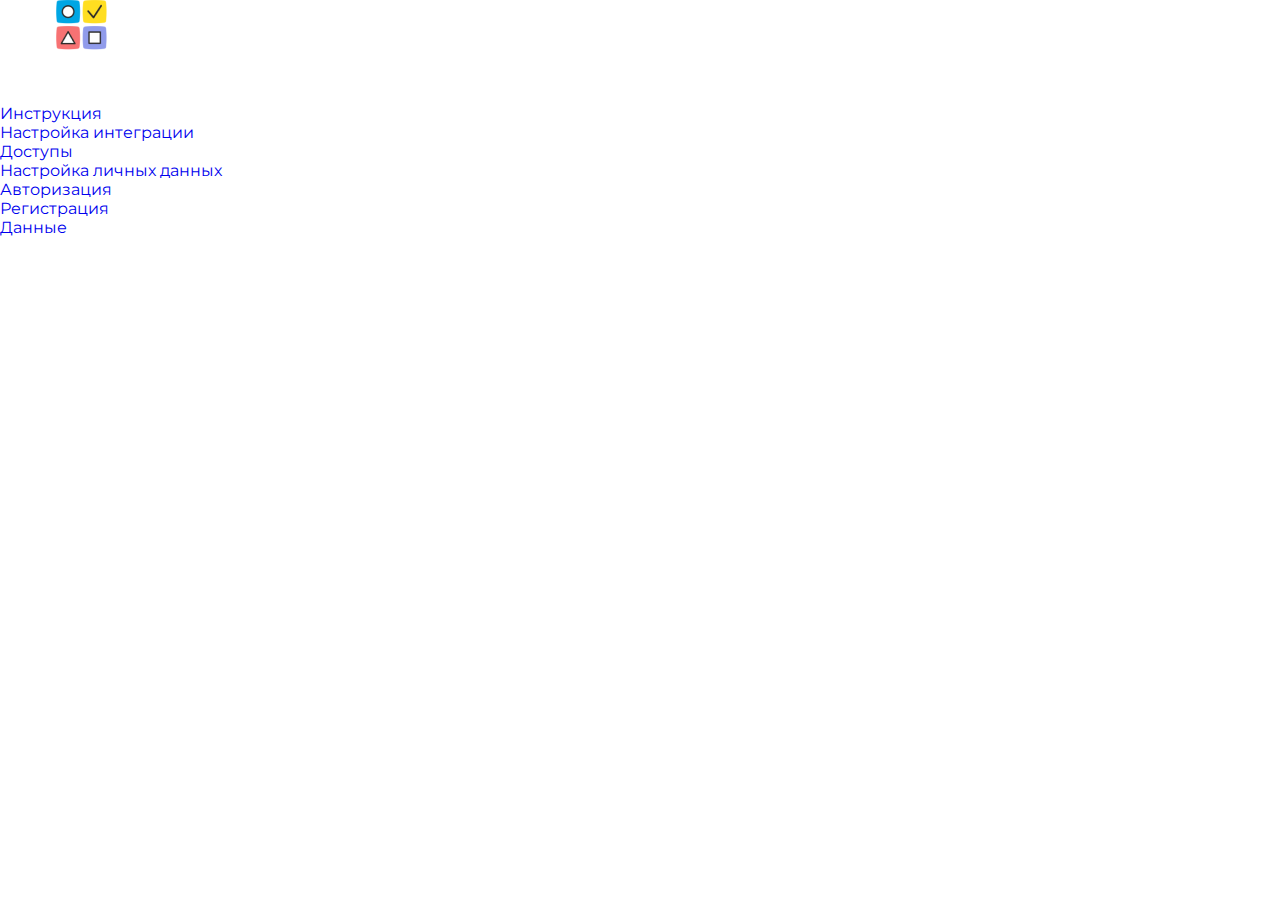
<file: index.html>
﻿<!DOCTYPE html>
<html lang="ru">
	<head>
		<title></title>
		<meta charset="utf-8">
		<meta name="viewport" content="width=device-width, initial-scale=1, shrink-to-fit=no">

		<link href="https://fonts.googleapis.com/css2?family=Montserrat:wght@400;500;600;700&display=swap" rel="stylesheet">
		<link rel="stylesheet" href="css/jquery-ui.min.css">
		<link rel="stylesheet" href="css/style.css">
	</head>
	
	<body>
		<svg style="display: none">
			<symbol id="icon1" viewBox="0 0 24 22">
				<g clip-path="url(#clip0_96_93)">
					<path fill="currentColor" d="M11.6822 6.2878L4.00014 12.7279V19.6786C4.00014 19.8585 4.07037 20.0311 4.1954 20.1584C4.32042 20.2856 4.48999 20.3571 4.6668 20.3571L9.33597 20.3448C9.5122 20.3439 9.68091 20.272 9.80522 20.1449C9.92952 20.0177 9.9993 19.8456 9.9993 19.6663V15.6071C9.9993 15.4272 10.0695 15.2546 10.1946 15.1273C10.3196 15.0001 10.4892 14.9286 10.666 14.9286H13.3326C13.5094 14.9286 13.679 15.0001 13.804 15.1273C13.9291 15.2546 13.9993 15.4272 13.9993 15.6071V19.6633C13.999 19.7526 14.0161 19.8411 14.0494 19.9236C14.0828 20.0062 14.1319 20.0813 14.1938 20.1445C14.2558 20.2077 14.3293 20.2579 14.4104 20.2921C14.4914 20.3264 14.5782 20.344 14.666 20.344L19.3335 20.3571C19.5103 20.3571 19.6798 20.2856 19.8049 20.1584C19.9299 20.0311 20.0001 19.8585 20.0001 19.6786V12.7232L12.3197 6.2878C12.2294 6.21372 12.1169 6.17332 12.001 6.17332C11.885 6.17332 11.7725 6.21372 11.6822 6.2878ZM23.8168 10.665L20.3335 7.74249V1.86818C20.3335 1.73321 20.2808 1.60376 20.187 1.50831C20.0933 1.41287 19.9661 1.35925 19.8335 1.35925H17.5001C17.3675 1.35925 17.2403 1.41287 17.1466 1.50831C17.0528 1.60376 17.0001 1.73321 17.0001 1.86818V4.94762L13.2697 1.82365C12.9117 1.5238 12.4625 1.35985 11.9989 1.35985C11.5353 1.35985 11.086 1.5238 10.7281 1.82365L0.180969 10.665C0.130339 10.7076 0.0884508 10.7599 0.0576975 10.819C0.0269442 10.8781 0.0079287 10.9428 0.00173762 11.0093C-0.00445347 11.0759 0.00230116 11.143 0.0216156 11.2069C0.04093 11.2708 0.0724256 11.3302 0.114303 11.3818L1.1768 12.6965C1.21857 12.7482 1.26993 12.791 1.32797 12.8224C1.386 12.8539 1.44956 12.8734 1.51501 12.8798C1.58045 12.8862 1.6465 12.8794 1.70937 12.8598C1.77224 12.8403 1.83069 12.8082 1.88139 12.7656L11.6822 4.54896C11.7725 4.47488 11.885 4.43448 12.001 4.43448C12.1169 4.43448 12.2294 4.47488 12.3197 4.54896L22.121 12.7656C22.1716 12.8082 22.2299 12.8403 22.2927 12.86C22.3555 12.8796 22.4215 12.8865 22.4869 12.8802C22.5523 12.8739 22.6158 12.8545 22.6738 12.8232C22.7319 12.7919 22.7833 12.7493 22.8251 12.6978L23.8876 11.383C23.9295 11.3312 23.9608 11.2715 23.9799 11.2073C23.999 11.1431 24.0054 11.0758 23.9989 11.009C23.9923 10.9423 23.9728 10.8776 23.9416 10.8185C23.9103 10.7595 23.8679 10.7073 23.8168 10.665Z"/>
				</g>
				<defs>
					<clipPath id="clip0_96_93">
						<rect width="24" height="21.7143" fill="currentColor"/>
					</clipPath>
				</defs>
			</symbol>
			<symbol id="icon2" viewBox="0 0 20 20">
				<path d="M-2 -2H22V22H-2V-2Z" fill="currentColor" />
			</symbol>
			<symbol id="icon3" viewBox="0 0 24 24">
				<path d="M23 8.56254C23 12.7392 19.6141 16.125 15.4375 16.125C14.9554 16.125 14.484 16.0794 14.027 15.9931L12.9952 17.1539C12.8984 17.2627 12.7797 17.3499 12.6469 17.4095C12.514 17.4692 12.3701 17.5 12.2244 17.5H10.625V19.2188C10.625 19.7883 10.1633 20.25 9.59375 20.25H7.875V21.9688C7.875 22.5383 7.4133 23 6.84375 23H2.03125C1.4617 23 1 22.5383 1 21.9688V18.6147C1 18.3412 1.10867 18.0788 1.30203 17.8854L8.25446 10.933C8.00855 10.1873 7.875 9.39055 7.875 8.5625C7.875 4.38585 11.2608 1.00004 15.4375 1C19.6264 0.999957 23 4.37352 23 8.56254ZM15.4375 6.5C15.4375 7.6391 16.3609 8.5625 17.5 8.5625C18.6391 8.5625 19.5625 7.6391 19.5625 6.5C19.5625 5.3609 18.6391 4.4375 17.5 4.4375C16.3609 4.4375 15.4375 5.3609 15.4375 6.5Z" fill="currentColor"/>
			</symbol>
			<symbol id="icon4" viewBox="0 0 24 24">
				<path d="M9.7472 21.734C10.4867 21.9105 11.2437 21.9995 12.0037 21.9995C12.7621 21.9987 13.5177 21.9091 14.2552 21.7325C14.4491 21.6858 14.6239 21.5805 14.7557 21.4309C14.8876 21.2813 14.9702 21.0947 14.9922 20.8965L15.1612 19.361C15.1898 19.0864 15.3154 18.831 15.5155 18.6408C15.7156 18.4506 15.977 18.3381 16.2527 18.3235C16.4362 18.3155 16.6187 18.35 16.7867 18.4235L18.1902 19.039C18.3122 19.0939 18.4444 19.1227 18.5782 19.1235C18.712 19.1244 18.8445 19.0973 18.9672 19.044C19.0907 18.9915 19.2012 18.9135 19.2922 18.815C20.3242 17.7026 21.0946 16.3738 21.5472 14.9255C21.6065 14.7334 21.6046 14.5276 21.5419 14.3365C21.4792 14.1455 21.3588 13.9786 21.1972 13.859L19.9502 12.939C19.8017 12.8311 19.6808 12.6896 19.5974 12.5261C19.5141 12.3625 19.4706 12.1816 19.4706 11.998C19.4706 11.8144 19.5141 11.6335 19.5974 11.4699C19.6808 11.3064 19.8017 11.1649 19.9502 11.057L21.1932 10.139C21.3552 10.0191 21.4759 9.85183 21.5387 9.6603C21.6014 9.46876 21.603 9.26247 21.5432 9.06999C21.0905 7.62152 20.3191 6.29284 19.2857 5.18149C19.1488 5.03514 18.9698 4.9349 18.7735 4.8946C18.5772 4.8543 18.3732 4.87592 18.1897 4.95649L16.7867 5.57449C16.6417 5.63999 16.4837 5.67449 16.3237 5.67449C16.0357 5.67392 15.758 5.56706 15.544 5.3744C15.3299 5.18174 15.1945 4.91684 15.1637 4.63049L14.9937 3.10049C14.9719 2.89968 14.8879 2.71069 14.7535 2.55998C14.619 2.40927 14.4407 2.30438 14.2437 2.25999C13.5099 2.09617 12.761 2.0092 12.0092 2.00049C11.2522 2.00922 10.4982 2.09636 9.7592 2.26049C9.56238 2.30463 9.38428 2.40918 9.2498 2.55953C9.11533 2.70987 9.03121 2.89848 9.0092 3.09899L8.8392 4.62999C8.80713 4.9168 8.6704 5.1817 8.4552 5.37399C8.23558 5.56056 7.95877 5.66641 7.6707 5.67399C7.51182 5.67388 7.35468 5.64085 7.2092 5.57699L5.8092 4.95899C5.6251 4.8777 5.42024 4.85578 5.2231 4.89629C5.02597 4.93679 4.84635 5.0377 4.7092 5.18499C3.67723 6.29659 2.90678 7.6248 2.4542 9.07249C2.39441 9.26489 2.39599 9.47112 2.4587 9.66259C2.52142 9.85405 2.64217 10.0212 2.8042 10.141L4.0482 11.059C4.27043 11.2232 4.42748 11.4607 4.49161 11.7295C4.55574 11.9983 4.52284 12.2811 4.3987 12.528C4.31615 12.6917 4.19626 12.8337 4.0487 12.9425L2.8037 13.862C2.64181 13.9816 2.52115 14.1486 2.45843 14.3399C2.39572 14.5312 2.39407 14.7372 2.4537 14.9295C2.90548 16.3786 3.676 17.7081 4.7087 18.8205C4.84513 18.9677 5.02409 19.0687 5.22064 19.1094C5.41719 19.1501 5.62154 19.1285 5.8052 19.0475L7.2142 18.429C7.3597 18.365 7.5167 18.332 7.6757 18.332H7.6797C7.96662 18.3324 8.24338 18.4382 8.45729 18.6295C8.67119 18.8207 8.8073 19.0839 8.8397 19.369L9.0087 20.8975C9.03071 21.096 9.11345 21.2828 9.24563 21.4326C9.3778 21.5823 9.55297 21.6875 9.7472 21.734ZM12.0002 15.125C11.1714 15.125 10.3765 14.7957 9.79049 14.2097C9.20444 13.6236 8.8752 12.8288 8.8752 12C8.8752 11.1712 9.20444 10.3763 9.79049 9.79028C10.3765 9.20423 11.1714 8.87499 12.0002 8.87499C12.829 8.87499 13.6239 9.20423 14.2099 9.79028C14.796 10.3763 15.1252 11.1712 15.1252 12C15.1252 12.8288 14.796 13.6236 14.2099 14.2097C13.6239 14.7957 12.829 15.125 12.0002 15.125Z" fill="currentColor"/>
			</symbol>


			<symbol id="edit" viewBox="0 0 24 24">
				<path d="M16.6679 4.06797L19.9199 7.33197C20.4719 7.88397 20.4239 8.81997 19.9559 9.29997L10.3439 18.924L3.67188 20.316L5.06387 13.62C5.06387 13.62 14.1839 4.46397 14.6519 3.98397C15.1199 3.51597 16.1159 3.51597 16.6679 4.06797ZM13.3919 7.41597L6.68388 14.148L8.01587 15.48L14.6639 8.69997L13.3919 7.41597ZM9.82787 17.292L16.5239 10.572L15.2399 9.27597L8.53188 15.996L9.82787 17.292Z" fill="currentColor"/>
			</symbol>
			<symbol id="delete" viewBox="0 0 24 24">
				<path d="M21.5 6C21.5 6.24493 21.41 6.48134 21.2473 6.66437C21.0845 6.84741 20.8603 6.96434 20.617 6.993L20.5 7H19.655L18.424 19.52C18.357 20.1994 18.0397 20.8295 17.5338 21.2879C17.0279 21.7462 16.3697 22.0001 15.687 22H8.313C7.63035 22.0001 6.97207 21.7462 6.4662 21.2879C5.96033 20.8295 5.64302 20.1994 5.576 19.52L4.345 7H3.5C3.23478 7 2.98043 6.89464 2.79289 6.70711C2.60536 6.51957 2.5 6.26522 2.5 6C2.5 5.73478 2.60536 5.48043 2.79289 5.29289C2.98043 5.10536 3.23478 5 3.5 5H8.5C8.5 4.54037 8.59053 4.08525 8.76642 3.66061C8.94231 3.23597 9.20012 2.85013 9.52513 2.52513C9.85013 2.20012 10.236 1.94231 10.6606 1.76642C11.0852 1.59053 11.5404 1.5 12 1.5C12.4596 1.5 12.9148 1.59053 13.3394 1.76642C13.764 1.94231 14.1499 2.20012 14.4749 2.52513C14.7999 2.85013 15.0577 3.23597 15.2336 3.66061C15.4095 4.08525 15.5 4.54037 15.5 5H20.5C20.7652 5 21.0196 5.10536 21.2071 5.29289C21.3946 5.48043 21.5 5.73478 21.5 6ZM14.25 9.25C14.0688 9.25001 13.8937 9.31564 13.7571 9.43477C13.6205 9.55389 13.5316 9.71845 13.507 9.898L13.5 10V17L13.507 17.102C13.5317 17.2815 13.6206 17.446 13.7571 17.5651C13.8937 17.6842 14.0688 17.7498 14.25 17.7498C14.4312 17.7498 14.6063 17.6842 14.7429 17.5651C14.8794 17.446 14.9683 17.2815 14.993 17.102L15 17V10L14.993 9.898C14.9684 9.71845 14.8795 9.55389 14.7429 9.43477C14.6063 9.31564 14.4312 9.25001 14.25 9.25ZM9.75 9.25C9.56876 9.25001 9.39366 9.31564 9.25707 9.43477C9.12048 9.55389 9.03165 9.71845 9.007 9.898L9 10V17L9.007 17.102C9.0317 17.2815 9.12055 17.446 9.25714 17.5651C9.39372 17.6842 9.5688 17.7498 9.75 17.7498C9.9312 17.7498 10.1063 17.6842 10.2429 17.5651C10.3794 17.446 10.4683 17.2815 10.493 17.102L10.5 17V10L10.493 9.898C10.4684 9.71845 10.3795 9.55389 10.2429 9.43477C10.1063 9.31564 9.93124 9.25001 9.75 9.25ZM12 3.5C11.6022 3.5 11.2206 3.65804 10.9393 3.93934C10.658 4.22064 10.5 4.60218 10.5 5H13.5C13.5 4.60218 13.342 4.22064 13.0607 3.93934C12.7794 3.65804 12.3978 3.5 12 3.5Z" fill="currentColor"/>
			</symbol>

			<symbol id="search" viewBox="0 0 24 24" fill="none">
				<path d="M21 21L15 15L21 21ZM17 10C17 10.9193 16.8189 11.8295 16.4672 12.6788C16.1154 13.5281 15.5998 14.2997 14.9497 14.9497C14.2997 15.5998 13.5281 16.1154 12.6788 16.4672C11.8295 16.8189 10.9193 17 10 17C9.08075 17 8.1705 16.8189 7.32122 16.4672C6.47194 16.1154 5.70026 15.5998 5.05025 14.9497C4.40024 14.2997 3.88463 13.5281 3.53284 12.6788C3.18106 11.8295 3 10.9193 3 10C3 8.14348 3.7375 6.36301 5.05025 5.05025C6.36301 3.7375 8.14348 3 10 3C11.8565 3 13.637 3.7375 14.9497 5.05025C16.2625 6.36301 17 8.14348 17 10Z" stroke="currentColor" stroke-opacity="0.2" stroke-width="2" stroke-linecap="round" stroke-linejoin="round"/>
			</symbol>
			<symbol id="calendar" viewBox="0 0 24 24" fill="none">
				<path d="M8 7V3V7ZM16 7V3V7ZM7 11H17H7ZM5 21H19C19.5304 21 20.0391 20.7893 20.4142 20.4142C20.7893 20.0391 21 19.5304 21 19V7C21 6.46957 20.7893 5.96086 20.4142 5.58579C20.0391 5.21071 19.5304 5 19 5H5C4.46957 5 3.96086 5.21071 3.58579 5.58579C3.21071 5.96086 3 6.46957 3 7V19C3 19.5304 3.21071 20.0391 3.58579 20.4142C3.96086 20.7893 4.46957 21 5 21Z" stroke="currentColor" stroke-opacity="0.5" stroke-width="2" stroke-linecap="round" stroke-linejoin="round"/>
			</symbol>

			<symbol id="arrow" viewBox="0 0 24 24" fill="none">
				<path d="M19 9L12 16L5 9" stroke="currentColor" stroke-width="2" stroke-linecap="round" stroke-linejoin="round"/>
			</symbol>

		</svg>

		<div class="wrapper">
			<img src="images/logo.png" alt="">
			<ul>
				<li><a href="text.html" target="_blank">Инструкция</a> </li>
				<li><a href="settings.html" target="_blank">Настройка интеграции</a> </li>
				<li><a href="accesses.html" target="_blank">Доступы</a> </li>
				<li><a href="settings-lk.html" target="_blank">Настройка личных данных</a> </li>
				<li><a href="enter.html" target="_blank">Авторизация</a> </li>
				<li><a href="registration.html" target="_blank">Регистрация</a> </li>
				<li><a href="table.html" target="_blank">Данные</a> </li>
			</ul>
		</div>


		<script src="https://code.jquery.com/jquery-3.3.1.js" integrity="sha256-2Kok7MbOyxpgUVvAk/HJ2jigOSYS2auK4Pfzbm7uH60=" crossorigin="anonymous"></script>
		<script src="js/jquery.mask.js"></script>
		<script src="js/jquery-ui.min.js"></script>
		<script src="js/script.js"></script>

	</body>
</html>
</file>
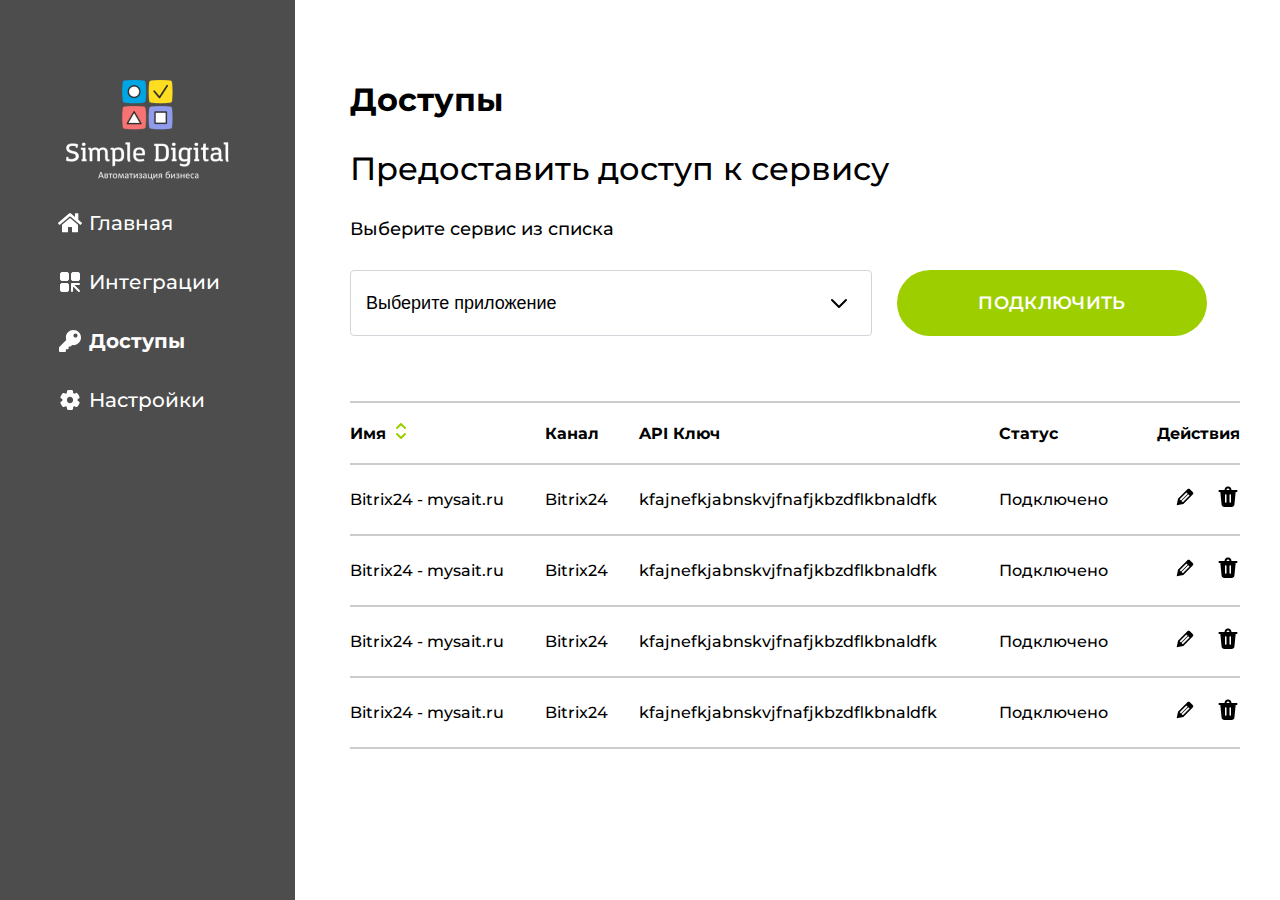
<file: accesses.html>
﻿<!DOCTYPE html>
<html lang="ru">
<head>
	<title></title>
	<meta charset="utf-8">
	<meta name="viewport" content="width=device-width, initial-scale=1, shrink-to-fit=no">

	<link href="https://fonts.googleapis.com/css2?family=Montserrat:wght@400;500;600;700&display=swap" rel="stylesheet">
	<link rel="stylesheet" href="css/jquery-ui.min.css">
	<link rel="stylesheet" href="css/style.css">
</head>

<body>
<svg style="display: none">
	<symbol id="icon1" viewBox="0 0 24 22">
		<g clip-path="url(#clip0_96_93)">
			<path fill="currentColor" d="M11.6822 6.2878L4.00014 12.7279V19.6786C4.00014 19.8585 4.07037 20.0311 4.1954 20.1584C4.32042 20.2856 4.48999 20.3571 4.6668 20.3571L9.33597 20.3448C9.5122 20.3439 9.68091 20.272 9.80522 20.1449C9.92952 20.0177 9.9993 19.8456 9.9993 19.6663V15.6071C9.9993 15.4272 10.0695 15.2546 10.1946 15.1273C10.3196 15.0001 10.4892 14.9286 10.666 14.9286H13.3326C13.5094 14.9286 13.679 15.0001 13.804 15.1273C13.9291 15.2546 13.9993 15.4272 13.9993 15.6071V19.6633C13.999 19.7526 14.0161 19.8411 14.0494 19.9236C14.0828 20.0062 14.1319 20.0813 14.1938 20.1445C14.2558 20.2077 14.3293 20.2579 14.4104 20.2921C14.4914 20.3264 14.5782 20.344 14.666 20.344L19.3335 20.3571C19.5103 20.3571 19.6798 20.2856 19.8049 20.1584C19.9299 20.0311 20.0001 19.8585 20.0001 19.6786V12.7232L12.3197 6.2878C12.2294 6.21372 12.1169 6.17332 12.001 6.17332C11.885 6.17332 11.7725 6.21372 11.6822 6.2878ZM23.8168 10.665L20.3335 7.74249V1.86818C20.3335 1.73321 20.2808 1.60376 20.187 1.50831C20.0933 1.41287 19.9661 1.35925 19.8335 1.35925H17.5001C17.3675 1.35925 17.2403 1.41287 17.1466 1.50831C17.0528 1.60376 17.0001 1.73321 17.0001 1.86818V4.94762L13.2697 1.82365C12.9117 1.5238 12.4625 1.35985 11.9989 1.35985C11.5353 1.35985 11.086 1.5238 10.7281 1.82365L0.180969 10.665C0.130339 10.7076 0.0884508 10.7599 0.0576975 10.819C0.0269442 10.8781 0.0079287 10.9428 0.00173762 11.0093C-0.00445347 11.0759 0.00230116 11.143 0.0216156 11.2069C0.04093 11.2708 0.0724256 11.3302 0.114303 11.3818L1.1768 12.6965C1.21857 12.7482 1.26993 12.791 1.32797 12.8224C1.386 12.8539 1.44956 12.8734 1.51501 12.8798C1.58045 12.8862 1.6465 12.8794 1.70937 12.8598C1.77224 12.8403 1.83069 12.8082 1.88139 12.7656L11.6822 4.54896C11.7725 4.47488 11.885 4.43448 12.001 4.43448C12.1169 4.43448 12.2294 4.47488 12.3197 4.54896L22.121 12.7656C22.1716 12.8082 22.2299 12.8403 22.2927 12.86C22.3555 12.8796 22.4215 12.8865 22.4869 12.8802C22.5523 12.8739 22.6158 12.8545 22.6738 12.8232C22.7319 12.7919 22.7833 12.7493 22.8251 12.6978L23.8876 11.383C23.9295 11.3312 23.9608 11.2715 23.9799 11.2073C23.999 11.1431 24.0054 11.0758 23.9989 11.009C23.9923 10.9423 23.9728 10.8776 23.9416 10.8185C23.9103 10.7595 23.8679 10.7073 23.8168 10.665Z"/>
		</g>
		<defs>
			<clipPath id="clip0_96_93">
				<rect width="24" height="21.7143" fill="currentColor"/>
			</clipPath>
		</defs>
	</symbol>
	<symbol id="icon2" viewBox="0 0 24 24" fill="none">
		<rect x="2.5" y="2.5" width="8" height="8" rx="1.5" fill="currentColor" stroke="currentColor"/>
		<rect x="13.5" y="2.5" width="8" height="8" rx="1.5" fill="currentColor" stroke="currentColor"/>
		<rect x="2.5" y="13.5" width="8" height="8" rx="1.5" fill="currentColor" stroke="currentColor"/>
		<path d="M14 14L21 21M14 14H21H14ZM14 14V21V14Z" stroke="currentColor" stroke-width="2" stroke-linecap="round" stroke-linejoin="round"/>
	</symbol>
	<symbol id="icon3" viewBox="0 0 24 24">
		<path d="M23 8.56254C23 12.7392 19.6141 16.125 15.4375 16.125C14.9554 16.125 14.484 16.0794 14.027 15.9931L12.9952 17.1539C12.8984 17.2627 12.7797 17.3499 12.6469 17.4095C12.514 17.4692 12.3701 17.5 12.2244 17.5H10.625V19.2188C10.625 19.7883 10.1633 20.25 9.59375 20.25H7.875V21.9688C7.875 22.5383 7.4133 23 6.84375 23H2.03125C1.4617 23 1 22.5383 1 21.9688V18.6147C1 18.3412 1.10867 18.0788 1.30203 17.8854L8.25446 10.933C8.00855 10.1873 7.875 9.39055 7.875 8.5625C7.875 4.38585 11.2608 1.00004 15.4375 1C19.6264 0.999957 23 4.37352 23 8.56254ZM15.4375 6.5C15.4375 7.6391 16.3609 8.5625 17.5 8.5625C18.6391 8.5625 19.5625 7.6391 19.5625 6.5C19.5625 5.3609 18.6391 4.4375 17.5 4.4375C16.3609 4.4375 15.4375 5.3609 15.4375 6.5Z" fill="currentColor"/>
	</symbol>
	<symbol id="icon4" viewBox="0 0 24 24">
		<path d="M9.7472 21.734C10.4867 21.9105 11.2437 21.9995 12.0037 21.9995C12.7621 21.9987 13.5177 21.9091 14.2552 21.7325C14.4491 21.6858 14.6239 21.5805 14.7557 21.4309C14.8876 21.2813 14.9702 21.0947 14.9922 20.8965L15.1612 19.361C15.1898 19.0864 15.3154 18.831 15.5155 18.6408C15.7156 18.4506 15.977 18.3381 16.2527 18.3235C16.4362 18.3155 16.6187 18.35 16.7867 18.4235L18.1902 19.039C18.3122 19.0939 18.4444 19.1227 18.5782 19.1235C18.712 19.1244 18.8445 19.0973 18.9672 19.044C19.0907 18.9915 19.2012 18.9135 19.2922 18.815C20.3242 17.7026 21.0946 16.3738 21.5472 14.9255C21.6065 14.7334 21.6046 14.5276 21.5419 14.3365C21.4792 14.1455 21.3588 13.9786 21.1972 13.859L19.9502 12.939C19.8017 12.8311 19.6808 12.6896 19.5974 12.5261C19.5141 12.3625 19.4706 12.1816 19.4706 11.998C19.4706 11.8144 19.5141 11.6335 19.5974 11.4699C19.6808 11.3064 19.8017 11.1649 19.9502 11.057L21.1932 10.139C21.3552 10.0191 21.4759 9.85183 21.5387 9.6603C21.6014 9.46876 21.603 9.26247 21.5432 9.06999C21.0905 7.62152 20.3191 6.29284 19.2857 5.18149C19.1488 5.03514 18.9698 4.9349 18.7735 4.8946C18.5772 4.8543 18.3732 4.87592 18.1897 4.95649L16.7867 5.57449C16.6417 5.63999 16.4837 5.67449 16.3237 5.67449C16.0357 5.67392 15.758 5.56706 15.544 5.3744C15.3299 5.18174 15.1945 4.91684 15.1637 4.63049L14.9937 3.10049C14.9719 2.89968 14.8879 2.71069 14.7535 2.55998C14.619 2.40927 14.4407 2.30438 14.2437 2.25999C13.5099 2.09617 12.761 2.0092 12.0092 2.00049C11.2522 2.00922 10.4982 2.09636 9.7592 2.26049C9.56238 2.30463 9.38428 2.40918 9.2498 2.55953C9.11533 2.70987 9.03121 2.89848 9.0092 3.09899L8.8392 4.62999C8.80713 4.9168 8.6704 5.1817 8.4552 5.37399C8.23558 5.56056 7.95877 5.66641 7.6707 5.67399C7.51182 5.67388 7.35468 5.64085 7.2092 5.57699L5.8092 4.95899C5.6251 4.8777 5.42024 4.85578 5.2231 4.89629C5.02597 4.93679 4.84635 5.0377 4.7092 5.18499C3.67723 6.29659 2.90678 7.6248 2.4542 9.07249C2.39441 9.26489 2.39599 9.47112 2.4587 9.66259C2.52142 9.85405 2.64217 10.0212 2.8042 10.141L4.0482 11.059C4.27043 11.2232 4.42748 11.4607 4.49161 11.7295C4.55574 11.9983 4.52284 12.2811 4.3987 12.528C4.31615 12.6917 4.19626 12.8337 4.0487 12.9425L2.8037 13.862C2.64181 13.9816 2.52115 14.1486 2.45843 14.3399C2.39572 14.5312 2.39407 14.7372 2.4537 14.9295C2.90548 16.3786 3.676 17.7081 4.7087 18.8205C4.84513 18.9677 5.02409 19.0687 5.22064 19.1094C5.41719 19.1501 5.62154 19.1285 5.8052 19.0475L7.2142 18.429C7.3597 18.365 7.5167 18.332 7.6757 18.332H7.6797C7.96662 18.3324 8.24338 18.4382 8.45729 18.6295C8.67119 18.8207 8.8073 19.0839 8.8397 19.369L9.0087 20.8975C9.03071 21.096 9.11345 21.2828 9.24563 21.4326C9.3778 21.5823 9.55297 21.6875 9.7472 21.734ZM12.0002 15.125C11.1714 15.125 10.3765 14.7957 9.79049 14.2097C9.20444 13.6236 8.8752 12.8288 8.8752 12C8.8752 11.1712 9.20444 10.3763 9.79049 9.79028C10.3765 9.20423 11.1714 8.87499 12.0002 8.87499C12.829 8.87499 13.6239 9.20423 14.2099 9.79028C14.796 10.3763 15.1252 11.1712 15.1252 12C15.1252 12.8288 14.796 13.6236 14.2099 14.2097C13.6239 14.7957 12.829 15.125 12.0002 15.125Z" fill="currentColor"/>
	</symbol>


	<symbol id="edit" viewBox="0 0 24 24">
		<path d="M16.6679 4.06797L19.9199 7.33197C20.4719 7.88397 20.4239 8.81997 19.9559 9.29997L10.3439 18.924L3.67188 20.316L5.06387 13.62C5.06387 13.62 14.1839 4.46397 14.6519 3.98397C15.1199 3.51597 16.1159 3.51597 16.6679 4.06797ZM13.3919 7.41597L6.68388 14.148L8.01587 15.48L14.6639 8.69997L13.3919 7.41597ZM9.82787 17.292L16.5239 10.572L15.2399 9.27597L8.53188 15.996L9.82787 17.292Z" fill="currentColor"/>
	</symbol>
	<symbol id="delete" viewBox="0 0 24 24">
		<path d="M21.5 6C21.5 6.24493 21.41 6.48134 21.2473 6.66437C21.0845 6.84741 20.8603 6.96434 20.617 6.993L20.5 7H19.655L18.424 19.52C18.357 20.1994 18.0397 20.8295 17.5338 21.2879C17.0279 21.7462 16.3697 22.0001 15.687 22H8.313C7.63035 22.0001 6.97207 21.7462 6.4662 21.2879C5.96033 20.8295 5.64302 20.1994 5.576 19.52L4.345 7H3.5C3.23478 7 2.98043 6.89464 2.79289 6.70711C2.60536 6.51957 2.5 6.26522 2.5 6C2.5 5.73478 2.60536 5.48043 2.79289 5.29289C2.98043 5.10536 3.23478 5 3.5 5H8.5C8.5 4.54037 8.59053 4.08525 8.76642 3.66061C8.94231 3.23597 9.20012 2.85013 9.52513 2.52513C9.85013 2.20012 10.236 1.94231 10.6606 1.76642C11.0852 1.59053 11.5404 1.5 12 1.5C12.4596 1.5 12.9148 1.59053 13.3394 1.76642C13.764 1.94231 14.1499 2.20012 14.4749 2.52513C14.7999 2.85013 15.0577 3.23597 15.2336 3.66061C15.4095 4.08525 15.5 4.54037 15.5 5H20.5C20.7652 5 21.0196 5.10536 21.2071 5.29289C21.3946 5.48043 21.5 5.73478 21.5 6ZM14.25 9.25C14.0688 9.25001 13.8937 9.31564 13.7571 9.43477C13.6205 9.55389 13.5316 9.71845 13.507 9.898L13.5 10V17L13.507 17.102C13.5317 17.2815 13.6206 17.446 13.7571 17.5651C13.8937 17.6842 14.0688 17.7498 14.25 17.7498C14.4312 17.7498 14.6063 17.6842 14.7429 17.5651C14.8794 17.446 14.9683 17.2815 14.993 17.102L15 17V10L14.993 9.898C14.9684 9.71845 14.8795 9.55389 14.7429 9.43477C14.6063 9.31564 14.4312 9.25001 14.25 9.25ZM9.75 9.25C9.56876 9.25001 9.39366 9.31564 9.25707 9.43477C9.12048 9.55389 9.03165 9.71845 9.007 9.898L9 10V17L9.007 17.102C9.0317 17.2815 9.12055 17.446 9.25714 17.5651C9.39372 17.6842 9.5688 17.7498 9.75 17.7498C9.9312 17.7498 10.1063 17.6842 10.2429 17.5651C10.3794 17.446 10.4683 17.2815 10.493 17.102L10.5 17V10L10.493 9.898C10.4684 9.71845 10.3795 9.55389 10.2429 9.43477C10.1063 9.31564 9.93124 9.25001 9.75 9.25ZM12 3.5C11.6022 3.5 11.2206 3.65804 10.9393 3.93934C10.658 4.22064 10.5 4.60218 10.5 5H13.5C13.5 4.60218 13.342 4.22064 13.0607 3.93934C12.7794 3.65804 12.3978 3.5 12 3.5Z" fill="currentColor"/>
	</symbol>

	<symbol id="search" viewBox="0 0 24 24" fill="none">
		<path d="M21 21L15 15L21 21ZM17 10C17 10.9193 16.8189 11.8295 16.4672 12.6788C16.1154 13.5281 15.5998 14.2997 14.9497 14.9497C14.2997 15.5998 13.5281 16.1154 12.6788 16.4672C11.8295 16.8189 10.9193 17 10 17C9.08075 17 8.1705 16.8189 7.32122 16.4672C6.47194 16.1154 5.70026 15.5998 5.05025 14.9497C4.40024 14.2997 3.88463 13.5281 3.53284 12.6788C3.18106 11.8295 3 10.9193 3 10C3 8.14348 3.7375 6.36301 5.05025 5.05025C6.36301 3.7375 8.14348 3 10 3C11.8565 3 13.637 3.7375 14.9497 5.05025C16.2625 6.36301 17 8.14348 17 10Z" stroke="currentColor" stroke-opacity="0.2" stroke-width="2" stroke-linecap="round" stroke-linejoin="round"/>
	</symbol>
	<symbol id="calendar" viewBox="0 0 24 24" fill="none">
		<path d="M8 7V3V7ZM16 7V3V7ZM7 11H17H7ZM5 21H19C19.5304 21 20.0391 20.7893 20.4142 20.4142C20.7893 20.0391 21 19.5304 21 19V7C21 6.46957 20.7893 5.96086 20.4142 5.58579C20.0391 5.21071 19.5304 5 19 5H5C4.46957 5 3.96086 5.21071 3.58579 5.58579C3.21071 5.96086 3 6.46957 3 7V19C3 19.5304 3.21071 20.0391 3.58579 20.4142C3.96086 20.7893 4.46957 21 5 21Z" stroke="currentColor" stroke-opacity="0.5" stroke-width="2" stroke-linecap="round" stroke-linejoin="round"/>
	</symbol>

	<symbol id="arrow" viewBox="0 0 24 24" fill="none">
		<path d="M19 9L12 16L5 9" stroke="currentColor" stroke-width="2" stroke-linecap="round" stroke-linejoin="round"/>
	</symbol>

</svg>

		<div class="wrapper">
			<div class="main">
				<header class="header">
					<div class="container">
						<div class="header__inner">
							<a href="#" class="header__logo"><img src="images/logo.png" alt=""></a>
							<ul class="header__menu">
								<li><a href="#"><svg><use xlink:href="#icon1"></use></svg> Главная</a> </li>
								<li><a href="#"><svg><use xlink:href="#icon2"></use></svg> Интеграции</a> </li>
								<li class="active"><a href="#"><svg><use xlink:href="#icon3"></use></svg> Доступы</a> </li>
								<li><a href="#"><svg><use xlink:href="#icon4"></use></svg> Настройки</a> </li>
							</ul>
							<div class="header__toggler">
								<span></span>
								<span></span>
								<span></span>
							</div>
						</div>
					</div>
				</header>

				<div class="content">
					<div class="accesses">
						<h1>Доступы</h1>

						<div class="accesses__title">Предоставить доступ к сервису</div>
						<div class="accesses__in">
							<div class="accesses__in-title">Выберите сервис из списка</div>

							<div class="accesses__in-sel">
								<div class="select">
									<select>
										<option value="1">Выберите приложение</option>
									</select>
								</div>
								<a href="#" class="button button-primary">Подключить</a>
							</div>
						</div>

						<div class="accesses__table">
							<table>
								<thead>
								<tr>
									<th>Имя <span><img src="images/svg/sort.svg" alt=""></span></th>
									<th>Канал</th>
									<th>API Ключ</th>
									<th>Статус</th>
									<th>Действия</th>
								</tr>
								</thead>

								<tbody>
								<tr>
									<td>Bitrix24 - mysait.ru</td>
									<td>Bitrix24</td>
									<td>kfajnefkjabnskvjfnafjkbzdflkbnaldfk</td>
									<td>Подключено</td>
									<td>
										<span class="edit"><svg><use xlink:href="#edit"></use></svg></span>
										<span class="delete"><svg><use xlink:href="#delete"></use></svg></span>
									</td>
								</tr>
								<tr>
									<td>Bitrix24 - mysait.ru</td>
									<td>Bitrix24</td>
									<td>kfajnefkjabnskvjfnafjkbzdflkbnaldfk</td>
									<td>Подключено</td>
									<td>
										<span class="edit"><svg><use xlink:href="#edit"></use></svg></span>
										<span class="delete"><svg><use xlink:href="#delete"></use></svg></span>
									</td>
								</tr>
								<tr>
									<td>Bitrix24 - mysait.ru</td>
									<td>Bitrix24</td>
									<td>kfajnefkjabnskvjfnafjkbzdflkbnaldfk</td>
									<td>Подключено</td>
									<td>
										<span class="edit"><svg><use xlink:href="#edit"></use></svg></span>
										<span class="delete"><svg><use xlink:href="#delete"></use></svg></span>
									</td>
								</tr>
								<tr>
									<td>Bitrix24 - mysait.ru</td>
									<td>Bitrix24</td>
									<td>kfajnefkjabnskvjfnafjkbzdflkbnaldfk</td>
									<td>Подключено</td>
									<td>
										<span class="edit"><svg><use xlink:href="#edit"></use></svg></span>
										<span class="delete"><svg><use xlink:href="#delete"></use></svg></span>
									</td>
								</tr>
								</tbody>
							</table>
						</div>

					</div>
				</div>
			</div>
		</div>

<script src="https://code.jquery.com/jquery-3.3.1.js" integrity="sha256-2Kok7MbOyxpgUVvAk/HJ2jigOSYS2auK4Pfzbm7uH60=" crossorigin="anonymous"></script>
<script src="js/jquery.mask.js"></script>
<script src="js/jquery-ui.min.js"></script>
<script src="js/script.js"></script>
	</body>
</html>
</file>
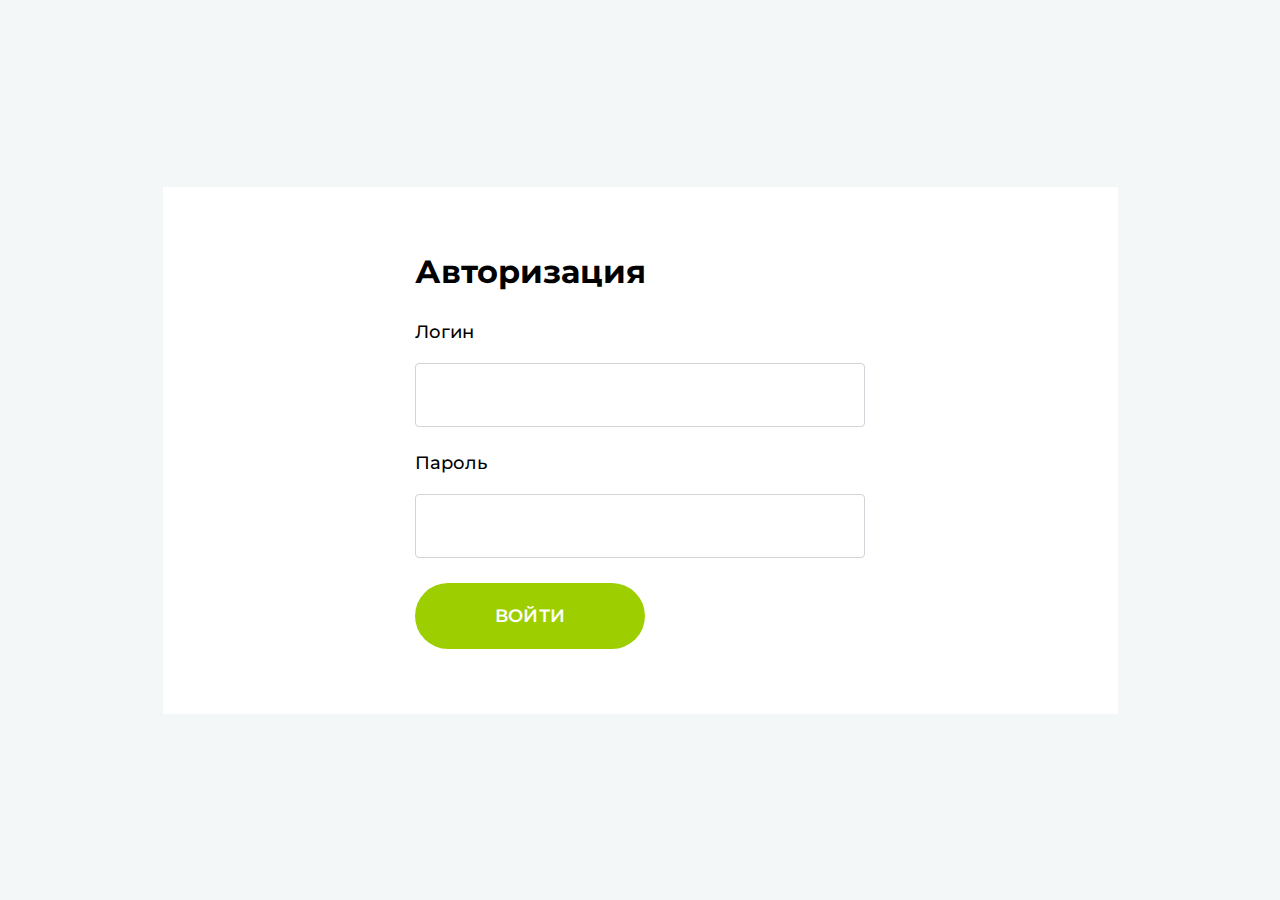
<file: enter.html>
﻿<!DOCTYPE html>
<html lang="ru">
<head>
	<title></title>
	<meta charset="utf-8">
	<meta name="viewport" content="width=device-width, initial-scale=1, shrink-to-fit=no">

	<link href="https://fonts.googleapis.com/css2?family=Montserrat:wght@400;500;600;700&display=swap" rel="stylesheet">
	<link rel="stylesheet" href="css/jquery-ui.min.css">
	<link rel="stylesheet" href="css/style.css">
</head>

<body>
<svg style="display: none">
	<symbol id="icon1" viewBox="0 0 24 22">
		<g clip-path="url(#clip0_96_93)">
			<path fill="currentColor" d="M11.6822 6.2878L4.00014 12.7279V19.6786C4.00014 19.8585 4.07037 20.0311 4.1954 20.1584C4.32042 20.2856 4.48999 20.3571 4.6668 20.3571L9.33597 20.3448C9.5122 20.3439 9.68091 20.272 9.80522 20.1449C9.92952 20.0177 9.9993 19.8456 9.9993 19.6663V15.6071C9.9993 15.4272 10.0695 15.2546 10.1946 15.1273C10.3196 15.0001 10.4892 14.9286 10.666 14.9286H13.3326C13.5094 14.9286 13.679 15.0001 13.804 15.1273C13.9291 15.2546 13.9993 15.4272 13.9993 15.6071V19.6633C13.999 19.7526 14.0161 19.8411 14.0494 19.9236C14.0828 20.0062 14.1319 20.0813 14.1938 20.1445C14.2558 20.2077 14.3293 20.2579 14.4104 20.2921C14.4914 20.3264 14.5782 20.344 14.666 20.344L19.3335 20.3571C19.5103 20.3571 19.6798 20.2856 19.8049 20.1584C19.9299 20.0311 20.0001 19.8585 20.0001 19.6786V12.7232L12.3197 6.2878C12.2294 6.21372 12.1169 6.17332 12.001 6.17332C11.885 6.17332 11.7725 6.21372 11.6822 6.2878ZM23.8168 10.665L20.3335 7.74249V1.86818C20.3335 1.73321 20.2808 1.60376 20.187 1.50831C20.0933 1.41287 19.9661 1.35925 19.8335 1.35925H17.5001C17.3675 1.35925 17.2403 1.41287 17.1466 1.50831C17.0528 1.60376 17.0001 1.73321 17.0001 1.86818V4.94762L13.2697 1.82365C12.9117 1.5238 12.4625 1.35985 11.9989 1.35985C11.5353 1.35985 11.086 1.5238 10.7281 1.82365L0.180969 10.665C0.130339 10.7076 0.0884508 10.7599 0.0576975 10.819C0.0269442 10.8781 0.0079287 10.9428 0.00173762 11.0093C-0.00445347 11.0759 0.00230116 11.143 0.0216156 11.2069C0.04093 11.2708 0.0724256 11.3302 0.114303 11.3818L1.1768 12.6965C1.21857 12.7482 1.26993 12.791 1.32797 12.8224C1.386 12.8539 1.44956 12.8734 1.51501 12.8798C1.58045 12.8862 1.6465 12.8794 1.70937 12.8598C1.77224 12.8403 1.83069 12.8082 1.88139 12.7656L11.6822 4.54896C11.7725 4.47488 11.885 4.43448 12.001 4.43448C12.1169 4.43448 12.2294 4.47488 12.3197 4.54896L22.121 12.7656C22.1716 12.8082 22.2299 12.8403 22.2927 12.86C22.3555 12.8796 22.4215 12.8865 22.4869 12.8802C22.5523 12.8739 22.6158 12.8545 22.6738 12.8232C22.7319 12.7919 22.7833 12.7493 22.8251 12.6978L23.8876 11.383C23.9295 11.3312 23.9608 11.2715 23.9799 11.2073C23.999 11.1431 24.0054 11.0758 23.9989 11.009C23.9923 10.9423 23.9728 10.8776 23.9416 10.8185C23.9103 10.7595 23.8679 10.7073 23.8168 10.665Z"/>
		</g>
		<defs>
			<clipPath id="clip0_96_93">
				<rect width="24" height="21.7143" fill="currentColor"/>
			</clipPath>
		</defs>
	</symbol>
	<symbol id="icon2" viewBox="0 0 24 24" fill="none">
		<rect x="2.5" y="2.5" width="8" height="8" rx="1.5" fill="currentColor" stroke="currentColor"/>
		<rect x="13.5" y="2.5" width="8" height="8" rx="1.5" fill="currentColor" stroke="currentColor"/>
		<rect x="2.5" y="13.5" width="8" height="8" rx="1.5" fill="currentColor" stroke="currentColor"/>
		<path d="M14 14L21 21M14 14H21H14ZM14 14V21V14Z" stroke="currentColor" stroke-width="2" stroke-linecap="round" stroke-linejoin="round"/>
	</symbol>
	<symbol id="icon3" viewBox="0 0 24 24">
		<path d="M23 8.56254C23 12.7392 19.6141 16.125 15.4375 16.125C14.9554 16.125 14.484 16.0794 14.027 15.9931L12.9952 17.1539C12.8984 17.2627 12.7797 17.3499 12.6469 17.4095C12.514 17.4692 12.3701 17.5 12.2244 17.5H10.625V19.2188C10.625 19.7883 10.1633 20.25 9.59375 20.25H7.875V21.9688C7.875 22.5383 7.4133 23 6.84375 23H2.03125C1.4617 23 1 22.5383 1 21.9688V18.6147C1 18.3412 1.10867 18.0788 1.30203 17.8854L8.25446 10.933C8.00855 10.1873 7.875 9.39055 7.875 8.5625C7.875 4.38585 11.2608 1.00004 15.4375 1C19.6264 0.999957 23 4.37352 23 8.56254ZM15.4375 6.5C15.4375 7.6391 16.3609 8.5625 17.5 8.5625C18.6391 8.5625 19.5625 7.6391 19.5625 6.5C19.5625 5.3609 18.6391 4.4375 17.5 4.4375C16.3609 4.4375 15.4375 5.3609 15.4375 6.5Z" fill="currentColor"/>
	</symbol>
	<symbol id="icon4" viewBox="0 0 24 24">
		<path d="M9.7472 21.734C10.4867 21.9105 11.2437 21.9995 12.0037 21.9995C12.7621 21.9987 13.5177 21.9091 14.2552 21.7325C14.4491 21.6858 14.6239 21.5805 14.7557 21.4309C14.8876 21.2813 14.9702 21.0947 14.9922 20.8965L15.1612 19.361C15.1898 19.0864 15.3154 18.831 15.5155 18.6408C15.7156 18.4506 15.977 18.3381 16.2527 18.3235C16.4362 18.3155 16.6187 18.35 16.7867 18.4235L18.1902 19.039C18.3122 19.0939 18.4444 19.1227 18.5782 19.1235C18.712 19.1244 18.8445 19.0973 18.9672 19.044C19.0907 18.9915 19.2012 18.9135 19.2922 18.815C20.3242 17.7026 21.0946 16.3738 21.5472 14.9255C21.6065 14.7334 21.6046 14.5276 21.5419 14.3365C21.4792 14.1455 21.3588 13.9786 21.1972 13.859L19.9502 12.939C19.8017 12.8311 19.6808 12.6896 19.5974 12.5261C19.5141 12.3625 19.4706 12.1816 19.4706 11.998C19.4706 11.8144 19.5141 11.6335 19.5974 11.4699C19.6808 11.3064 19.8017 11.1649 19.9502 11.057L21.1932 10.139C21.3552 10.0191 21.4759 9.85183 21.5387 9.6603C21.6014 9.46876 21.603 9.26247 21.5432 9.06999C21.0905 7.62152 20.3191 6.29284 19.2857 5.18149C19.1488 5.03514 18.9698 4.9349 18.7735 4.8946C18.5772 4.8543 18.3732 4.87592 18.1897 4.95649L16.7867 5.57449C16.6417 5.63999 16.4837 5.67449 16.3237 5.67449C16.0357 5.67392 15.758 5.56706 15.544 5.3744C15.3299 5.18174 15.1945 4.91684 15.1637 4.63049L14.9937 3.10049C14.9719 2.89968 14.8879 2.71069 14.7535 2.55998C14.619 2.40927 14.4407 2.30438 14.2437 2.25999C13.5099 2.09617 12.761 2.0092 12.0092 2.00049C11.2522 2.00922 10.4982 2.09636 9.7592 2.26049C9.56238 2.30463 9.38428 2.40918 9.2498 2.55953C9.11533 2.70987 9.03121 2.89848 9.0092 3.09899L8.8392 4.62999C8.80713 4.9168 8.6704 5.1817 8.4552 5.37399C8.23558 5.56056 7.95877 5.66641 7.6707 5.67399C7.51182 5.67388 7.35468 5.64085 7.2092 5.57699L5.8092 4.95899C5.6251 4.8777 5.42024 4.85578 5.2231 4.89629C5.02597 4.93679 4.84635 5.0377 4.7092 5.18499C3.67723 6.29659 2.90678 7.6248 2.4542 9.07249C2.39441 9.26489 2.39599 9.47112 2.4587 9.66259C2.52142 9.85405 2.64217 10.0212 2.8042 10.141L4.0482 11.059C4.27043 11.2232 4.42748 11.4607 4.49161 11.7295C4.55574 11.9983 4.52284 12.2811 4.3987 12.528C4.31615 12.6917 4.19626 12.8337 4.0487 12.9425L2.8037 13.862C2.64181 13.9816 2.52115 14.1486 2.45843 14.3399C2.39572 14.5312 2.39407 14.7372 2.4537 14.9295C2.90548 16.3786 3.676 17.7081 4.7087 18.8205C4.84513 18.9677 5.02409 19.0687 5.22064 19.1094C5.41719 19.1501 5.62154 19.1285 5.8052 19.0475L7.2142 18.429C7.3597 18.365 7.5167 18.332 7.6757 18.332H7.6797C7.96662 18.3324 8.24338 18.4382 8.45729 18.6295C8.67119 18.8207 8.8073 19.0839 8.8397 19.369L9.0087 20.8975C9.03071 21.096 9.11345 21.2828 9.24563 21.4326C9.3778 21.5823 9.55297 21.6875 9.7472 21.734ZM12.0002 15.125C11.1714 15.125 10.3765 14.7957 9.79049 14.2097C9.20444 13.6236 8.8752 12.8288 8.8752 12C8.8752 11.1712 9.20444 10.3763 9.79049 9.79028C10.3765 9.20423 11.1714 8.87499 12.0002 8.87499C12.829 8.87499 13.6239 9.20423 14.2099 9.79028C14.796 10.3763 15.1252 11.1712 15.1252 12C15.1252 12.8288 14.796 13.6236 14.2099 14.2097C13.6239 14.7957 12.829 15.125 12.0002 15.125Z" fill="currentColor"/>
	</symbol>


	<symbol id="edit" viewBox="0 0 24 24">
		<path d="M16.6679 4.06797L19.9199 7.33197C20.4719 7.88397 20.4239 8.81997 19.9559 9.29997L10.3439 18.924L3.67188 20.316L5.06387 13.62C5.06387 13.62 14.1839 4.46397 14.6519 3.98397C15.1199 3.51597 16.1159 3.51597 16.6679 4.06797ZM13.3919 7.41597L6.68388 14.148L8.01587 15.48L14.6639 8.69997L13.3919 7.41597ZM9.82787 17.292L16.5239 10.572L15.2399 9.27597L8.53188 15.996L9.82787 17.292Z" fill="currentColor"/>
	</symbol>
	<symbol id="delete" viewBox="0 0 24 24">
		<path d="M21.5 6C21.5 6.24493 21.41 6.48134 21.2473 6.66437C21.0845 6.84741 20.8603 6.96434 20.617 6.993L20.5 7H19.655L18.424 19.52C18.357 20.1994 18.0397 20.8295 17.5338 21.2879C17.0279 21.7462 16.3697 22.0001 15.687 22H8.313C7.63035 22.0001 6.97207 21.7462 6.4662 21.2879C5.96033 20.8295 5.64302 20.1994 5.576 19.52L4.345 7H3.5C3.23478 7 2.98043 6.89464 2.79289 6.70711C2.60536 6.51957 2.5 6.26522 2.5 6C2.5 5.73478 2.60536 5.48043 2.79289 5.29289C2.98043 5.10536 3.23478 5 3.5 5H8.5C8.5 4.54037 8.59053 4.08525 8.76642 3.66061C8.94231 3.23597 9.20012 2.85013 9.52513 2.52513C9.85013 2.20012 10.236 1.94231 10.6606 1.76642C11.0852 1.59053 11.5404 1.5 12 1.5C12.4596 1.5 12.9148 1.59053 13.3394 1.76642C13.764 1.94231 14.1499 2.20012 14.4749 2.52513C14.7999 2.85013 15.0577 3.23597 15.2336 3.66061C15.4095 4.08525 15.5 4.54037 15.5 5H20.5C20.7652 5 21.0196 5.10536 21.2071 5.29289C21.3946 5.48043 21.5 5.73478 21.5 6ZM14.25 9.25C14.0688 9.25001 13.8937 9.31564 13.7571 9.43477C13.6205 9.55389 13.5316 9.71845 13.507 9.898L13.5 10V17L13.507 17.102C13.5317 17.2815 13.6206 17.446 13.7571 17.5651C13.8937 17.6842 14.0688 17.7498 14.25 17.7498C14.4312 17.7498 14.6063 17.6842 14.7429 17.5651C14.8794 17.446 14.9683 17.2815 14.993 17.102L15 17V10L14.993 9.898C14.9684 9.71845 14.8795 9.55389 14.7429 9.43477C14.6063 9.31564 14.4312 9.25001 14.25 9.25ZM9.75 9.25C9.56876 9.25001 9.39366 9.31564 9.25707 9.43477C9.12048 9.55389 9.03165 9.71845 9.007 9.898L9 10V17L9.007 17.102C9.0317 17.2815 9.12055 17.446 9.25714 17.5651C9.39372 17.6842 9.5688 17.7498 9.75 17.7498C9.9312 17.7498 10.1063 17.6842 10.2429 17.5651C10.3794 17.446 10.4683 17.2815 10.493 17.102L10.5 17V10L10.493 9.898C10.4684 9.71845 10.3795 9.55389 10.2429 9.43477C10.1063 9.31564 9.93124 9.25001 9.75 9.25ZM12 3.5C11.6022 3.5 11.2206 3.65804 10.9393 3.93934C10.658 4.22064 10.5 4.60218 10.5 5H13.5C13.5 4.60218 13.342 4.22064 13.0607 3.93934C12.7794 3.65804 12.3978 3.5 12 3.5Z" fill="currentColor"/>
	</symbol>

	<symbol id="search" viewBox="0 0 24 24" fill="none">
		<path d="M21 21L15 15L21 21ZM17 10C17 10.9193 16.8189 11.8295 16.4672 12.6788C16.1154 13.5281 15.5998 14.2997 14.9497 14.9497C14.2997 15.5998 13.5281 16.1154 12.6788 16.4672C11.8295 16.8189 10.9193 17 10 17C9.08075 17 8.1705 16.8189 7.32122 16.4672C6.47194 16.1154 5.70026 15.5998 5.05025 14.9497C4.40024 14.2997 3.88463 13.5281 3.53284 12.6788C3.18106 11.8295 3 10.9193 3 10C3 8.14348 3.7375 6.36301 5.05025 5.05025C6.36301 3.7375 8.14348 3 10 3C11.8565 3 13.637 3.7375 14.9497 5.05025C16.2625 6.36301 17 8.14348 17 10Z" stroke="currentColor" stroke-opacity="0.2" stroke-width="2" stroke-linecap="round" stroke-linejoin="round"/>
	</symbol>
	<symbol id="calendar" viewBox="0 0 24 24" fill="none">
		<path d="M8 7V3V7ZM16 7V3V7ZM7 11H17H7ZM5 21H19C19.5304 21 20.0391 20.7893 20.4142 20.4142C20.7893 20.0391 21 19.5304 21 19V7C21 6.46957 20.7893 5.96086 20.4142 5.58579C20.0391 5.21071 19.5304 5 19 5H5C4.46957 5 3.96086 5.21071 3.58579 5.58579C3.21071 5.96086 3 6.46957 3 7V19C3 19.5304 3.21071 20.0391 3.58579 20.4142C3.96086 20.7893 4.46957 21 5 21Z" stroke="currentColor" stroke-opacity="0.5" stroke-width="2" stroke-linecap="round" stroke-linejoin="round"/>
	</symbol>

	<symbol id="arrow" viewBox="0 0 24 24" fill="none">
		<path d="M19 9L12 16L5 9" stroke="currentColor" stroke-width="2" stroke-linecap="round" stroke-linejoin="round"/>
	</symbol>

</svg>

		<div class="wrapper">
			<div class="page">
				<div class="page__inner">
					<div class="setting-lk">
						<h1>Авторизация</h1>

						<form>
							<div class="setting-lk__inner">
								<div class="setting-lk__cell">
									<label>Логин</label>
									<input type="text" class="input">
								</div>

								<div class="setting-lk__cell">
									<label>Пароль</label>
									<input type="password" class="input">
								</div>
								<div class="setting-lk__cell">
									<button type="button" class="button button-primary">Войти</button>
								</div>
							</div>
						</form>

					</div>
				</div>
			</div>
		</div>


<script src="https://code.jquery.com/jquery-3.3.1.js" integrity="sha256-2Kok7MbOyxpgUVvAk/HJ2jigOSYS2auK4Pfzbm7uH60=" crossorigin="anonymous"></script>
<script src="js/jquery.mask.js"></script>
<script src="js/jquery-ui.min.js"></script>
<script src="js/script.js"></script>

	</body>
</html>
</file>
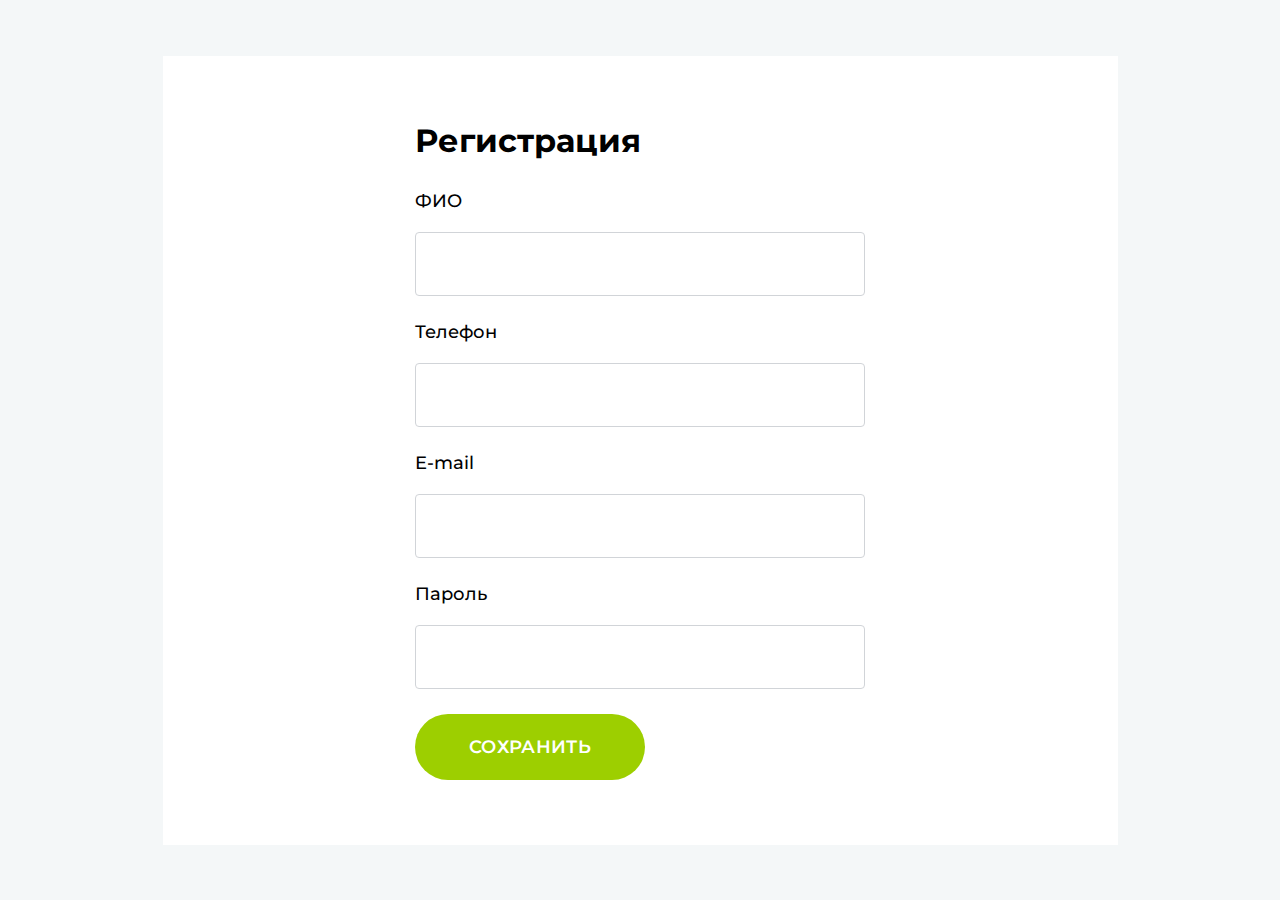
<file: registration.html>
﻿<!DOCTYPE html>
<html lang="ru">
<head>
	<title></title>
	<meta charset="utf-8">
	<meta name="viewport" content="width=device-width, initial-scale=1, shrink-to-fit=no">

	<link href="https://fonts.googleapis.com/css2?family=Montserrat:wght@400;500;600;700&display=swap" rel="stylesheet">
	<link rel="stylesheet" href="css/jquery-ui.min.css">
	<link rel="stylesheet" href="css/style.css">
</head>

<body>
<svg style="display: none">
	<symbol id="icon1" viewBox="0 0 24 22">
		<g clip-path="url(#clip0_96_93)">
			<path fill="currentColor" d="M11.6822 6.2878L4.00014 12.7279V19.6786C4.00014 19.8585 4.07037 20.0311 4.1954 20.1584C4.32042 20.2856 4.48999 20.3571 4.6668 20.3571L9.33597 20.3448C9.5122 20.3439 9.68091 20.272 9.80522 20.1449C9.92952 20.0177 9.9993 19.8456 9.9993 19.6663V15.6071C9.9993 15.4272 10.0695 15.2546 10.1946 15.1273C10.3196 15.0001 10.4892 14.9286 10.666 14.9286H13.3326C13.5094 14.9286 13.679 15.0001 13.804 15.1273C13.9291 15.2546 13.9993 15.4272 13.9993 15.6071V19.6633C13.999 19.7526 14.0161 19.8411 14.0494 19.9236C14.0828 20.0062 14.1319 20.0813 14.1938 20.1445C14.2558 20.2077 14.3293 20.2579 14.4104 20.2921C14.4914 20.3264 14.5782 20.344 14.666 20.344L19.3335 20.3571C19.5103 20.3571 19.6798 20.2856 19.8049 20.1584C19.9299 20.0311 20.0001 19.8585 20.0001 19.6786V12.7232L12.3197 6.2878C12.2294 6.21372 12.1169 6.17332 12.001 6.17332C11.885 6.17332 11.7725 6.21372 11.6822 6.2878ZM23.8168 10.665L20.3335 7.74249V1.86818C20.3335 1.73321 20.2808 1.60376 20.187 1.50831C20.0933 1.41287 19.9661 1.35925 19.8335 1.35925H17.5001C17.3675 1.35925 17.2403 1.41287 17.1466 1.50831C17.0528 1.60376 17.0001 1.73321 17.0001 1.86818V4.94762L13.2697 1.82365C12.9117 1.5238 12.4625 1.35985 11.9989 1.35985C11.5353 1.35985 11.086 1.5238 10.7281 1.82365L0.180969 10.665C0.130339 10.7076 0.0884508 10.7599 0.0576975 10.819C0.0269442 10.8781 0.0079287 10.9428 0.00173762 11.0093C-0.00445347 11.0759 0.00230116 11.143 0.0216156 11.2069C0.04093 11.2708 0.0724256 11.3302 0.114303 11.3818L1.1768 12.6965C1.21857 12.7482 1.26993 12.791 1.32797 12.8224C1.386 12.8539 1.44956 12.8734 1.51501 12.8798C1.58045 12.8862 1.6465 12.8794 1.70937 12.8598C1.77224 12.8403 1.83069 12.8082 1.88139 12.7656L11.6822 4.54896C11.7725 4.47488 11.885 4.43448 12.001 4.43448C12.1169 4.43448 12.2294 4.47488 12.3197 4.54896L22.121 12.7656C22.1716 12.8082 22.2299 12.8403 22.2927 12.86C22.3555 12.8796 22.4215 12.8865 22.4869 12.8802C22.5523 12.8739 22.6158 12.8545 22.6738 12.8232C22.7319 12.7919 22.7833 12.7493 22.8251 12.6978L23.8876 11.383C23.9295 11.3312 23.9608 11.2715 23.9799 11.2073C23.999 11.1431 24.0054 11.0758 23.9989 11.009C23.9923 10.9423 23.9728 10.8776 23.9416 10.8185C23.9103 10.7595 23.8679 10.7073 23.8168 10.665Z"/>
		</g>
		<defs>
			<clipPath id="clip0_96_93">
				<rect width="24" height="21.7143" fill="currentColor"/>
			</clipPath>
		</defs>
	</symbol>
	<symbol id="icon2" viewBox="0 0 24 24" fill="none">
		<rect x="2.5" y="2.5" width="8" height="8" rx="1.5" fill="currentColor" stroke="currentColor"/>
		<rect x="13.5" y="2.5" width="8" height="8" rx="1.5" fill="currentColor" stroke="currentColor"/>
		<rect x="2.5" y="13.5" width="8" height="8" rx="1.5" fill="currentColor" stroke="currentColor"/>
		<path d="M14 14L21 21M14 14H21H14ZM14 14V21V14Z" stroke="currentColor" stroke-width="2" stroke-linecap="round" stroke-linejoin="round"/>
	</symbol>
	<symbol id="icon3" viewBox="0 0 24 24">
		<path d="M23 8.56254C23 12.7392 19.6141 16.125 15.4375 16.125C14.9554 16.125 14.484 16.0794 14.027 15.9931L12.9952 17.1539C12.8984 17.2627 12.7797 17.3499 12.6469 17.4095C12.514 17.4692 12.3701 17.5 12.2244 17.5H10.625V19.2188C10.625 19.7883 10.1633 20.25 9.59375 20.25H7.875V21.9688C7.875 22.5383 7.4133 23 6.84375 23H2.03125C1.4617 23 1 22.5383 1 21.9688V18.6147C1 18.3412 1.10867 18.0788 1.30203 17.8854L8.25446 10.933C8.00855 10.1873 7.875 9.39055 7.875 8.5625C7.875 4.38585 11.2608 1.00004 15.4375 1C19.6264 0.999957 23 4.37352 23 8.56254ZM15.4375 6.5C15.4375 7.6391 16.3609 8.5625 17.5 8.5625C18.6391 8.5625 19.5625 7.6391 19.5625 6.5C19.5625 5.3609 18.6391 4.4375 17.5 4.4375C16.3609 4.4375 15.4375 5.3609 15.4375 6.5Z" fill="currentColor"/>
	</symbol>
	<symbol id="icon4" viewBox="0 0 24 24">
		<path d="M9.7472 21.734C10.4867 21.9105 11.2437 21.9995 12.0037 21.9995C12.7621 21.9987 13.5177 21.9091 14.2552 21.7325C14.4491 21.6858 14.6239 21.5805 14.7557 21.4309C14.8876 21.2813 14.9702 21.0947 14.9922 20.8965L15.1612 19.361C15.1898 19.0864 15.3154 18.831 15.5155 18.6408C15.7156 18.4506 15.977 18.3381 16.2527 18.3235C16.4362 18.3155 16.6187 18.35 16.7867 18.4235L18.1902 19.039C18.3122 19.0939 18.4444 19.1227 18.5782 19.1235C18.712 19.1244 18.8445 19.0973 18.9672 19.044C19.0907 18.9915 19.2012 18.9135 19.2922 18.815C20.3242 17.7026 21.0946 16.3738 21.5472 14.9255C21.6065 14.7334 21.6046 14.5276 21.5419 14.3365C21.4792 14.1455 21.3588 13.9786 21.1972 13.859L19.9502 12.939C19.8017 12.8311 19.6808 12.6896 19.5974 12.5261C19.5141 12.3625 19.4706 12.1816 19.4706 11.998C19.4706 11.8144 19.5141 11.6335 19.5974 11.4699C19.6808 11.3064 19.8017 11.1649 19.9502 11.057L21.1932 10.139C21.3552 10.0191 21.4759 9.85183 21.5387 9.6603C21.6014 9.46876 21.603 9.26247 21.5432 9.06999C21.0905 7.62152 20.3191 6.29284 19.2857 5.18149C19.1488 5.03514 18.9698 4.9349 18.7735 4.8946C18.5772 4.8543 18.3732 4.87592 18.1897 4.95649L16.7867 5.57449C16.6417 5.63999 16.4837 5.67449 16.3237 5.67449C16.0357 5.67392 15.758 5.56706 15.544 5.3744C15.3299 5.18174 15.1945 4.91684 15.1637 4.63049L14.9937 3.10049C14.9719 2.89968 14.8879 2.71069 14.7535 2.55998C14.619 2.40927 14.4407 2.30438 14.2437 2.25999C13.5099 2.09617 12.761 2.0092 12.0092 2.00049C11.2522 2.00922 10.4982 2.09636 9.7592 2.26049C9.56238 2.30463 9.38428 2.40918 9.2498 2.55953C9.11533 2.70987 9.03121 2.89848 9.0092 3.09899L8.8392 4.62999C8.80713 4.9168 8.6704 5.1817 8.4552 5.37399C8.23558 5.56056 7.95877 5.66641 7.6707 5.67399C7.51182 5.67388 7.35468 5.64085 7.2092 5.57699L5.8092 4.95899C5.6251 4.8777 5.42024 4.85578 5.2231 4.89629C5.02597 4.93679 4.84635 5.0377 4.7092 5.18499C3.67723 6.29659 2.90678 7.6248 2.4542 9.07249C2.39441 9.26489 2.39599 9.47112 2.4587 9.66259C2.52142 9.85405 2.64217 10.0212 2.8042 10.141L4.0482 11.059C4.27043 11.2232 4.42748 11.4607 4.49161 11.7295C4.55574 11.9983 4.52284 12.2811 4.3987 12.528C4.31615 12.6917 4.19626 12.8337 4.0487 12.9425L2.8037 13.862C2.64181 13.9816 2.52115 14.1486 2.45843 14.3399C2.39572 14.5312 2.39407 14.7372 2.4537 14.9295C2.90548 16.3786 3.676 17.7081 4.7087 18.8205C4.84513 18.9677 5.02409 19.0687 5.22064 19.1094C5.41719 19.1501 5.62154 19.1285 5.8052 19.0475L7.2142 18.429C7.3597 18.365 7.5167 18.332 7.6757 18.332H7.6797C7.96662 18.3324 8.24338 18.4382 8.45729 18.6295C8.67119 18.8207 8.8073 19.0839 8.8397 19.369L9.0087 20.8975C9.03071 21.096 9.11345 21.2828 9.24563 21.4326C9.3778 21.5823 9.55297 21.6875 9.7472 21.734ZM12.0002 15.125C11.1714 15.125 10.3765 14.7957 9.79049 14.2097C9.20444 13.6236 8.8752 12.8288 8.8752 12C8.8752 11.1712 9.20444 10.3763 9.79049 9.79028C10.3765 9.20423 11.1714 8.87499 12.0002 8.87499C12.829 8.87499 13.6239 9.20423 14.2099 9.79028C14.796 10.3763 15.1252 11.1712 15.1252 12C15.1252 12.8288 14.796 13.6236 14.2099 14.2097C13.6239 14.7957 12.829 15.125 12.0002 15.125Z" fill="currentColor"/>
	</symbol>


	<symbol id="edit" viewBox="0 0 24 24">
		<path d="M16.6679 4.06797L19.9199 7.33197C20.4719 7.88397 20.4239 8.81997 19.9559 9.29997L10.3439 18.924L3.67188 20.316L5.06387 13.62C5.06387 13.62 14.1839 4.46397 14.6519 3.98397C15.1199 3.51597 16.1159 3.51597 16.6679 4.06797ZM13.3919 7.41597L6.68388 14.148L8.01587 15.48L14.6639 8.69997L13.3919 7.41597ZM9.82787 17.292L16.5239 10.572L15.2399 9.27597L8.53188 15.996L9.82787 17.292Z" fill="currentColor"/>
	</symbol>
	<symbol id="delete" viewBox="0 0 24 24">
		<path d="M21.5 6C21.5 6.24493 21.41 6.48134 21.2473 6.66437C21.0845 6.84741 20.8603 6.96434 20.617 6.993L20.5 7H19.655L18.424 19.52C18.357 20.1994 18.0397 20.8295 17.5338 21.2879C17.0279 21.7462 16.3697 22.0001 15.687 22H8.313C7.63035 22.0001 6.97207 21.7462 6.4662 21.2879C5.96033 20.8295 5.64302 20.1994 5.576 19.52L4.345 7H3.5C3.23478 7 2.98043 6.89464 2.79289 6.70711C2.60536 6.51957 2.5 6.26522 2.5 6C2.5 5.73478 2.60536 5.48043 2.79289 5.29289C2.98043 5.10536 3.23478 5 3.5 5H8.5C8.5 4.54037 8.59053 4.08525 8.76642 3.66061C8.94231 3.23597 9.20012 2.85013 9.52513 2.52513C9.85013 2.20012 10.236 1.94231 10.6606 1.76642C11.0852 1.59053 11.5404 1.5 12 1.5C12.4596 1.5 12.9148 1.59053 13.3394 1.76642C13.764 1.94231 14.1499 2.20012 14.4749 2.52513C14.7999 2.85013 15.0577 3.23597 15.2336 3.66061C15.4095 4.08525 15.5 4.54037 15.5 5H20.5C20.7652 5 21.0196 5.10536 21.2071 5.29289C21.3946 5.48043 21.5 5.73478 21.5 6ZM14.25 9.25C14.0688 9.25001 13.8937 9.31564 13.7571 9.43477C13.6205 9.55389 13.5316 9.71845 13.507 9.898L13.5 10V17L13.507 17.102C13.5317 17.2815 13.6206 17.446 13.7571 17.5651C13.8937 17.6842 14.0688 17.7498 14.25 17.7498C14.4312 17.7498 14.6063 17.6842 14.7429 17.5651C14.8794 17.446 14.9683 17.2815 14.993 17.102L15 17V10L14.993 9.898C14.9684 9.71845 14.8795 9.55389 14.7429 9.43477C14.6063 9.31564 14.4312 9.25001 14.25 9.25ZM9.75 9.25C9.56876 9.25001 9.39366 9.31564 9.25707 9.43477C9.12048 9.55389 9.03165 9.71845 9.007 9.898L9 10V17L9.007 17.102C9.0317 17.2815 9.12055 17.446 9.25714 17.5651C9.39372 17.6842 9.5688 17.7498 9.75 17.7498C9.9312 17.7498 10.1063 17.6842 10.2429 17.5651C10.3794 17.446 10.4683 17.2815 10.493 17.102L10.5 17V10L10.493 9.898C10.4684 9.71845 10.3795 9.55389 10.2429 9.43477C10.1063 9.31564 9.93124 9.25001 9.75 9.25ZM12 3.5C11.6022 3.5 11.2206 3.65804 10.9393 3.93934C10.658 4.22064 10.5 4.60218 10.5 5H13.5C13.5 4.60218 13.342 4.22064 13.0607 3.93934C12.7794 3.65804 12.3978 3.5 12 3.5Z" fill="currentColor"/>
	</symbol>

	<symbol id="search" viewBox="0 0 24 24" fill="none">
		<path d="M21 21L15 15L21 21ZM17 10C17 10.9193 16.8189 11.8295 16.4672 12.6788C16.1154 13.5281 15.5998 14.2997 14.9497 14.9497C14.2997 15.5998 13.5281 16.1154 12.6788 16.4672C11.8295 16.8189 10.9193 17 10 17C9.08075 17 8.1705 16.8189 7.32122 16.4672C6.47194 16.1154 5.70026 15.5998 5.05025 14.9497C4.40024 14.2997 3.88463 13.5281 3.53284 12.6788C3.18106 11.8295 3 10.9193 3 10C3 8.14348 3.7375 6.36301 5.05025 5.05025C6.36301 3.7375 8.14348 3 10 3C11.8565 3 13.637 3.7375 14.9497 5.05025C16.2625 6.36301 17 8.14348 17 10Z" stroke="currentColor" stroke-opacity="0.2" stroke-width="2" stroke-linecap="round" stroke-linejoin="round"/>
	</symbol>
	<symbol id="calendar" viewBox="0 0 24 24" fill="none">
		<path d="M8 7V3V7ZM16 7V3V7ZM7 11H17H7ZM5 21H19C19.5304 21 20.0391 20.7893 20.4142 20.4142C20.7893 20.0391 21 19.5304 21 19V7C21 6.46957 20.7893 5.96086 20.4142 5.58579C20.0391 5.21071 19.5304 5 19 5H5C4.46957 5 3.96086 5.21071 3.58579 5.58579C3.21071 5.96086 3 6.46957 3 7V19C3 19.5304 3.21071 20.0391 3.58579 20.4142C3.96086 20.7893 4.46957 21 5 21Z" stroke="currentColor" stroke-opacity="0.5" stroke-width="2" stroke-linecap="round" stroke-linejoin="round"/>
	</symbol>

	<symbol id="arrow" viewBox="0 0 24 24" fill="none">
		<path d="M19 9L12 16L5 9" stroke="currentColor" stroke-width="2" stroke-linecap="round" stroke-linejoin="round"/>
	</symbol>

</svg>

		<div class="wrapper">
			<div class="page">
				<div class="page__inner">
					<div class="setting-lk">
						<h1>Регистрация</h1>

						<form>
							<div class="setting-lk__inner">
								<div class="setting-lk__cell">
									<label>ФИО</label>
									<input type="text" class="input" id="name">
									<span class="validation validateName">
										<span class="nameValidationImg"></span>
    							</span>
								</div>
								<div class="setting-lk__cell">
									<label>Телефон</label>
									<input type="text" class="input" id="phone" name="phone-number">
									<span class="validation validatePhone">
										<span class="phoneValidationImg"></span>
    							</span>
								</div>
								<div class="setting-lk__cell">
									<label>E-mail</label>
									<input type="email" class="input" id="email">
									<span class="validation validateEmail">
										<span class="emailValidationImg"></span>
    							</span>
								</div>
								<div class="setting-lk__cell">
									<label>Пароль</label>
									<input type="password" class="input">
								</div>
								<div class="setting-lk__cell">
									<button type="button" class="button button-primary submitBtn">Сохранить</button>
								</div>
							</div>
						</form>

					</div>
				</div>
			</div>
		</div>

<script src="https://code.jquery.com/jquery-3.3.1.js" integrity="sha256-2Kok7MbOyxpgUVvAk/HJ2jigOSYS2auK4Pfzbm7uH60=" crossorigin="anonymous"></script>
<script src="js/jquery.mask.js"></script>
<script src="js/jquery-ui.min.js"></script>
<script src="js/script.js"></script>
	</body>
</html>
</file>
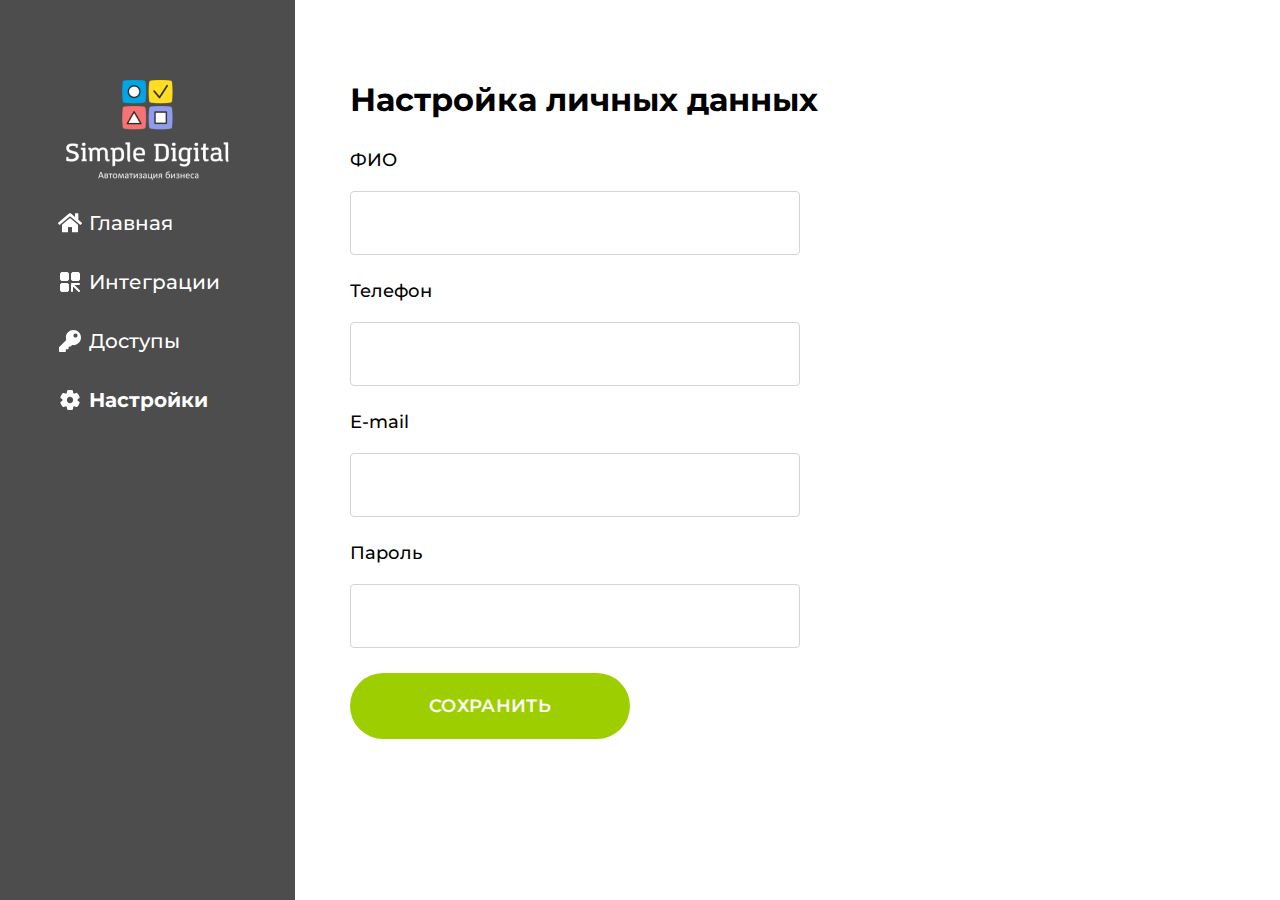
<file: settings-lk.html>
﻿<!DOCTYPE html>
<html lang="ru">
<head>
	<title></title>
	<meta charset="utf-8">
	<meta name="viewport" content="width=device-width, initial-scale=1, shrink-to-fit=no">

	<link href="https://fonts.googleapis.com/css2?family=Montserrat:wght@400;500;600;700&display=swap" rel="stylesheet">
	<link rel="stylesheet" href="css/jquery-ui.min.css">
	<link rel="stylesheet" href="css/style.css">
</head>

<body>
<svg style="display: none">
	<symbol id="icon1" viewBox="0 0 24 22">
		<g clip-path="url(#clip0_96_93)">
			<path fill="currentColor" d="M11.6822 6.2878L4.00014 12.7279V19.6786C4.00014 19.8585 4.07037 20.0311 4.1954 20.1584C4.32042 20.2856 4.48999 20.3571 4.6668 20.3571L9.33597 20.3448C9.5122 20.3439 9.68091 20.272 9.80522 20.1449C9.92952 20.0177 9.9993 19.8456 9.9993 19.6663V15.6071C9.9993 15.4272 10.0695 15.2546 10.1946 15.1273C10.3196 15.0001 10.4892 14.9286 10.666 14.9286H13.3326C13.5094 14.9286 13.679 15.0001 13.804 15.1273C13.9291 15.2546 13.9993 15.4272 13.9993 15.6071V19.6633C13.999 19.7526 14.0161 19.8411 14.0494 19.9236C14.0828 20.0062 14.1319 20.0813 14.1938 20.1445C14.2558 20.2077 14.3293 20.2579 14.4104 20.2921C14.4914 20.3264 14.5782 20.344 14.666 20.344L19.3335 20.3571C19.5103 20.3571 19.6798 20.2856 19.8049 20.1584C19.9299 20.0311 20.0001 19.8585 20.0001 19.6786V12.7232L12.3197 6.2878C12.2294 6.21372 12.1169 6.17332 12.001 6.17332C11.885 6.17332 11.7725 6.21372 11.6822 6.2878ZM23.8168 10.665L20.3335 7.74249V1.86818C20.3335 1.73321 20.2808 1.60376 20.187 1.50831C20.0933 1.41287 19.9661 1.35925 19.8335 1.35925H17.5001C17.3675 1.35925 17.2403 1.41287 17.1466 1.50831C17.0528 1.60376 17.0001 1.73321 17.0001 1.86818V4.94762L13.2697 1.82365C12.9117 1.5238 12.4625 1.35985 11.9989 1.35985C11.5353 1.35985 11.086 1.5238 10.7281 1.82365L0.180969 10.665C0.130339 10.7076 0.0884508 10.7599 0.0576975 10.819C0.0269442 10.8781 0.0079287 10.9428 0.00173762 11.0093C-0.00445347 11.0759 0.00230116 11.143 0.0216156 11.2069C0.04093 11.2708 0.0724256 11.3302 0.114303 11.3818L1.1768 12.6965C1.21857 12.7482 1.26993 12.791 1.32797 12.8224C1.386 12.8539 1.44956 12.8734 1.51501 12.8798C1.58045 12.8862 1.6465 12.8794 1.70937 12.8598C1.77224 12.8403 1.83069 12.8082 1.88139 12.7656L11.6822 4.54896C11.7725 4.47488 11.885 4.43448 12.001 4.43448C12.1169 4.43448 12.2294 4.47488 12.3197 4.54896L22.121 12.7656C22.1716 12.8082 22.2299 12.8403 22.2927 12.86C22.3555 12.8796 22.4215 12.8865 22.4869 12.8802C22.5523 12.8739 22.6158 12.8545 22.6738 12.8232C22.7319 12.7919 22.7833 12.7493 22.8251 12.6978L23.8876 11.383C23.9295 11.3312 23.9608 11.2715 23.9799 11.2073C23.999 11.1431 24.0054 11.0758 23.9989 11.009C23.9923 10.9423 23.9728 10.8776 23.9416 10.8185C23.9103 10.7595 23.8679 10.7073 23.8168 10.665Z"/>
		</g>
		<defs>
			<clipPath id="clip0_96_93">
				<rect width="24" height="21.7143" fill="currentColor"/>
			</clipPath>
		</defs>
	</symbol>
	<symbol id="icon2" viewBox="0 0 24 24" fill="none">
		<rect x="2.5" y="2.5" width="8" height="8" rx="1.5" fill="currentColor" stroke="currentColor"/>
		<rect x="13.5" y="2.5" width="8" height="8" rx="1.5" fill="currentColor" stroke="currentColor"/>
		<rect x="2.5" y="13.5" width="8" height="8" rx="1.5" fill="currentColor" stroke="currentColor"/>
		<path d="M14 14L21 21M14 14H21H14ZM14 14V21V14Z" stroke="currentColor" stroke-width="2" stroke-linecap="round" stroke-linejoin="round"/>
	</symbol>
	<symbol id="icon3" viewBox="0 0 24 24">
		<path d="M23 8.56254C23 12.7392 19.6141 16.125 15.4375 16.125C14.9554 16.125 14.484 16.0794 14.027 15.9931L12.9952 17.1539C12.8984 17.2627 12.7797 17.3499 12.6469 17.4095C12.514 17.4692 12.3701 17.5 12.2244 17.5H10.625V19.2188C10.625 19.7883 10.1633 20.25 9.59375 20.25H7.875V21.9688C7.875 22.5383 7.4133 23 6.84375 23H2.03125C1.4617 23 1 22.5383 1 21.9688V18.6147C1 18.3412 1.10867 18.0788 1.30203 17.8854L8.25446 10.933C8.00855 10.1873 7.875 9.39055 7.875 8.5625C7.875 4.38585 11.2608 1.00004 15.4375 1C19.6264 0.999957 23 4.37352 23 8.56254ZM15.4375 6.5C15.4375 7.6391 16.3609 8.5625 17.5 8.5625C18.6391 8.5625 19.5625 7.6391 19.5625 6.5C19.5625 5.3609 18.6391 4.4375 17.5 4.4375C16.3609 4.4375 15.4375 5.3609 15.4375 6.5Z" fill="currentColor"/>
	</symbol>
	<symbol id="icon4" viewBox="0 0 24 24">
		<path d="M9.7472 21.734C10.4867 21.9105 11.2437 21.9995 12.0037 21.9995C12.7621 21.9987 13.5177 21.9091 14.2552 21.7325C14.4491 21.6858 14.6239 21.5805 14.7557 21.4309C14.8876 21.2813 14.9702 21.0947 14.9922 20.8965L15.1612 19.361C15.1898 19.0864 15.3154 18.831 15.5155 18.6408C15.7156 18.4506 15.977 18.3381 16.2527 18.3235C16.4362 18.3155 16.6187 18.35 16.7867 18.4235L18.1902 19.039C18.3122 19.0939 18.4444 19.1227 18.5782 19.1235C18.712 19.1244 18.8445 19.0973 18.9672 19.044C19.0907 18.9915 19.2012 18.9135 19.2922 18.815C20.3242 17.7026 21.0946 16.3738 21.5472 14.9255C21.6065 14.7334 21.6046 14.5276 21.5419 14.3365C21.4792 14.1455 21.3588 13.9786 21.1972 13.859L19.9502 12.939C19.8017 12.8311 19.6808 12.6896 19.5974 12.5261C19.5141 12.3625 19.4706 12.1816 19.4706 11.998C19.4706 11.8144 19.5141 11.6335 19.5974 11.4699C19.6808 11.3064 19.8017 11.1649 19.9502 11.057L21.1932 10.139C21.3552 10.0191 21.4759 9.85183 21.5387 9.6603C21.6014 9.46876 21.603 9.26247 21.5432 9.06999C21.0905 7.62152 20.3191 6.29284 19.2857 5.18149C19.1488 5.03514 18.9698 4.9349 18.7735 4.8946C18.5772 4.8543 18.3732 4.87592 18.1897 4.95649L16.7867 5.57449C16.6417 5.63999 16.4837 5.67449 16.3237 5.67449C16.0357 5.67392 15.758 5.56706 15.544 5.3744C15.3299 5.18174 15.1945 4.91684 15.1637 4.63049L14.9937 3.10049C14.9719 2.89968 14.8879 2.71069 14.7535 2.55998C14.619 2.40927 14.4407 2.30438 14.2437 2.25999C13.5099 2.09617 12.761 2.0092 12.0092 2.00049C11.2522 2.00922 10.4982 2.09636 9.7592 2.26049C9.56238 2.30463 9.38428 2.40918 9.2498 2.55953C9.11533 2.70987 9.03121 2.89848 9.0092 3.09899L8.8392 4.62999C8.80713 4.9168 8.6704 5.1817 8.4552 5.37399C8.23558 5.56056 7.95877 5.66641 7.6707 5.67399C7.51182 5.67388 7.35468 5.64085 7.2092 5.57699L5.8092 4.95899C5.6251 4.8777 5.42024 4.85578 5.2231 4.89629C5.02597 4.93679 4.84635 5.0377 4.7092 5.18499C3.67723 6.29659 2.90678 7.6248 2.4542 9.07249C2.39441 9.26489 2.39599 9.47112 2.4587 9.66259C2.52142 9.85405 2.64217 10.0212 2.8042 10.141L4.0482 11.059C4.27043 11.2232 4.42748 11.4607 4.49161 11.7295C4.55574 11.9983 4.52284 12.2811 4.3987 12.528C4.31615 12.6917 4.19626 12.8337 4.0487 12.9425L2.8037 13.862C2.64181 13.9816 2.52115 14.1486 2.45843 14.3399C2.39572 14.5312 2.39407 14.7372 2.4537 14.9295C2.90548 16.3786 3.676 17.7081 4.7087 18.8205C4.84513 18.9677 5.02409 19.0687 5.22064 19.1094C5.41719 19.1501 5.62154 19.1285 5.8052 19.0475L7.2142 18.429C7.3597 18.365 7.5167 18.332 7.6757 18.332H7.6797C7.96662 18.3324 8.24338 18.4382 8.45729 18.6295C8.67119 18.8207 8.8073 19.0839 8.8397 19.369L9.0087 20.8975C9.03071 21.096 9.11345 21.2828 9.24563 21.4326C9.3778 21.5823 9.55297 21.6875 9.7472 21.734ZM12.0002 15.125C11.1714 15.125 10.3765 14.7957 9.79049 14.2097C9.20444 13.6236 8.8752 12.8288 8.8752 12C8.8752 11.1712 9.20444 10.3763 9.79049 9.79028C10.3765 9.20423 11.1714 8.87499 12.0002 8.87499C12.829 8.87499 13.6239 9.20423 14.2099 9.79028C14.796 10.3763 15.1252 11.1712 15.1252 12C15.1252 12.8288 14.796 13.6236 14.2099 14.2097C13.6239 14.7957 12.829 15.125 12.0002 15.125Z" fill="currentColor"/>
	</symbol>


	<symbol id="edit" viewBox="0 0 24 24">
		<path d="M16.6679 4.06797L19.9199 7.33197C20.4719 7.88397 20.4239 8.81997 19.9559 9.29997L10.3439 18.924L3.67188 20.316L5.06387 13.62C5.06387 13.62 14.1839 4.46397 14.6519 3.98397C15.1199 3.51597 16.1159 3.51597 16.6679 4.06797ZM13.3919 7.41597L6.68388 14.148L8.01587 15.48L14.6639 8.69997L13.3919 7.41597ZM9.82787 17.292L16.5239 10.572L15.2399 9.27597L8.53188 15.996L9.82787 17.292Z" fill="currentColor"/>
	</symbol>
	<symbol id="delete" viewBox="0 0 24 24">
		<path d="M21.5 6C21.5 6.24493 21.41 6.48134 21.2473 6.66437C21.0845 6.84741 20.8603 6.96434 20.617 6.993L20.5 7H19.655L18.424 19.52C18.357 20.1994 18.0397 20.8295 17.5338 21.2879C17.0279 21.7462 16.3697 22.0001 15.687 22H8.313C7.63035 22.0001 6.97207 21.7462 6.4662 21.2879C5.96033 20.8295 5.64302 20.1994 5.576 19.52L4.345 7H3.5C3.23478 7 2.98043 6.89464 2.79289 6.70711C2.60536 6.51957 2.5 6.26522 2.5 6C2.5 5.73478 2.60536 5.48043 2.79289 5.29289C2.98043 5.10536 3.23478 5 3.5 5H8.5C8.5 4.54037 8.59053 4.08525 8.76642 3.66061C8.94231 3.23597 9.20012 2.85013 9.52513 2.52513C9.85013 2.20012 10.236 1.94231 10.6606 1.76642C11.0852 1.59053 11.5404 1.5 12 1.5C12.4596 1.5 12.9148 1.59053 13.3394 1.76642C13.764 1.94231 14.1499 2.20012 14.4749 2.52513C14.7999 2.85013 15.0577 3.23597 15.2336 3.66061C15.4095 4.08525 15.5 4.54037 15.5 5H20.5C20.7652 5 21.0196 5.10536 21.2071 5.29289C21.3946 5.48043 21.5 5.73478 21.5 6ZM14.25 9.25C14.0688 9.25001 13.8937 9.31564 13.7571 9.43477C13.6205 9.55389 13.5316 9.71845 13.507 9.898L13.5 10V17L13.507 17.102C13.5317 17.2815 13.6206 17.446 13.7571 17.5651C13.8937 17.6842 14.0688 17.7498 14.25 17.7498C14.4312 17.7498 14.6063 17.6842 14.7429 17.5651C14.8794 17.446 14.9683 17.2815 14.993 17.102L15 17V10L14.993 9.898C14.9684 9.71845 14.8795 9.55389 14.7429 9.43477C14.6063 9.31564 14.4312 9.25001 14.25 9.25ZM9.75 9.25C9.56876 9.25001 9.39366 9.31564 9.25707 9.43477C9.12048 9.55389 9.03165 9.71845 9.007 9.898L9 10V17L9.007 17.102C9.0317 17.2815 9.12055 17.446 9.25714 17.5651C9.39372 17.6842 9.5688 17.7498 9.75 17.7498C9.9312 17.7498 10.1063 17.6842 10.2429 17.5651C10.3794 17.446 10.4683 17.2815 10.493 17.102L10.5 17V10L10.493 9.898C10.4684 9.71845 10.3795 9.55389 10.2429 9.43477C10.1063 9.31564 9.93124 9.25001 9.75 9.25ZM12 3.5C11.6022 3.5 11.2206 3.65804 10.9393 3.93934C10.658 4.22064 10.5 4.60218 10.5 5H13.5C13.5 4.60218 13.342 4.22064 13.0607 3.93934C12.7794 3.65804 12.3978 3.5 12 3.5Z" fill="currentColor"/>
	</symbol>

	<symbol id="search" viewBox="0 0 24 24" fill="none">
		<path d="M21 21L15 15L21 21ZM17 10C17 10.9193 16.8189 11.8295 16.4672 12.6788C16.1154 13.5281 15.5998 14.2997 14.9497 14.9497C14.2997 15.5998 13.5281 16.1154 12.6788 16.4672C11.8295 16.8189 10.9193 17 10 17C9.08075 17 8.1705 16.8189 7.32122 16.4672C6.47194 16.1154 5.70026 15.5998 5.05025 14.9497C4.40024 14.2997 3.88463 13.5281 3.53284 12.6788C3.18106 11.8295 3 10.9193 3 10C3 8.14348 3.7375 6.36301 5.05025 5.05025C6.36301 3.7375 8.14348 3 10 3C11.8565 3 13.637 3.7375 14.9497 5.05025C16.2625 6.36301 17 8.14348 17 10Z" stroke="currentColor" stroke-opacity="0.2" stroke-width="2" stroke-linecap="round" stroke-linejoin="round"/>
	</symbol>
	<symbol id="calendar" viewBox="0 0 24 24" fill="none">
		<path d="M8 7V3V7ZM16 7V3V7ZM7 11H17H7ZM5 21H19C19.5304 21 20.0391 20.7893 20.4142 20.4142C20.7893 20.0391 21 19.5304 21 19V7C21 6.46957 20.7893 5.96086 20.4142 5.58579C20.0391 5.21071 19.5304 5 19 5H5C4.46957 5 3.96086 5.21071 3.58579 5.58579C3.21071 5.96086 3 6.46957 3 7V19C3 19.5304 3.21071 20.0391 3.58579 20.4142C3.96086 20.7893 4.46957 21 5 21Z" stroke="currentColor" stroke-opacity="0.5" stroke-width="2" stroke-linecap="round" stroke-linejoin="round"/>
	</symbol>

	<symbol id="arrow" viewBox="0 0 24 24" fill="none">
		<path d="M19 9L12 16L5 9" stroke="currentColor" stroke-width="2" stroke-linecap="round" stroke-linejoin="round"/>
	</symbol>

</svg>

		<div class="wrapper">
			<div class="main">
				<header class="header">
					<div class="container">
						<div class="header__inner">
							<a href="#" class="header__logo"><img src="images/logo.png" alt=""></a>
							<ul class="header__menu">
								<li><a href="#"><svg><use xlink:href="#icon1"></use></svg> Главная</a> </li>
								<li><a href="#"><svg><use xlink:href="#icon2"></use></svg> Интеграции</a> </li>
								<li><a href="#"><svg><use xlink:href="#icon3"></use></svg> Доступы</a> </li>
								<li class="active"><a href="#"><svg><use xlink:href="#icon4"></use></svg> Настройки</a> </li>
							</ul>
							<div class="header__toggler">
								<span></span>
								<span></span>
								<span></span>
							</div>
						</div>
					</div>
				</header>

				<div class="content">
					<div class="setting-lk">
						<h1>Настройка личных данных</h1>

						<form>
							<div class="setting-lk__inner">
								<div class="setting-lk__cell">
									<label>ФИО</label>
									<input type="text" class="input">
								</div>
								<div class="setting-lk__cell">
									<label>Телефон</label>
									<input type="text" class="input">
								</div>
								<div class="setting-lk__cell">
									<label>E-mail</label>
									<input type="email" class="input">
								</div>
								<div class="setting-lk__cell">
									<label>Пароль</label>
									<input type="password" class="input">
								</div>
								<div class="setting-lk__cell">
									<button type="button" class="button button-primary">Сохранить</button>
								</div>
							</div>
						</form>

					</div>
				</div>
			</div>
		</div>

<script src="https://code.jquery.com/jquery-3.3.1.js" integrity="sha256-2Kok7MbOyxpgUVvAk/HJ2jigOSYS2auK4Pfzbm7uH60=" crossorigin="anonymous"></script>
<script src="js/jquery.mask.js"></script>
<script src="js/jquery-ui.min.js"></script>
<script src="js/script.js"></script>
	</body>
</html>
</file>
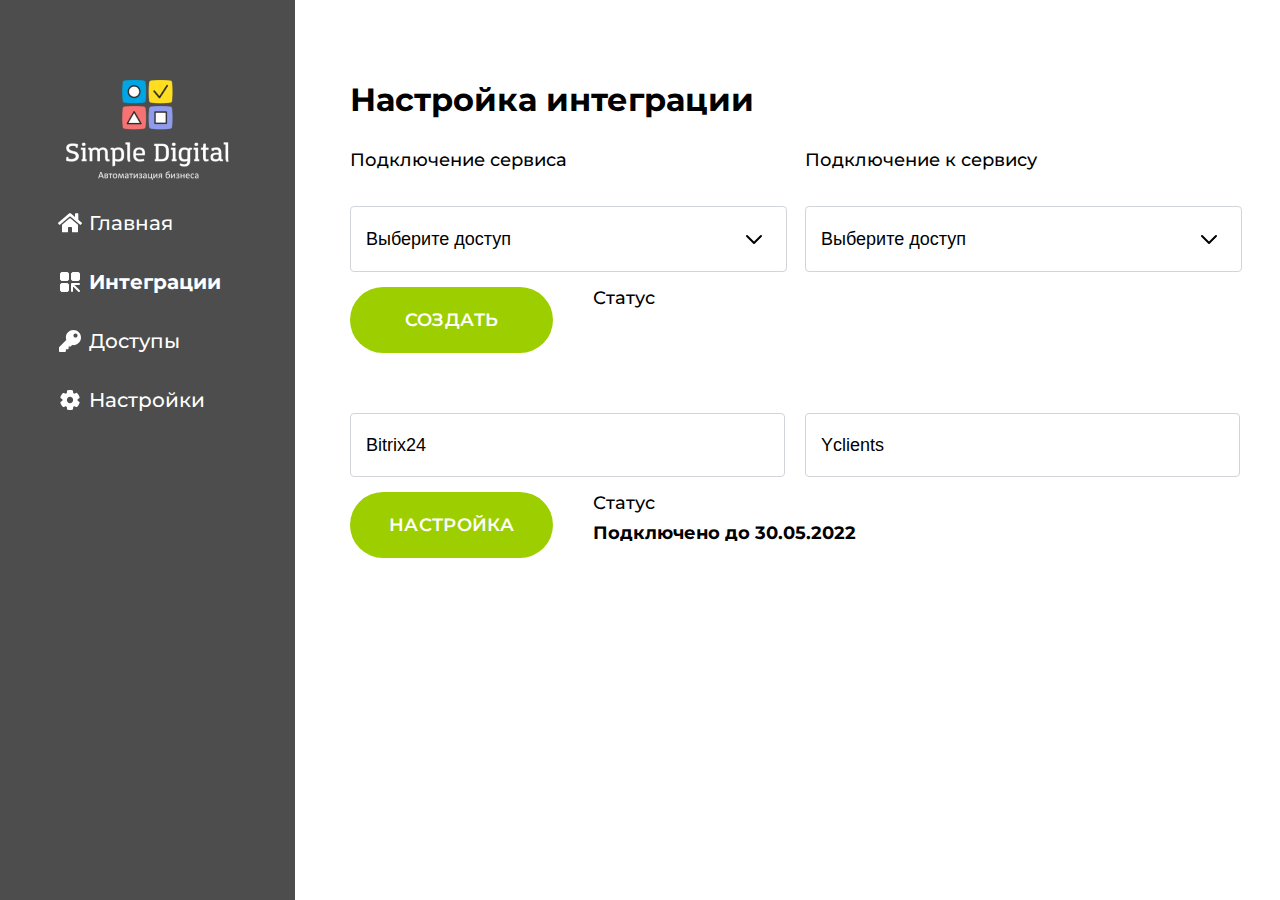
<file: settings.html>
﻿<!DOCTYPE html>
<html lang="ru">
<head>
	<title></title>
	<meta charset="utf-8">
	<meta name="viewport" content="width=device-width, initial-scale=1, shrink-to-fit=no">

	<link href="https://fonts.googleapis.com/css2?family=Montserrat:wght@400;500;600;700&display=swap" rel="stylesheet">
	<link rel="stylesheet" href="css/jquery-ui.min.css">
	<link rel="stylesheet" href="css/style.css">
</head>

<body>
<svg style="display: none">
	<symbol id="icon1" viewBox="0 0 24 22">
		<g clip-path="url(#clip0_96_93)">
			<path fill="currentColor" d="M11.6822 6.2878L4.00014 12.7279V19.6786C4.00014 19.8585 4.07037 20.0311 4.1954 20.1584C4.32042 20.2856 4.48999 20.3571 4.6668 20.3571L9.33597 20.3448C9.5122 20.3439 9.68091 20.272 9.80522 20.1449C9.92952 20.0177 9.9993 19.8456 9.9993 19.6663V15.6071C9.9993 15.4272 10.0695 15.2546 10.1946 15.1273C10.3196 15.0001 10.4892 14.9286 10.666 14.9286H13.3326C13.5094 14.9286 13.679 15.0001 13.804 15.1273C13.9291 15.2546 13.9993 15.4272 13.9993 15.6071V19.6633C13.999 19.7526 14.0161 19.8411 14.0494 19.9236C14.0828 20.0062 14.1319 20.0813 14.1938 20.1445C14.2558 20.2077 14.3293 20.2579 14.4104 20.2921C14.4914 20.3264 14.5782 20.344 14.666 20.344L19.3335 20.3571C19.5103 20.3571 19.6798 20.2856 19.8049 20.1584C19.9299 20.0311 20.0001 19.8585 20.0001 19.6786V12.7232L12.3197 6.2878C12.2294 6.21372 12.1169 6.17332 12.001 6.17332C11.885 6.17332 11.7725 6.21372 11.6822 6.2878ZM23.8168 10.665L20.3335 7.74249V1.86818C20.3335 1.73321 20.2808 1.60376 20.187 1.50831C20.0933 1.41287 19.9661 1.35925 19.8335 1.35925H17.5001C17.3675 1.35925 17.2403 1.41287 17.1466 1.50831C17.0528 1.60376 17.0001 1.73321 17.0001 1.86818V4.94762L13.2697 1.82365C12.9117 1.5238 12.4625 1.35985 11.9989 1.35985C11.5353 1.35985 11.086 1.5238 10.7281 1.82365L0.180969 10.665C0.130339 10.7076 0.0884508 10.7599 0.0576975 10.819C0.0269442 10.8781 0.0079287 10.9428 0.00173762 11.0093C-0.00445347 11.0759 0.00230116 11.143 0.0216156 11.2069C0.04093 11.2708 0.0724256 11.3302 0.114303 11.3818L1.1768 12.6965C1.21857 12.7482 1.26993 12.791 1.32797 12.8224C1.386 12.8539 1.44956 12.8734 1.51501 12.8798C1.58045 12.8862 1.6465 12.8794 1.70937 12.8598C1.77224 12.8403 1.83069 12.8082 1.88139 12.7656L11.6822 4.54896C11.7725 4.47488 11.885 4.43448 12.001 4.43448C12.1169 4.43448 12.2294 4.47488 12.3197 4.54896L22.121 12.7656C22.1716 12.8082 22.2299 12.8403 22.2927 12.86C22.3555 12.8796 22.4215 12.8865 22.4869 12.8802C22.5523 12.8739 22.6158 12.8545 22.6738 12.8232C22.7319 12.7919 22.7833 12.7493 22.8251 12.6978L23.8876 11.383C23.9295 11.3312 23.9608 11.2715 23.9799 11.2073C23.999 11.1431 24.0054 11.0758 23.9989 11.009C23.9923 10.9423 23.9728 10.8776 23.9416 10.8185C23.9103 10.7595 23.8679 10.7073 23.8168 10.665Z"/>
		</g>
		<defs>
			<clipPath id="clip0_96_93">
				<rect width="24" height="21.7143" fill="currentColor"/>
			</clipPath>
		</defs>
	</symbol>
	<symbol id="icon2" viewBox="0 0 24 24" fill="none">
		<rect x="2.5" y="2.5" width="8" height="8" rx="1.5" fill="currentColor" stroke="currentColor"/>
		<rect x="13.5" y="2.5" width="8" height="8" rx="1.5" fill="currentColor" stroke="currentColor"/>
		<rect x="2.5" y="13.5" width="8" height="8" rx="1.5" fill="currentColor" stroke="currentColor"/>
		<path d="M14 14L21 21M14 14H21H14ZM14 14V21V14Z" stroke="currentColor" stroke-width="2" stroke-linecap="round" stroke-linejoin="round"/>
	</symbol>
	<symbol id="icon3" viewBox="0 0 24 24">
		<path d="M23 8.56254C23 12.7392 19.6141 16.125 15.4375 16.125C14.9554 16.125 14.484 16.0794 14.027 15.9931L12.9952 17.1539C12.8984 17.2627 12.7797 17.3499 12.6469 17.4095C12.514 17.4692 12.3701 17.5 12.2244 17.5H10.625V19.2188C10.625 19.7883 10.1633 20.25 9.59375 20.25H7.875V21.9688C7.875 22.5383 7.4133 23 6.84375 23H2.03125C1.4617 23 1 22.5383 1 21.9688V18.6147C1 18.3412 1.10867 18.0788 1.30203 17.8854L8.25446 10.933C8.00855 10.1873 7.875 9.39055 7.875 8.5625C7.875 4.38585 11.2608 1.00004 15.4375 1C19.6264 0.999957 23 4.37352 23 8.56254ZM15.4375 6.5C15.4375 7.6391 16.3609 8.5625 17.5 8.5625C18.6391 8.5625 19.5625 7.6391 19.5625 6.5C19.5625 5.3609 18.6391 4.4375 17.5 4.4375C16.3609 4.4375 15.4375 5.3609 15.4375 6.5Z" fill="currentColor"/>
	</symbol>
	<symbol id="icon4" viewBox="0 0 24 24">
		<path d="M9.7472 21.734C10.4867 21.9105 11.2437 21.9995 12.0037 21.9995C12.7621 21.9987 13.5177 21.9091 14.2552 21.7325C14.4491 21.6858 14.6239 21.5805 14.7557 21.4309C14.8876 21.2813 14.9702 21.0947 14.9922 20.8965L15.1612 19.361C15.1898 19.0864 15.3154 18.831 15.5155 18.6408C15.7156 18.4506 15.977 18.3381 16.2527 18.3235C16.4362 18.3155 16.6187 18.35 16.7867 18.4235L18.1902 19.039C18.3122 19.0939 18.4444 19.1227 18.5782 19.1235C18.712 19.1244 18.8445 19.0973 18.9672 19.044C19.0907 18.9915 19.2012 18.9135 19.2922 18.815C20.3242 17.7026 21.0946 16.3738 21.5472 14.9255C21.6065 14.7334 21.6046 14.5276 21.5419 14.3365C21.4792 14.1455 21.3588 13.9786 21.1972 13.859L19.9502 12.939C19.8017 12.8311 19.6808 12.6896 19.5974 12.5261C19.5141 12.3625 19.4706 12.1816 19.4706 11.998C19.4706 11.8144 19.5141 11.6335 19.5974 11.4699C19.6808 11.3064 19.8017 11.1649 19.9502 11.057L21.1932 10.139C21.3552 10.0191 21.4759 9.85183 21.5387 9.6603C21.6014 9.46876 21.603 9.26247 21.5432 9.06999C21.0905 7.62152 20.3191 6.29284 19.2857 5.18149C19.1488 5.03514 18.9698 4.9349 18.7735 4.8946C18.5772 4.8543 18.3732 4.87592 18.1897 4.95649L16.7867 5.57449C16.6417 5.63999 16.4837 5.67449 16.3237 5.67449C16.0357 5.67392 15.758 5.56706 15.544 5.3744C15.3299 5.18174 15.1945 4.91684 15.1637 4.63049L14.9937 3.10049C14.9719 2.89968 14.8879 2.71069 14.7535 2.55998C14.619 2.40927 14.4407 2.30438 14.2437 2.25999C13.5099 2.09617 12.761 2.0092 12.0092 2.00049C11.2522 2.00922 10.4982 2.09636 9.7592 2.26049C9.56238 2.30463 9.38428 2.40918 9.2498 2.55953C9.11533 2.70987 9.03121 2.89848 9.0092 3.09899L8.8392 4.62999C8.80713 4.9168 8.6704 5.1817 8.4552 5.37399C8.23558 5.56056 7.95877 5.66641 7.6707 5.67399C7.51182 5.67388 7.35468 5.64085 7.2092 5.57699L5.8092 4.95899C5.6251 4.8777 5.42024 4.85578 5.2231 4.89629C5.02597 4.93679 4.84635 5.0377 4.7092 5.18499C3.67723 6.29659 2.90678 7.6248 2.4542 9.07249C2.39441 9.26489 2.39599 9.47112 2.4587 9.66259C2.52142 9.85405 2.64217 10.0212 2.8042 10.141L4.0482 11.059C4.27043 11.2232 4.42748 11.4607 4.49161 11.7295C4.55574 11.9983 4.52284 12.2811 4.3987 12.528C4.31615 12.6917 4.19626 12.8337 4.0487 12.9425L2.8037 13.862C2.64181 13.9816 2.52115 14.1486 2.45843 14.3399C2.39572 14.5312 2.39407 14.7372 2.4537 14.9295C2.90548 16.3786 3.676 17.7081 4.7087 18.8205C4.84513 18.9677 5.02409 19.0687 5.22064 19.1094C5.41719 19.1501 5.62154 19.1285 5.8052 19.0475L7.2142 18.429C7.3597 18.365 7.5167 18.332 7.6757 18.332H7.6797C7.96662 18.3324 8.24338 18.4382 8.45729 18.6295C8.67119 18.8207 8.8073 19.0839 8.8397 19.369L9.0087 20.8975C9.03071 21.096 9.11345 21.2828 9.24563 21.4326C9.3778 21.5823 9.55297 21.6875 9.7472 21.734ZM12.0002 15.125C11.1714 15.125 10.3765 14.7957 9.79049 14.2097C9.20444 13.6236 8.8752 12.8288 8.8752 12C8.8752 11.1712 9.20444 10.3763 9.79049 9.79028C10.3765 9.20423 11.1714 8.87499 12.0002 8.87499C12.829 8.87499 13.6239 9.20423 14.2099 9.79028C14.796 10.3763 15.1252 11.1712 15.1252 12C15.1252 12.8288 14.796 13.6236 14.2099 14.2097C13.6239 14.7957 12.829 15.125 12.0002 15.125Z" fill="currentColor"/>
	</symbol>


	<symbol id="edit" viewBox="0 0 24 24">
		<path d="M16.6679 4.06797L19.9199 7.33197C20.4719 7.88397 20.4239 8.81997 19.9559 9.29997L10.3439 18.924L3.67188 20.316L5.06387 13.62C5.06387 13.62 14.1839 4.46397 14.6519 3.98397C15.1199 3.51597 16.1159 3.51597 16.6679 4.06797ZM13.3919 7.41597L6.68388 14.148L8.01587 15.48L14.6639 8.69997L13.3919 7.41597ZM9.82787 17.292L16.5239 10.572L15.2399 9.27597L8.53188 15.996L9.82787 17.292Z" fill="currentColor"/>
	</symbol>
	<symbol id="delete" viewBox="0 0 24 24">
		<path d="M21.5 6C21.5 6.24493 21.41 6.48134 21.2473 6.66437C21.0845 6.84741 20.8603 6.96434 20.617 6.993L20.5 7H19.655L18.424 19.52C18.357 20.1994 18.0397 20.8295 17.5338 21.2879C17.0279 21.7462 16.3697 22.0001 15.687 22H8.313C7.63035 22.0001 6.97207 21.7462 6.4662 21.2879C5.96033 20.8295 5.64302 20.1994 5.576 19.52L4.345 7H3.5C3.23478 7 2.98043 6.89464 2.79289 6.70711C2.60536 6.51957 2.5 6.26522 2.5 6C2.5 5.73478 2.60536 5.48043 2.79289 5.29289C2.98043 5.10536 3.23478 5 3.5 5H8.5C8.5 4.54037 8.59053 4.08525 8.76642 3.66061C8.94231 3.23597 9.20012 2.85013 9.52513 2.52513C9.85013 2.20012 10.236 1.94231 10.6606 1.76642C11.0852 1.59053 11.5404 1.5 12 1.5C12.4596 1.5 12.9148 1.59053 13.3394 1.76642C13.764 1.94231 14.1499 2.20012 14.4749 2.52513C14.7999 2.85013 15.0577 3.23597 15.2336 3.66061C15.4095 4.08525 15.5 4.54037 15.5 5H20.5C20.7652 5 21.0196 5.10536 21.2071 5.29289C21.3946 5.48043 21.5 5.73478 21.5 6ZM14.25 9.25C14.0688 9.25001 13.8937 9.31564 13.7571 9.43477C13.6205 9.55389 13.5316 9.71845 13.507 9.898L13.5 10V17L13.507 17.102C13.5317 17.2815 13.6206 17.446 13.7571 17.5651C13.8937 17.6842 14.0688 17.7498 14.25 17.7498C14.4312 17.7498 14.6063 17.6842 14.7429 17.5651C14.8794 17.446 14.9683 17.2815 14.993 17.102L15 17V10L14.993 9.898C14.9684 9.71845 14.8795 9.55389 14.7429 9.43477C14.6063 9.31564 14.4312 9.25001 14.25 9.25ZM9.75 9.25C9.56876 9.25001 9.39366 9.31564 9.25707 9.43477C9.12048 9.55389 9.03165 9.71845 9.007 9.898L9 10V17L9.007 17.102C9.0317 17.2815 9.12055 17.446 9.25714 17.5651C9.39372 17.6842 9.5688 17.7498 9.75 17.7498C9.9312 17.7498 10.1063 17.6842 10.2429 17.5651C10.3794 17.446 10.4683 17.2815 10.493 17.102L10.5 17V10L10.493 9.898C10.4684 9.71845 10.3795 9.55389 10.2429 9.43477C10.1063 9.31564 9.93124 9.25001 9.75 9.25ZM12 3.5C11.6022 3.5 11.2206 3.65804 10.9393 3.93934C10.658 4.22064 10.5 4.60218 10.5 5H13.5C13.5 4.60218 13.342 4.22064 13.0607 3.93934C12.7794 3.65804 12.3978 3.5 12 3.5Z" fill="currentColor"/>
	</symbol>

	<symbol id="search" viewBox="0 0 24 24" fill="none">
		<path d="M21 21L15 15L21 21ZM17 10C17 10.9193 16.8189 11.8295 16.4672 12.6788C16.1154 13.5281 15.5998 14.2997 14.9497 14.9497C14.2997 15.5998 13.5281 16.1154 12.6788 16.4672C11.8295 16.8189 10.9193 17 10 17C9.08075 17 8.1705 16.8189 7.32122 16.4672C6.47194 16.1154 5.70026 15.5998 5.05025 14.9497C4.40024 14.2997 3.88463 13.5281 3.53284 12.6788C3.18106 11.8295 3 10.9193 3 10C3 8.14348 3.7375 6.36301 5.05025 5.05025C6.36301 3.7375 8.14348 3 10 3C11.8565 3 13.637 3.7375 14.9497 5.05025C16.2625 6.36301 17 8.14348 17 10Z" stroke="currentColor" stroke-opacity="0.2" stroke-width="2" stroke-linecap="round" stroke-linejoin="round"/>
	</symbol>
	<symbol id="calendar" viewBox="0 0 24 24" fill="none">
		<path d="M8 7V3V7ZM16 7V3V7ZM7 11H17H7ZM5 21H19C19.5304 21 20.0391 20.7893 20.4142 20.4142C20.7893 20.0391 21 19.5304 21 19V7C21 6.46957 20.7893 5.96086 20.4142 5.58579C20.0391 5.21071 19.5304 5 19 5H5C4.46957 5 3.96086 5.21071 3.58579 5.58579C3.21071 5.96086 3 6.46957 3 7V19C3 19.5304 3.21071 20.0391 3.58579 20.4142C3.96086 20.7893 4.46957 21 5 21Z" stroke="currentColor" stroke-opacity="0.5" stroke-width="2" stroke-linecap="round" stroke-linejoin="round"/>
	</symbol>

	<symbol id="arrow" viewBox="0 0 24 24" fill="none">
		<path d="M19 9L12 16L5 9" stroke="currentColor" stroke-width="2" stroke-linecap="round" stroke-linejoin="round"/>
	</symbol>

</svg>

		<div class="wrapper">
			<div class="main">
				<header class="header">
					<div class="container">
						<div class="header__inner">
							<a href="#" class="header__logo"><img src="images/logo.png" alt=""></a>
							<ul class="header__menu">
								<li><a href="#"><svg><use xlink:href="#icon1"></use></svg> Главная</a> </li>
								<li class="active"><a href="#"><svg><use xlink:href="#icon2"></use></svg> Интеграции</a> </li>
								<li><a href="#"><svg><use xlink:href="#icon3"></use></svg> Доступы</a> </li>
								<li><a href="#"><svg><use xlink:href="#icon4"></use></svg> Настройки</a> </li>
							</ul>
							<div class="header__toggler">
								<span></span>
								<span></span>
								<span></span>
							</div>
						</div>
					</div>
				</header>

				<div class="content">
					<div class="setting">
						<h1>Настройка интеграции</h1>


						<div class="setting__row setting__row_on">
							<div class="setting__cell setting__cell_on">
								<div class="setting__title">Подключение сервиса</div>

							</div>

							<div class="setting__cell setting__cell_tw">
								<div class="setting__title">Подключение к сервису</div>
							</div>

							<div class="setting__cell setting__cell_th">
							</div>

							<div class="setting__cell setting__cell_fr">
							</div>
						</div>

						<div class="setting__row">
							<div class="setting__cell setting__cell_on">
								<div class="select">
									<select>
										<option value="1">Выберите доступ</option>
									</select>
								</div>
							</div>

							<div class="setting__cell setting__cell_tw">
								<div class="select">
									<select>
										<option value="1">Выберите доступ</option>
									</select>
								</div>
							</div>

							<div class="setting__cell setting__cell_th">
								<a href="#" class="button button-primary">Создать</a>
							</div>

							<div class="setting__cell setting__cell_fr">
								<div class="setting__tt">Статус</div>
							</div>
						</div>

						<div class="setting__row">
							<div class="setting__cell setting__cell_on">
								<input type="text" placeholder="" class="input" value="Bitrix24">
							</div>

							<div class="setting__cell setting__cell_tw">
								<input type="text" placeholder="" class="input" value="Yclients">
							</div>

							<div class="setting__cell setting__cell_th">
								<button type="button" class="button button-primary js-btn">Настройка</button>
							</div>

							<div class="setting__cell setting__cell_fr">
								<div class="setting__tt">Статус</div>
								<div class="setting__status">Подключено до 30.05.2022 </div>
							</div>
						</div>







						<div class="setting__holder">
							<h2>Настройка для вашего модуля</h2>
							<div class="setting__dscr">
								<b>Мы бесплатно поможем вам настроить приложение.</b>
								Для этого позвоните нам по номеру +70000000000 или напишите нам info@mail.ru
							</div>

							<div class="setting__step">
								<div class="setting__step-title">Шаг 1 - Настройка Исходящего вебхука для Битрикс24</div>
								<div class="setting__step-tx">Ваша сгенерированная ссылка для Битрикс 24:
									<div class="dr">
										<div class="dr__img">
											<img src="images/svg/qst.svg" alt="">
										</div>
										<div class="dr__drop">Ваша сгенерированная ссылка для Битрикс 24</div>
									</div>
								</div>
								<div class="setting__step-tx">https://support.google.com/google-ads/answer/6046977?hl=ru</div>
							</div>

							<div class="setting__step">
								<div class="setting__step-title">Шаг 2 - Настройки синхронизации со стороны Yclients</div>
								<div class="setting__step-tx">Подключенные филиалы из Yclients:
									<div class="dr">
										<div class="dr__img">
											<img src="images/svg/qst.svg" alt="">
										</div>
										<div class="dr__drop">Ваша сгенерированная ссылка для Битрикс 24</div>
									</div>
								</div>

								<div class="setting__step-tx">Укажите ID филиала</div>

								<div class="setting__step-row">
									<div class="setting__step-cell setting__step-cell_on">
										<input type="text" value="566666" class="input">
									</div>
									<div class="setting__step-cell setting__step-cell_tw">
										<a href="#" class="button button-primary">Удалить</a>
									</div>
								</div>

								<div class="setting__step-tt">Настройки воронок и стадий</div>

								<div class="setting__step-row setting__step-row_tt">
									<div class="setting__step-cell setting__step-cell_on">
									</div>
									<div class="setting__step-cell setting__step-cell_tw">
										<div class="setting__step-tb">Для новых клиентов</div>
									</div>
									<div class="setting__step-cell setting__step-cell_tw">
										<div class="setting__step-tb">Для повторных клиентов</div>
									</div>
									<div class="setting__step-cell setting__step-cell_tw">
										<div class="setting__step-tb">Для повторных клиентов</div>
									</div>
								</div>

								<div class="setting__step-row">
									<div class="setting__step-cell setting__step-cell_on">
										<div class="setting__step-tb">Выберете воронку</div>
									</div>
									<div class="setting__step-cell setting__step-cell_tw">
										<div class="setting__step-min">Для новых клиентов</div>
										<div class="select">
											<select>
												<option value="1">Общее</option>
											</select>
										</div>
									</div>
									<div class="setting__step-cell setting__step-cell_tw">
										<div class="setting__step-min">Для повторных клиентов</div>
										<div class="select">
											<select>
												<option value="1">Общее</option>
											</select>
										</div>
									</div>
									<div class="setting__step-cell setting__step-cell_tw">
										<div class="setting__step-min">Для повторных клиентов</div>
										<div class="select">
											<select>
												<option value="1">Общее</option>
											</select>
										</div>
									</div>
								</div>

								<div class="setting__step-row">
									<div class="setting__step-cell setting__step-cell_on">
										<div class="setting__step-tb">Статус сделки<br>
											Ycl Ожидание клиента
											<div class="dr">
												<div class="dr__img">
													<img src="images/svg/qst.svg" alt="">
												</div>
												<div class="dr__drop">Ваша сгенерированная ссылка для Битрикс 24</div>
											</div>
										</div>
									</div>
									<div class="setting__step-cell setting__step-cell_tw">
										<div class="setting__step-min">Для новых клиентов</div>
										<div class="select">
											<select>
												<option value="1">Новая</option>
											</select>
										</div>
									</div>
									<div class="setting__step-cell setting__step-cell_tw">
										<div class="setting__step-min">Для повторных клиентов</div>
										<div class="select">
											<select>
												<option value="1">Новая</option>
											</select>
										</div>
									</div>
									<div class="setting__step-cell setting__step-cell_tw">
										<div class="setting__step-min">Для повторных клиентов</div>
										<div class="select">
											<select >
												<option value="1">Новая</option>
											</select>
										</div>
									</div>
								</div>

								<div class="setting__step-row">
									<div class="setting__step-cell setting__step-cell_on">
										<div class="setting__step-tb">Статус сделки<br>
											Ycl Клиент подтвердил
											<div class="dr">
												<div class="dr__img">
													<img src="images/svg/qst.svg" alt="">
												</div>
												<div class="dr__drop">Ваша сгенерированная ссылка для Битрикс 24</div>
											</div>
										</div>
									</div>
									<div class="setting__step-cell setting__step-cell_tw">
										<div class="setting__step-min">Для повторных клиентов</div>
										<div class="select w-100">
											<select >
												<option value="1">Подготовка документов</option>
											</select>
										</div>
									</div>
									<div class="setting__step-cell setting__step-cell_tw">
										<div class="setting__step-min">Для новых клиентов</div>
										<div class="select w-100">
											<select >
												<option value="1">Новая</option>
											</select>
										</div>
									</div>
									<div class="setting__step-cell setting__step-cell_tw">
										<div class="setting__step-min">Для повторных клиентов</div>
										<div class="select w-100">
											<select >
												<option value="1">Новая</option>
											</select>
										</div>
									</div>
								</div>

								<div class="setting__step-btns">
									<a href="#" class="button button-primary">Сохранить</a>
									<a href="#" class="button button-primary">Настройки Webhook в Yclients</a>
									<a href="#" class="button button-primary">Загрузить клиентсткую базу</a>
									<a href="#" class="button button-primary">Синхронизировать записи и услуги</a>
									<a href="#" class="button button-primary">Добавить новый филиал</a>
								</div>
							</div>

							<div class="setting__step">
								<div class="setting__step-title">Шаг 3 - Общие настройки</div>
								<div class="setting__step-check">
									<div class="setting__step-check-item">
										<input type="radio" name="fr1" id="fr1-1" checked>
										<label for="fr1-1">Передача клиента во все подключенные филиалы (при изменениях/синхронизации)</label>
									</div>
									<div class="setting__step-check-item">
										<input type="radio" name="fr1" id="fr1-2">
										<label for="fr1-2">Изменять статус записи (на клиент пришел/не пришел) в Yclients при смене на соответсвующие статусы сделки Bitrix24  </label>
									</div>
								</div>

								<div class="setting__step-tt">Ответственный (заполняется в момент создания сделки/контакта)</div>

								<div class="setting__step-row">
									<div class="setting__step-cell setting__step-cell_on">
										<div class="select">
											<select>
												<option value="1">Автоматически</option>
											</select>
										</div>
									</div>
								</div>

								<div class="setting__dscr-t"><img src="images/svg/vl.svg" alt=""> Телефонные номера при заполнении или создании должны начинаться с +7 </div>

								<div class="setting__step-check">
									<div class="setting__step-check-item">
										<input type="checkbox"  id="check" checked>
										<label for="check">Я буду заполнять номера начиная с +7</label>
									</div>
								</div>

								<div class="setting__step-btns">
									<a href="#" class="button button-primary">Сохранить (все)</a>
								</div>
							</div>

							<div class="setting__step">
								<div class="setting__step-title">Шаг 4 - Настройка исходящего вебхука YCLIENTS</div>
								<div class="setting__step-tx"><b>Ваша сгенерированная ссылка для Yclients:</b>
								</div>
								<div class="setting__step-tx">https://support.google.com/google-ads/answer/6046977?hl=ru</div>
								<div class="setting__dscr-t"><img src="images/svg/vl.svg" alt=""> При нажатии кнопки ссылка для вебхука подставляется во все  подключенные филиалы </div>
								<div class="setting__step-btns"><a href="#" class="button button-primary">Автоподстановка ссылки (во все филиалы) </a> </div>
							</div>

							<div class="setting__step">
								<div class="setting__step-title">Шаг 5 - Синхронизация данных по всем филиалам</div>

								<div class="setting__step-check">
									<div class="setting__step-check-item">
										<input type="radio"  id="fr2-1" name="fr2" checked>
										<label for="fr2-1">Синхранизировать контакты</label>
									</div>
									<div class="setting__step-check-item">
										<input type="radio"  id="fr2-2" name="fr2">
										<label for="fr2-2">Синхранизировать услуги</label>
									</div>
									<div class="setting__step-check-item">
										<input type="radio"  id="fr2-3" name="fr2">
										<label for="fr2-3">Синхранизировать записи</label>
									</div>
								</div>

								<div class="setting__dscr-t"><img src="images/svg/vl.svg" alt=""> Внимание! Синхранизация возможно только после полного сохранения</div>

								<div class="setting__step-btns"><a href="#" class="button button-primary">Синхронизировать </a> </div>
							</div>

							<div class="setting__step">
								<div class="setting__step-title">Список синхронизаций</div>

								<div class="setting__step-list">
									<ul>
										<li>Не запускайте несколько синхронизаций одновременно</li>
										<li>Не возобвонляйте работу синхронизации если она была отработана менее 5-ти минут назад</li>
										<li>Не дублируйте запросы на возобновление синхронизации</li>
										<li>Время системное и может отличаться от местного. <b>Сейчас: 2022-05-04 17:02:39</b></li>
									</ul>
								</div>

								<div class="setting__dscr-t"><img src="images/svg/vl.svg" alt=""> Внимание! После нажатия кнопки, окно закроется</div>

								<div class="setting__step-btns"><a href="#" class="button button-primary">Закрыть настройки </a> </div>
							</div>


						</div>

					</div>
				</div>
			</div>
		</div>


<script src="https://code.jquery.com/jquery-3.3.1.js" integrity="sha256-2Kok7MbOyxpgUVvAk/HJ2jigOSYS2auK4Pfzbm7uH60=" crossorigin="anonymous"></script>
<script src="js/jquery.mask.js"></script>
<script src="js/jquery-ui.min.js"></script>
<script src="js/script.js"></script>
	</body>
</html>
</file>
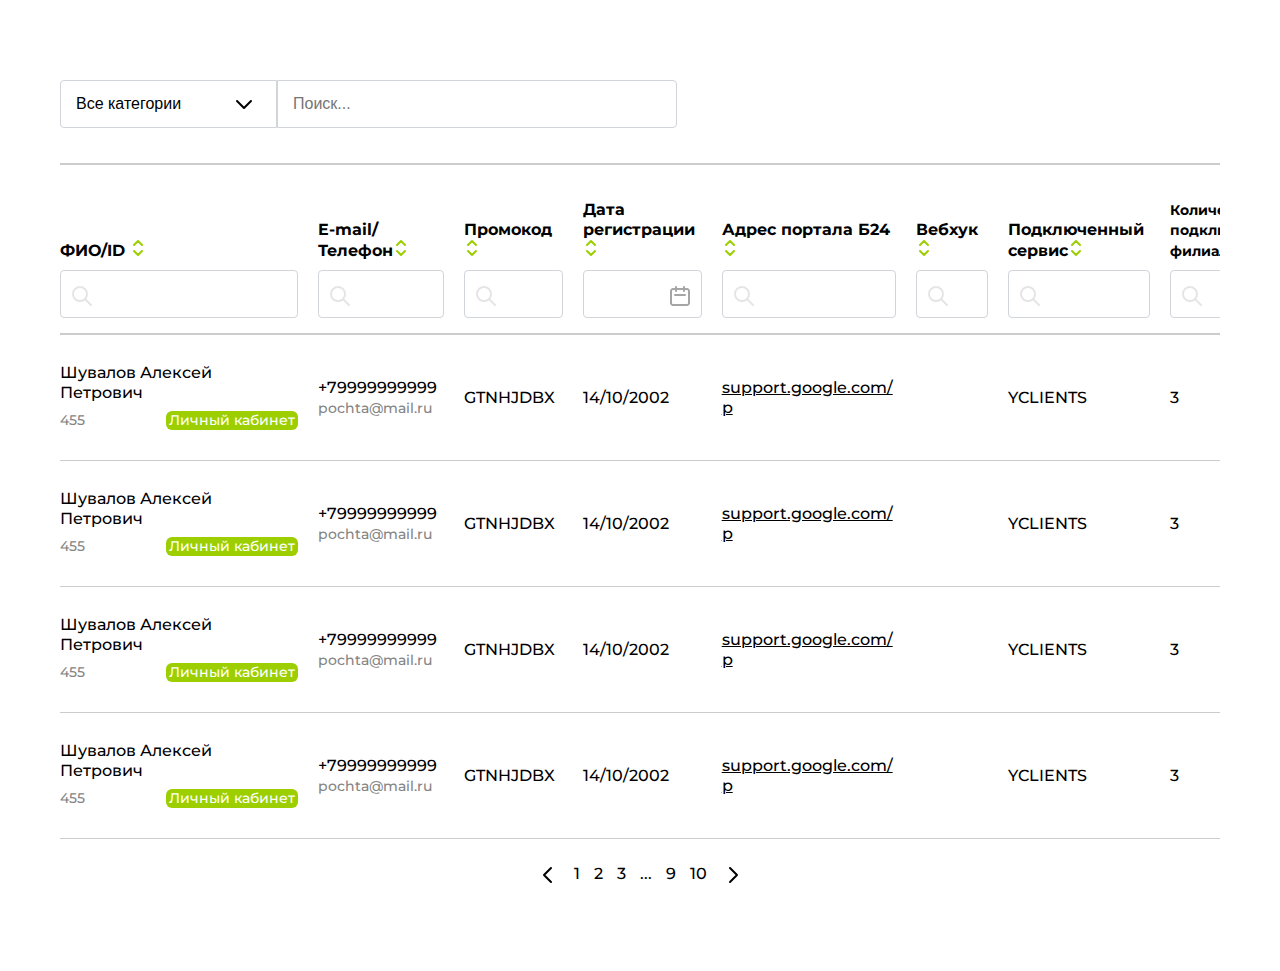
<file: table.html>
﻿<!DOCTYPE html>
<html lang="ru">
<head>
	<title></title>
	<meta charset="utf-8">
	<meta name="viewport" content="width=device-width, initial-scale=1, shrink-to-fit=no">

	<link href="https://fonts.googleapis.com/css2?family=Montserrat:wght@400;500;600;700&display=swap" rel="stylesheet">
	<link rel="stylesheet" href="css/jquery-ui.min.css">
	<link rel="stylesheet" href="css/style.css">
</head>

<body>
<svg style="display: none">
	<symbol id="icon1" viewBox="0 0 24 22">
		<g clip-path="url(#clip0_96_93)">
			<path fill="currentColor" d="M11.6822 6.2878L4.00014 12.7279V19.6786C4.00014 19.8585 4.07037 20.0311 4.1954 20.1584C4.32042 20.2856 4.48999 20.3571 4.6668 20.3571L9.33597 20.3448C9.5122 20.3439 9.68091 20.272 9.80522 20.1449C9.92952 20.0177 9.9993 19.8456 9.9993 19.6663V15.6071C9.9993 15.4272 10.0695 15.2546 10.1946 15.1273C10.3196 15.0001 10.4892 14.9286 10.666 14.9286H13.3326C13.5094 14.9286 13.679 15.0001 13.804 15.1273C13.9291 15.2546 13.9993 15.4272 13.9993 15.6071V19.6633C13.999 19.7526 14.0161 19.8411 14.0494 19.9236C14.0828 20.0062 14.1319 20.0813 14.1938 20.1445C14.2558 20.2077 14.3293 20.2579 14.4104 20.2921C14.4914 20.3264 14.5782 20.344 14.666 20.344L19.3335 20.3571C19.5103 20.3571 19.6798 20.2856 19.8049 20.1584C19.9299 20.0311 20.0001 19.8585 20.0001 19.6786V12.7232L12.3197 6.2878C12.2294 6.21372 12.1169 6.17332 12.001 6.17332C11.885 6.17332 11.7725 6.21372 11.6822 6.2878ZM23.8168 10.665L20.3335 7.74249V1.86818C20.3335 1.73321 20.2808 1.60376 20.187 1.50831C20.0933 1.41287 19.9661 1.35925 19.8335 1.35925H17.5001C17.3675 1.35925 17.2403 1.41287 17.1466 1.50831C17.0528 1.60376 17.0001 1.73321 17.0001 1.86818V4.94762L13.2697 1.82365C12.9117 1.5238 12.4625 1.35985 11.9989 1.35985C11.5353 1.35985 11.086 1.5238 10.7281 1.82365L0.180969 10.665C0.130339 10.7076 0.0884508 10.7599 0.0576975 10.819C0.0269442 10.8781 0.0079287 10.9428 0.00173762 11.0093C-0.00445347 11.0759 0.00230116 11.143 0.0216156 11.2069C0.04093 11.2708 0.0724256 11.3302 0.114303 11.3818L1.1768 12.6965C1.21857 12.7482 1.26993 12.791 1.32797 12.8224C1.386 12.8539 1.44956 12.8734 1.51501 12.8798C1.58045 12.8862 1.6465 12.8794 1.70937 12.8598C1.77224 12.8403 1.83069 12.8082 1.88139 12.7656L11.6822 4.54896C11.7725 4.47488 11.885 4.43448 12.001 4.43448C12.1169 4.43448 12.2294 4.47488 12.3197 4.54896L22.121 12.7656C22.1716 12.8082 22.2299 12.8403 22.2927 12.86C22.3555 12.8796 22.4215 12.8865 22.4869 12.8802C22.5523 12.8739 22.6158 12.8545 22.6738 12.8232C22.7319 12.7919 22.7833 12.7493 22.8251 12.6978L23.8876 11.383C23.9295 11.3312 23.9608 11.2715 23.9799 11.2073C23.999 11.1431 24.0054 11.0758 23.9989 11.009C23.9923 10.9423 23.9728 10.8776 23.9416 10.8185C23.9103 10.7595 23.8679 10.7073 23.8168 10.665Z"/>
		</g>
		<defs>
			<clipPath id="clip0_96_93">
				<rect width="24" height="21.7143" fill="currentColor"/>
			</clipPath>
		</defs>
	</symbol>
	<symbol id="icon2" viewBox="0 0 24 24" fill="none">
		<rect x="2.5" y="2.5" width="8" height="8" rx="1.5" fill="currentColor" stroke="currentColor"/>
		<rect x="13.5" y="2.5" width="8" height="8" rx="1.5" fill="currentColor" stroke="currentColor"/>
		<rect x="2.5" y="13.5" width="8" height="8" rx="1.5" fill="currentColor" stroke="currentColor"/>
		<path d="M14 14L21 21M14 14H21H14ZM14 14V21V14Z" stroke="currentColor" stroke-width="2" stroke-linecap="round" stroke-linejoin="round"/>
	</symbol>
	<symbol id="icon3" viewBox="0 0 24 24">
		<path d="M23 8.56254C23 12.7392 19.6141 16.125 15.4375 16.125C14.9554 16.125 14.484 16.0794 14.027 15.9931L12.9952 17.1539C12.8984 17.2627 12.7797 17.3499 12.6469 17.4095C12.514 17.4692 12.3701 17.5 12.2244 17.5H10.625V19.2188C10.625 19.7883 10.1633 20.25 9.59375 20.25H7.875V21.9688C7.875 22.5383 7.4133 23 6.84375 23H2.03125C1.4617 23 1 22.5383 1 21.9688V18.6147C1 18.3412 1.10867 18.0788 1.30203 17.8854L8.25446 10.933C8.00855 10.1873 7.875 9.39055 7.875 8.5625C7.875 4.38585 11.2608 1.00004 15.4375 1C19.6264 0.999957 23 4.37352 23 8.56254ZM15.4375 6.5C15.4375 7.6391 16.3609 8.5625 17.5 8.5625C18.6391 8.5625 19.5625 7.6391 19.5625 6.5C19.5625 5.3609 18.6391 4.4375 17.5 4.4375C16.3609 4.4375 15.4375 5.3609 15.4375 6.5Z" fill="currentColor"/>
	</symbol>
	<symbol id="icon4" viewBox="0 0 24 24">
		<path d="M9.7472 21.734C10.4867 21.9105 11.2437 21.9995 12.0037 21.9995C12.7621 21.9987 13.5177 21.9091 14.2552 21.7325C14.4491 21.6858 14.6239 21.5805 14.7557 21.4309C14.8876 21.2813 14.9702 21.0947 14.9922 20.8965L15.1612 19.361C15.1898 19.0864 15.3154 18.831 15.5155 18.6408C15.7156 18.4506 15.977 18.3381 16.2527 18.3235C16.4362 18.3155 16.6187 18.35 16.7867 18.4235L18.1902 19.039C18.3122 19.0939 18.4444 19.1227 18.5782 19.1235C18.712 19.1244 18.8445 19.0973 18.9672 19.044C19.0907 18.9915 19.2012 18.9135 19.2922 18.815C20.3242 17.7026 21.0946 16.3738 21.5472 14.9255C21.6065 14.7334 21.6046 14.5276 21.5419 14.3365C21.4792 14.1455 21.3588 13.9786 21.1972 13.859L19.9502 12.939C19.8017 12.8311 19.6808 12.6896 19.5974 12.5261C19.5141 12.3625 19.4706 12.1816 19.4706 11.998C19.4706 11.8144 19.5141 11.6335 19.5974 11.4699C19.6808 11.3064 19.8017 11.1649 19.9502 11.057L21.1932 10.139C21.3552 10.0191 21.4759 9.85183 21.5387 9.6603C21.6014 9.46876 21.603 9.26247 21.5432 9.06999C21.0905 7.62152 20.3191 6.29284 19.2857 5.18149C19.1488 5.03514 18.9698 4.9349 18.7735 4.8946C18.5772 4.8543 18.3732 4.87592 18.1897 4.95649L16.7867 5.57449C16.6417 5.63999 16.4837 5.67449 16.3237 5.67449C16.0357 5.67392 15.758 5.56706 15.544 5.3744C15.3299 5.18174 15.1945 4.91684 15.1637 4.63049L14.9937 3.10049C14.9719 2.89968 14.8879 2.71069 14.7535 2.55998C14.619 2.40927 14.4407 2.30438 14.2437 2.25999C13.5099 2.09617 12.761 2.0092 12.0092 2.00049C11.2522 2.00922 10.4982 2.09636 9.7592 2.26049C9.56238 2.30463 9.38428 2.40918 9.2498 2.55953C9.11533 2.70987 9.03121 2.89848 9.0092 3.09899L8.8392 4.62999C8.80713 4.9168 8.6704 5.1817 8.4552 5.37399C8.23558 5.56056 7.95877 5.66641 7.6707 5.67399C7.51182 5.67388 7.35468 5.64085 7.2092 5.57699L5.8092 4.95899C5.6251 4.8777 5.42024 4.85578 5.2231 4.89629C5.02597 4.93679 4.84635 5.0377 4.7092 5.18499C3.67723 6.29659 2.90678 7.6248 2.4542 9.07249C2.39441 9.26489 2.39599 9.47112 2.4587 9.66259C2.52142 9.85405 2.64217 10.0212 2.8042 10.141L4.0482 11.059C4.27043 11.2232 4.42748 11.4607 4.49161 11.7295C4.55574 11.9983 4.52284 12.2811 4.3987 12.528C4.31615 12.6917 4.19626 12.8337 4.0487 12.9425L2.8037 13.862C2.64181 13.9816 2.52115 14.1486 2.45843 14.3399C2.39572 14.5312 2.39407 14.7372 2.4537 14.9295C2.90548 16.3786 3.676 17.7081 4.7087 18.8205C4.84513 18.9677 5.02409 19.0687 5.22064 19.1094C5.41719 19.1501 5.62154 19.1285 5.8052 19.0475L7.2142 18.429C7.3597 18.365 7.5167 18.332 7.6757 18.332H7.6797C7.96662 18.3324 8.24338 18.4382 8.45729 18.6295C8.67119 18.8207 8.8073 19.0839 8.8397 19.369L9.0087 20.8975C9.03071 21.096 9.11345 21.2828 9.24563 21.4326C9.3778 21.5823 9.55297 21.6875 9.7472 21.734ZM12.0002 15.125C11.1714 15.125 10.3765 14.7957 9.79049 14.2097C9.20444 13.6236 8.8752 12.8288 8.8752 12C8.8752 11.1712 9.20444 10.3763 9.79049 9.79028C10.3765 9.20423 11.1714 8.87499 12.0002 8.87499C12.829 8.87499 13.6239 9.20423 14.2099 9.79028C14.796 10.3763 15.1252 11.1712 15.1252 12C15.1252 12.8288 14.796 13.6236 14.2099 14.2097C13.6239 14.7957 12.829 15.125 12.0002 15.125Z" fill="currentColor"/>
	</symbol>


	<symbol id="edit" viewBox="0 0 24 24">
		<path d="M16.6679 4.06797L19.9199 7.33197C20.4719 7.88397 20.4239 8.81997 19.9559 9.29997L10.3439 18.924L3.67188 20.316L5.06387 13.62C5.06387 13.62 14.1839 4.46397 14.6519 3.98397C15.1199 3.51597 16.1159 3.51597 16.6679 4.06797ZM13.3919 7.41597L6.68388 14.148L8.01587 15.48L14.6639 8.69997L13.3919 7.41597ZM9.82787 17.292L16.5239 10.572L15.2399 9.27597L8.53188 15.996L9.82787 17.292Z" fill="currentColor"/>
	</symbol>
	<symbol id="delete" viewBox="0 0 24 24">
		<path d="M21.5 6C21.5 6.24493 21.41 6.48134 21.2473 6.66437C21.0845 6.84741 20.8603 6.96434 20.617 6.993L20.5 7H19.655L18.424 19.52C18.357 20.1994 18.0397 20.8295 17.5338 21.2879C17.0279 21.7462 16.3697 22.0001 15.687 22H8.313C7.63035 22.0001 6.97207 21.7462 6.4662 21.2879C5.96033 20.8295 5.64302 20.1994 5.576 19.52L4.345 7H3.5C3.23478 7 2.98043 6.89464 2.79289 6.70711C2.60536 6.51957 2.5 6.26522 2.5 6C2.5 5.73478 2.60536 5.48043 2.79289 5.29289C2.98043 5.10536 3.23478 5 3.5 5H8.5C8.5 4.54037 8.59053 4.08525 8.76642 3.66061C8.94231 3.23597 9.20012 2.85013 9.52513 2.52513C9.85013 2.20012 10.236 1.94231 10.6606 1.76642C11.0852 1.59053 11.5404 1.5 12 1.5C12.4596 1.5 12.9148 1.59053 13.3394 1.76642C13.764 1.94231 14.1499 2.20012 14.4749 2.52513C14.7999 2.85013 15.0577 3.23597 15.2336 3.66061C15.4095 4.08525 15.5 4.54037 15.5 5H20.5C20.7652 5 21.0196 5.10536 21.2071 5.29289C21.3946 5.48043 21.5 5.73478 21.5 6ZM14.25 9.25C14.0688 9.25001 13.8937 9.31564 13.7571 9.43477C13.6205 9.55389 13.5316 9.71845 13.507 9.898L13.5 10V17L13.507 17.102C13.5317 17.2815 13.6206 17.446 13.7571 17.5651C13.8937 17.6842 14.0688 17.7498 14.25 17.7498C14.4312 17.7498 14.6063 17.6842 14.7429 17.5651C14.8794 17.446 14.9683 17.2815 14.993 17.102L15 17V10L14.993 9.898C14.9684 9.71845 14.8795 9.55389 14.7429 9.43477C14.6063 9.31564 14.4312 9.25001 14.25 9.25ZM9.75 9.25C9.56876 9.25001 9.39366 9.31564 9.25707 9.43477C9.12048 9.55389 9.03165 9.71845 9.007 9.898L9 10V17L9.007 17.102C9.0317 17.2815 9.12055 17.446 9.25714 17.5651C9.39372 17.6842 9.5688 17.7498 9.75 17.7498C9.9312 17.7498 10.1063 17.6842 10.2429 17.5651C10.3794 17.446 10.4683 17.2815 10.493 17.102L10.5 17V10L10.493 9.898C10.4684 9.71845 10.3795 9.55389 10.2429 9.43477C10.1063 9.31564 9.93124 9.25001 9.75 9.25ZM12 3.5C11.6022 3.5 11.2206 3.65804 10.9393 3.93934C10.658 4.22064 10.5 4.60218 10.5 5H13.5C13.5 4.60218 13.342 4.22064 13.0607 3.93934C12.7794 3.65804 12.3978 3.5 12 3.5Z" fill="currentColor"/>
	</symbol>

	<symbol id="search" viewBox="0 0 24 24" fill="none">
		<path d="M21 21L15 15L21 21ZM17 10C17 10.9193 16.8189 11.8295 16.4672 12.6788C16.1154 13.5281 15.5998 14.2997 14.9497 14.9497C14.2997 15.5998 13.5281 16.1154 12.6788 16.4672C11.8295 16.8189 10.9193 17 10 17C9.08075 17 8.1705 16.8189 7.32122 16.4672C6.47194 16.1154 5.70026 15.5998 5.05025 14.9497C4.40024 14.2997 3.88463 13.5281 3.53284 12.6788C3.18106 11.8295 3 10.9193 3 10C3 8.14348 3.7375 6.36301 5.05025 5.05025C6.36301 3.7375 8.14348 3 10 3C11.8565 3 13.637 3.7375 14.9497 5.05025C16.2625 6.36301 17 8.14348 17 10Z" stroke="currentColor" stroke-opacity="0.2" stroke-width="2" stroke-linecap="round" stroke-linejoin="round"/>
	</symbol>
	<symbol id="calendar" viewBox="0 0 24 24" fill="none">
		<path d="M8 7V3V7ZM16 7V3V7ZM7 11H17H7ZM5 21H19C19.5304 21 20.0391 20.7893 20.4142 20.4142C20.7893 20.0391 21 19.5304 21 19V7C21 6.46957 20.7893 5.96086 20.4142 5.58579C20.0391 5.21071 19.5304 5 19 5H5C4.46957 5 3.96086 5.21071 3.58579 5.58579C3.21071 5.96086 3 6.46957 3 7V19C3 19.5304 3.21071 20.0391 3.58579 20.4142C3.96086 20.7893 4.46957 21 5 21Z" stroke="currentColor" stroke-opacity="0.5" stroke-width="2" stroke-linecap="round" stroke-linejoin="round"/>
	</symbol>

	<symbol id="arrow" viewBox="0 0 24 24" fill="none">
		<path d="M19 9L12 16L5 9" stroke="currentColor" stroke-width="2" stroke-linecap="round" stroke-linejoin="round"/>
	</symbol>

</svg>

		<div class="wrapper">
			<div class="main">
				<div class="data">
					<div class="data__inner">
						<div class="data__search">
							<div class="select">
								<select>
									<option value="1">Все категории</option>
								</select>
							</div>
							<input type="search" placeholder="Поиск..." class="input">
						</div>

						<div class="data__table">
							<table>
								<thead>
									<tr>
									<th>
										<span class="title">ФИО/ID <img src="images/svg/sort.svg" alt=""></span>
										<span class="in">
											<input type="text">
											<button type="button" class="button"><svg><use xlink:href="#search"></use></svg></button>
										</span>
									</th>
									<th>
										<span class="title">E-mail/Телефон<img src="images/svg/sort.svg" alt=""></span>
										<span class="in">
											<input type="text">
											<button type="button" class="button"><svg><use xlink:href="#search"></use></svg></button>
										</span>
									</th>
									<th>
										<span class="title">Промокод<img src="images/svg/sort.svg" alt=""></span>
										<span class="in">
											<input type="text">
											<button type="button" class="button"><svg><use xlink:href="#search"></use></svg></button>
										</span>
									</th>
									<th>
										<span class="title">Дата регистрации<img src="images/svg/sort.svg" alt=""></span>
										<span class="in in_tw">
											<input type="text" class="datepicker">
											<span class="button"><svg><use xlink:href="#calendar"></use></svg></span>
										</span>
									</th>
									<th>
										<span class="title">Адрес портала Б24<img src="images/svg/sort.svg" alt=""></span>
										<span class="in">
											<input type="text">
											<button type="button" class="button"><svg><use xlink:href="#search"></use></svg></button>
										</span>
									</th>
									<th>
										<span class="title">Вебхук<img src="images/svg/sort.svg" alt=""></span>
										<span class="in">
											<input type="text">
											<button type="button" class="button"><svg><use xlink:href="#search"></use></svg></button>
										</span>
									</th>
									<th>
										<span class="title">Подключенный сервис<img src="images/svg/sort.svg" alt=""></span>
										<span class="in">
											<input type="text">
											<button type="button" class="button"><svg><use xlink:href="#search"></use></svg></button>
										</span>
									</th>
									<th>
										<span class="title title_m">Количество подключеных филиалов<img src="images/svg/sort.svg" alt=""></span>
										<span class="in">
											<input type="text">
											<button type="button" class="button"><svg><use xlink:href="#search"></use></svg></button>
										</span>
									</th>
									<th>
										<span class="title">Статус подключения<img src="images/svg/sort.svg" alt=""></span>
										<span class="in">
											<div class="select">
												<select>
													<option value="1">Все</option>
												</select>
											</div>
										</span>
									</th>
									<th>
										<span class="title title_m">Дата последнего подключения<img src="images/svg/sort.svg" alt=""></span>
										<span class="in in_tw">
											<input type="text" class="datepicker">
											<span class="button"><svg><use xlink:href="#calendar"></use></svg></span>
										</span>
									</th>
									<th>
										<span class="title title_m">Активен до<img src="images/svg/sort.svg" alt=""></span>
										<span class="in in_tw">
											<input type="text" class="datepicker">
											<span class="button"><svg><use xlink:href="#calendar"></use></svg></span>
										</span>
									</th>
								</tr>
								</thead>
								<tbody>
									<tr>
									<td>
										<span class="tit">Шувалов Алексей Петрович</span>
										<span class="dr">
											<span class="dr__numb">455</span>
											<a href="#" class="dr__link">Личный кабинет</a>
										</span>
									</td>
									<td>
										<a href="#" class="tel">+79999999999</a>
										<a href="#" class="mail">pochta@mail.ru</a>
									</td>
									<td>
										<span class="tx">Gtnhjdbx</span>
									</td>
									<td>
										<span class="tx">14/10/2002</span>
									</td>
									<td>
										<a href="#" class="lk">support.google.com/р</a>
									</td>
									<td></td>
									<td>
										<span class="tx">Yclients</span>
									</td>
									<td>
										<span class="tx">3</span>
									</td>
									<td>
										<span class="in">
											<div class="select">
												<select>
													<option value="1">Демо</option>
												</select>
											</div>
										</span>
									</td>
									<td>
										<span class="clndr">
											<input type="text" class="datepicker" value="14/10/2002">
										</span>
									</td>
									<td>
										<span class="clndr">
											<input type="text" class="datepicker" value="14/10/2002">
											<span class="clndr-i"><svg><use xlink:href="#calendar"></use></svg></span>
										</span>
									</td>
								</tr>
									<tr>
										<td>
											<span class="tit">Шувалов Алексей Петрович</span>
											<span class="dr">
											<span class="dr__numb">455</span>
											<a href="#" class="dr__link">Личный кабинет</a>
										</span>
										</td>
										<td>
											<a href="#" class="tel">+79999999999</a>
											<a href="#" class="mail">pochta@mail.ru</a>
										</td>
										<td>
											<span class="tx">Gtnhjdbx</span>
										</td>
										<td>
											<span class="tx">14/10/2002</span>
										</td>
										<td>
											<a href="#" class="lk">support.google.com/р</a>
										</td>
										<td></td>
										<td>
											<span class="tx">Yclients</span>
										</td>
										<td>
											<span class="tx">3</span>
										</td>
										<td>
										<span class="in">
											<div class="select">
												<select>
													<option value="1">Демо</option>
												</select>
											</div>
										</span>
										</td>
										<td>
										<span class="clndr">
											<input type="text" class="datepicker" value="14/10/2002">
										</span>
										</td>
										<td>
										<span class="clndr">
											<input type="text" class="datepicker" value="14/10/2002">
											<span class="clndr-i"><svg><use xlink:href="#calendar"></use></svg></span>
										</span>
										</td>
									</tr>
									<tr>
										<td>
											<span class="tit">Шувалов Алексей Петрович</span>
											<span class="dr">
											<span class="dr__numb">455</span>
											<a href="#" class="dr__link">Личный кабинет</a>
										</span>
										</td>
										<td>
											<a href="#" class="tel">+79999999999</a>
											<a href="#" class="mail">pochta@mail.ru</a>
										</td>
										<td>
											<span class="tx">Gtnhjdbx</span>
										</td>
										<td>
											<span class="tx">14/10/2002</span>
										</td>
										<td>
											<a href="#" class="lk">support.google.com/р</a>
										</td>
										<td></td>
										<td>
											<span class="tx">Yclients</span>
										</td>
										<td>
											<span class="tx">3</span>
										</td>
										<td>
										<span class="in">
											<div class="select">
												<select>
													<option value="1">Демо</option>
												</select>
											</div>
										</span>
										</td>
										<td>
										<span class="clndr">
											<input type="text" class="datepicker" value="14/10/2002">
										</span>
										</td>
										<td>
										<span class="clndr">
											<input type="text" class="datepicker" value="14/10/2002">
											<span class="clndr-i"><svg><use xlink:href="#calendar"></use></svg></span>
										</span>
										</td>
									</tr>
									<tr>
										<td>
											<span class="tit">Шувалов Алексей Петрович</span>
											<span class="dr">
											<span class="dr__numb">455</span>
											<a href="#" class="dr__link">Личный кабинет</a>
										</span>
										</td>
										<td>
											<a href="#" class="tel">+79999999999</a>
											<a href="#" class="mail">pochta@mail.ru</a>
										</td>
										<td>
											<span class="tx">Gtnhjdbx</span>
										</td>
										<td>
											<span class="tx">14/10/2002</span>
										</td>
										<td>
											<a href="#" class="lk">support.google.com/р</a>
										</td>
										<td></td>
										<td>
											<span class="tx">Yclients</span>
										</td>
										<td>
											<span class="tx">3</span>
										</td>
										<td>
										<span class="in">
											<div class="select">
												<select>
													<option value="1">Демо</option>
												</select>
											</div>
										</span>
										</td>
										<td>
										<span class="clndr">
											<input type="text" class="datepicker" value="14/10/2002">
										</span>
										</td>
										<td>
										<span class="clndr">
											<input type="text" class="datepicker" value="14/10/2002">
											<span class="clndr-i"><svg><use xlink:href="#calendar"></use></svg></span>
										</span>
										</td>
									</tr>
								</tbody>
							</table>
						</div>

						<div class="navg">
							<ul>
								<li class="prev"><a href="#"><svg><use xlink:href="#arrow"></use></svg></a> </li>
								<li><a href="#">1</a> </li>
								<li><a href="#">2</a> </li>
								<li><a href="#">3</a> </li>
								<li><a href="#">...</a> </li>
								<li><a href="#">9</a> </li>
								<li><a href="#">10</a> </li>
								<li class="next"><a href="#"><svg><use xlink:href="#arrow"></use></svg></a> </li>
							</ul>
						</div>
					</div>
				</div>
			</div>
		</div>


<script src="https://code.jquery.com/jquery-3.3.1.js" integrity="sha256-2Kok7MbOyxpgUVvAk/HJ2jigOSYS2auK4Pfzbm7uH60=" crossorigin="anonymous"></script>
<script src="js/jquery.mask.js"></script>
<script src="js/jquery-ui.min.js"></script>
<script src="js/script.js"></script>
	</body>
</html>
</file>
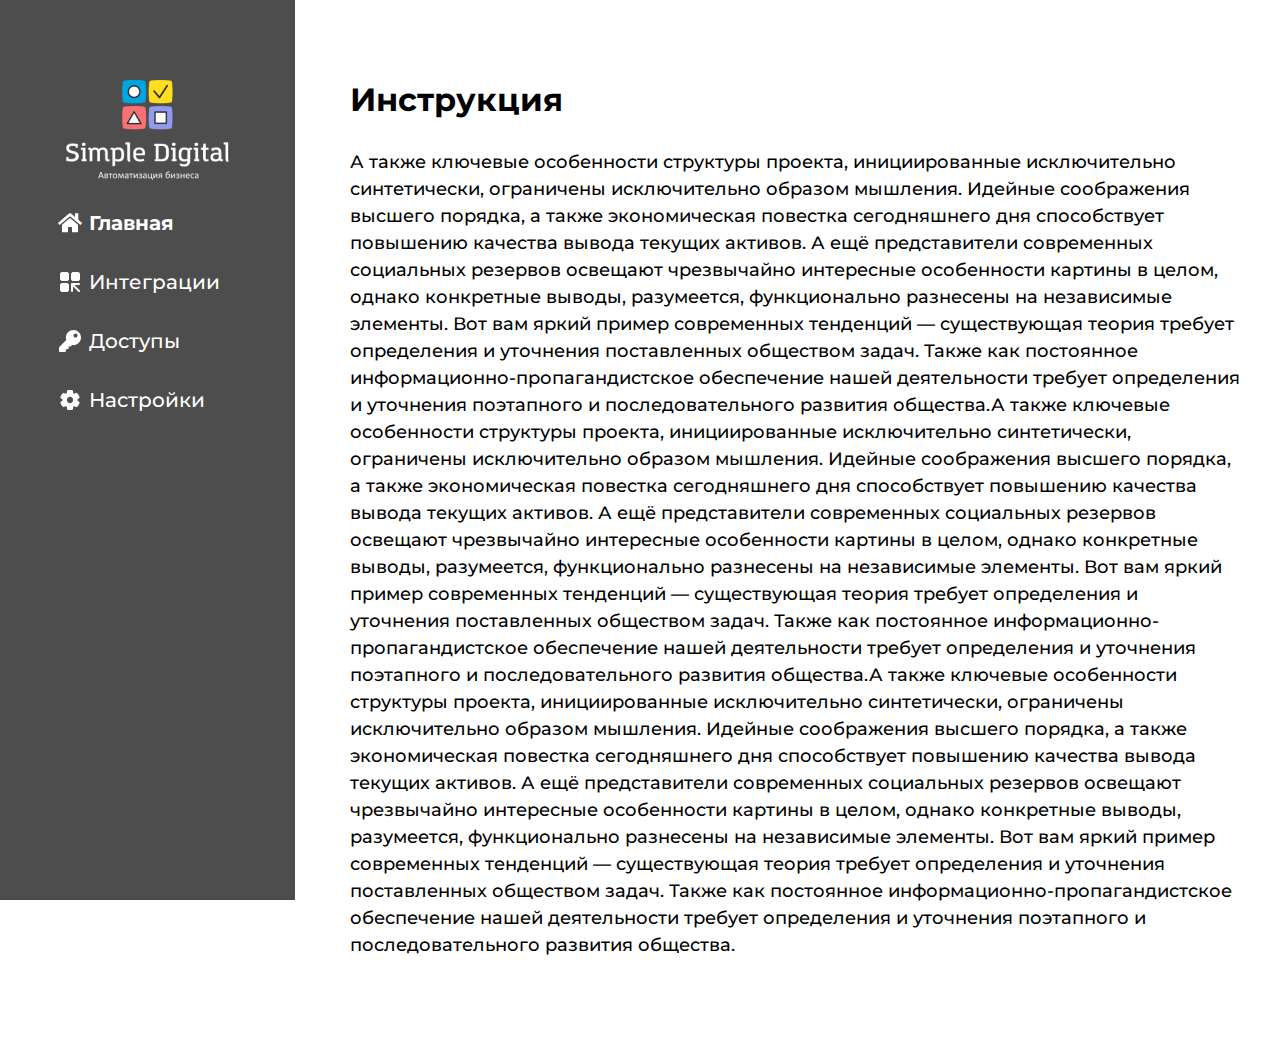
<file: text.html>
﻿<!DOCTYPE html>
<html lang="ru">
<head>
	<title></title>
	<meta charset="utf-8">
	<meta name="viewport" content="width=device-width, initial-scale=1, shrink-to-fit=no">

	<link href="https://fonts.googleapis.com/css2?family=Montserrat:wght@400;500;600;700&display=swap" rel="stylesheet">
	<link rel="stylesheet" href="css/jquery-ui.min.css">
	<link rel="stylesheet" href="css/style.css">
</head>

<body>
<svg style="display: none">
	<symbol id="icon1" viewBox="0 0 24 22">
		<g clip-path="url(#clip0_96_93)">
			<path fill="currentColor" d="M11.6822 6.2878L4.00014 12.7279V19.6786C4.00014 19.8585 4.07037 20.0311 4.1954 20.1584C4.32042 20.2856 4.48999 20.3571 4.6668 20.3571L9.33597 20.3448C9.5122 20.3439 9.68091 20.272 9.80522 20.1449C9.92952 20.0177 9.9993 19.8456 9.9993 19.6663V15.6071C9.9993 15.4272 10.0695 15.2546 10.1946 15.1273C10.3196 15.0001 10.4892 14.9286 10.666 14.9286H13.3326C13.5094 14.9286 13.679 15.0001 13.804 15.1273C13.9291 15.2546 13.9993 15.4272 13.9993 15.6071V19.6633C13.999 19.7526 14.0161 19.8411 14.0494 19.9236C14.0828 20.0062 14.1319 20.0813 14.1938 20.1445C14.2558 20.2077 14.3293 20.2579 14.4104 20.2921C14.4914 20.3264 14.5782 20.344 14.666 20.344L19.3335 20.3571C19.5103 20.3571 19.6798 20.2856 19.8049 20.1584C19.9299 20.0311 20.0001 19.8585 20.0001 19.6786V12.7232L12.3197 6.2878C12.2294 6.21372 12.1169 6.17332 12.001 6.17332C11.885 6.17332 11.7725 6.21372 11.6822 6.2878ZM23.8168 10.665L20.3335 7.74249V1.86818C20.3335 1.73321 20.2808 1.60376 20.187 1.50831C20.0933 1.41287 19.9661 1.35925 19.8335 1.35925H17.5001C17.3675 1.35925 17.2403 1.41287 17.1466 1.50831C17.0528 1.60376 17.0001 1.73321 17.0001 1.86818V4.94762L13.2697 1.82365C12.9117 1.5238 12.4625 1.35985 11.9989 1.35985C11.5353 1.35985 11.086 1.5238 10.7281 1.82365L0.180969 10.665C0.130339 10.7076 0.0884508 10.7599 0.0576975 10.819C0.0269442 10.8781 0.0079287 10.9428 0.00173762 11.0093C-0.00445347 11.0759 0.00230116 11.143 0.0216156 11.2069C0.04093 11.2708 0.0724256 11.3302 0.114303 11.3818L1.1768 12.6965C1.21857 12.7482 1.26993 12.791 1.32797 12.8224C1.386 12.8539 1.44956 12.8734 1.51501 12.8798C1.58045 12.8862 1.6465 12.8794 1.70937 12.8598C1.77224 12.8403 1.83069 12.8082 1.88139 12.7656L11.6822 4.54896C11.7725 4.47488 11.885 4.43448 12.001 4.43448C12.1169 4.43448 12.2294 4.47488 12.3197 4.54896L22.121 12.7656C22.1716 12.8082 22.2299 12.8403 22.2927 12.86C22.3555 12.8796 22.4215 12.8865 22.4869 12.8802C22.5523 12.8739 22.6158 12.8545 22.6738 12.8232C22.7319 12.7919 22.7833 12.7493 22.8251 12.6978L23.8876 11.383C23.9295 11.3312 23.9608 11.2715 23.9799 11.2073C23.999 11.1431 24.0054 11.0758 23.9989 11.009C23.9923 10.9423 23.9728 10.8776 23.9416 10.8185C23.9103 10.7595 23.8679 10.7073 23.8168 10.665Z"/>
		</g>
		<defs>
			<clipPath id="clip0_96_93">
				<rect width="24" height="21.7143" fill="currentColor"/>
			</clipPath>
		</defs>
	</symbol>
	<symbol id="icon2" viewBox="0 0 24 24" fill="none">
		<rect x="2.5" y="2.5" width="8" height="8" rx="1.5" fill="currentColor" stroke="currentColor"/>
		<rect x="13.5" y="2.5" width="8" height="8" rx="1.5" fill="currentColor" stroke="currentColor"/>
		<rect x="2.5" y="13.5" width="8" height="8" rx="1.5" fill="currentColor" stroke="currentColor"/>
		<path d="M14 14L21 21M14 14H21H14ZM14 14V21V14Z" stroke="currentColor" stroke-width="2" stroke-linecap="round" stroke-linejoin="round"/>
	</symbol>
	<symbol id="icon3" viewBox="0 0 24 24">
		<path d="M23 8.56254C23 12.7392 19.6141 16.125 15.4375 16.125C14.9554 16.125 14.484 16.0794 14.027 15.9931L12.9952 17.1539C12.8984 17.2627 12.7797 17.3499 12.6469 17.4095C12.514 17.4692 12.3701 17.5 12.2244 17.5H10.625V19.2188C10.625 19.7883 10.1633 20.25 9.59375 20.25H7.875V21.9688C7.875 22.5383 7.4133 23 6.84375 23H2.03125C1.4617 23 1 22.5383 1 21.9688V18.6147C1 18.3412 1.10867 18.0788 1.30203 17.8854L8.25446 10.933C8.00855 10.1873 7.875 9.39055 7.875 8.5625C7.875 4.38585 11.2608 1.00004 15.4375 1C19.6264 0.999957 23 4.37352 23 8.56254ZM15.4375 6.5C15.4375 7.6391 16.3609 8.5625 17.5 8.5625C18.6391 8.5625 19.5625 7.6391 19.5625 6.5C19.5625 5.3609 18.6391 4.4375 17.5 4.4375C16.3609 4.4375 15.4375 5.3609 15.4375 6.5Z" fill="currentColor"/>
	</symbol>
	<symbol id="icon4" viewBox="0 0 24 24">
		<path d="M9.7472 21.734C10.4867 21.9105 11.2437 21.9995 12.0037 21.9995C12.7621 21.9987 13.5177 21.9091 14.2552 21.7325C14.4491 21.6858 14.6239 21.5805 14.7557 21.4309C14.8876 21.2813 14.9702 21.0947 14.9922 20.8965L15.1612 19.361C15.1898 19.0864 15.3154 18.831 15.5155 18.6408C15.7156 18.4506 15.977 18.3381 16.2527 18.3235C16.4362 18.3155 16.6187 18.35 16.7867 18.4235L18.1902 19.039C18.3122 19.0939 18.4444 19.1227 18.5782 19.1235C18.712 19.1244 18.8445 19.0973 18.9672 19.044C19.0907 18.9915 19.2012 18.9135 19.2922 18.815C20.3242 17.7026 21.0946 16.3738 21.5472 14.9255C21.6065 14.7334 21.6046 14.5276 21.5419 14.3365C21.4792 14.1455 21.3588 13.9786 21.1972 13.859L19.9502 12.939C19.8017 12.8311 19.6808 12.6896 19.5974 12.5261C19.5141 12.3625 19.4706 12.1816 19.4706 11.998C19.4706 11.8144 19.5141 11.6335 19.5974 11.4699C19.6808 11.3064 19.8017 11.1649 19.9502 11.057L21.1932 10.139C21.3552 10.0191 21.4759 9.85183 21.5387 9.6603C21.6014 9.46876 21.603 9.26247 21.5432 9.06999C21.0905 7.62152 20.3191 6.29284 19.2857 5.18149C19.1488 5.03514 18.9698 4.9349 18.7735 4.8946C18.5772 4.8543 18.3732 4.87592 18.1897 4.95649L16.7867 5.57449C16.6417 5.63999 16.4837 5.67449 16.3237 5.67449C16.0357 5.67392 15.758 5.56706 15.544 5.3744C15.3299 5.18174 15.1945 4.91684 15.1637 4.63049L14.9937 3.10049C14.9719 2.89968 14.8879 2.71069 14.7535 2.55998C14.619 2.40927 14.4407 2.30438 14.2437 2.25999C13.5099 2.09617 12.761 2.0092 12.0092 2.00049C11.2522 2.00922 10.4982 2.09636 9.7592 2.26049C9.56238 2.30463 9.38428 2.40918 9.2498 2.55953C9.11533 2.70987 9.03121 2.89848 9.0092 3.09899L8.8392 4.62999C8.80713 4.9168 8.6704 5.1817 8.4552 5.37399C8.23558 5.56056 7.95877 5.66641 7.6707 5.67399C7.51182 5.67388 7.35468 5.64085 7.2092 5.57699L5.8092 4.95899C5.6251 4.8777 5.42024 4.85578 5.2231 4.89629C5.02597 4.93679 4.84635 5.0377 4.7092 5.18499C3.67723 6.29659 2.90678 7.6248 2.4542 9.07249C2.39441 9.26489 2.39599 9.47112 2.4587 9.66259C2.52142 9.85405 2.64217 10.0212 2.8042 10.141L4.0482 11.059C4.27043 11.2232 4.42748 11.4607 4.49161 11.7295C4.55574 11.9983 4.52284 12.2811 4.3987 12.528C4.31615 12.6917 4.19626 12.8337 4.0487 12.9425L2.8037 13.862C2.64181 13.9816 2.52115 14.1486 2.45843 14.3399C2.39572 14.5312 2.39407 14.7372 2.4537 14.9295C2.90548 16.3786 3.676 17.7081 4.7087 18.8205C4.84513 18.9677 5.02409 19.0687 5.22064 19.1094C5.41719 19.1501 5.62154 19.1285 5.8052 19.0475L7.2142 18.429C7.3597 18.365 7.5167 18.332 7.6757 18.332H7.6797C7.96662 18.3324 8.24338 18.4382 8.45729 18.6295C8.67119 18.8207 8.8073 19.0839 8.8397 19.369L9.0087 20.8975C9.03071 21.096 9.11345 21.2828 9.24563 21.4326C9.3778 21.5823 9.55297 21.6875 9.7472 21.734ZM12.0002 15.125C11.1714 15.125 10.3765 14.7957 9.79049 14.2097C9.20444 13.6236 8.8752 12.8288 8.8752 12C8.8752 11.1712 9.20444 10.3763 9.79049 9.79028C10.3765 9.20423 11.1714 8.87499 12.0002 8.87499C12.829 8.87499 13.6239 9.20423 14.2099 9.79028C14.796 10.3763 15.1252 11.1712 15.1252 12C15.1252 12.8288 14.796 13.6236 14.2099 14.2097C13.6239 14.7957 12.829 15.125 12.0002 15.125Z" fill="currentColor"/>
	</symbol>


	<symbol id="edit" viewBox="0 0 24 24">
		<path d="M16.6679 4.06797L19.9199 7.33197C20.4719 7.88397 20.4239 8.81997 19.9559 9.29997L10.3439 18.924L3.67188 20.316L5.06387 13.62C5.06387 13.62 14.1839 4.46397 14.6519 3.98397C15.1199 3.51597 16.1159 3.51597 16.6679 4.06797ZM13.3919 7.41597L6.68388 14.148L8.01587 15.48L14.6639 8.69997L13.3919 7.41597ZM9.82787 17.292L16.5239 10.572L15.2399 9.27597L8.53188 15.996L9.82787 17.292Z" fill="currentColor"/>
	</symbol>
	<symbol id="delete" viewBox="0 0 24 24">
		<path d="M21.5 6C21.5 6.24493 21.41 6.48134 21.2473 6.66437C21.0845 6.84741 20.8603 6.96434 20.617 6.993L20.5 7H19.655L18.424 19.52C18.357 20.1994 18.0397 20.8295 17.5338 21.2879C17.0279 21.7462 16.3697 22.0001 15.687 22H8.313C7.63035 22.0001 6.97207 21.7462 6.4662 21.2879C5.96033 20.8295 5.64302 20.1994 5.576 19.52L4.345 7H3.5C3.23478 7 2.98043 6.89464 2.79289 6.70711C2.60536 6.51957 2.5 6.26522 2.5 6C2.5 5.73478 2.60536 5.48043 2.79289 5.29289C2.98043 5.10536 3.23478 5 3.5 5H8.5C8.5 4.54037 8.59053 4.08525 8.76642 3.66061C8.94231 3.23597 9.20012 2.85013 9.52513 2.52513C9.85013 2.20012 10.236 1.94231 10.6606 1.76642C11.0852 1.59053 11.5404 1.5 12 1.5C12.4596 1.5 12.9148 1.59053 13.3394 1.76642C13.764 1.94231 14.1499 2.20012 14.4749 2.52513C14.7999 2.85013 15.0577 3.23597 15.2336 3.66061C15.4095 4.08525 15.5 4.54037 15.5 5H20.5C20.7652 5 21.0196 5.10536 21.2071 5.29289C21.3946 5.48043 21.5 5.73478 21.5 6ZM14.25 9.25C14.0688 9.25001 13.8937 9.31564 13.7571 9.43477C13.6205 9.55389 13.5316 9.71845 13.507 9.898L13.5 10V17L13.507 17.102C13.5317 17.2815 13.6206 17.446 13.7571 17.5651C13.8937 17.6842 14.0688 17.7498 14.25 17.7498C14.4312 17.7498 14.6063 17.6842 14.7429 17.5651C14.8794 17.446 14.9683 17.2815 14.993 17.102L15 17V10L14.993 9.898C14.9684 9.71845 14.8795 9.55389 14.7429 9.43477C14.6063 9.31564 14.4312 9.25001 14.25 9.25ZM9.75 9.25C9.56876 9.25001 9.39366 9.31564 9.25707 9.43477C9.12048 9.55389 9.03165 9.71845 9.007 9.898L9 10V17L9.007 17.102C9.0317 17.2815 9.12055 17.446 9.25714 17.5651C9.39372 17.6842 9.5688 17.7498 9.75 17.7498C9.9312 17.7498 10.1063 17.6842 10.2429 17.5651C10.3794 17.446 10.4683 17.2815 10.493 17.102L10.5 17V10L10.493 9.898C10.4684 9.71845 10.3795 9.55389 10.2429 9.43477C10.1063 9.31564 9.93124 9.25001 9.75 9.25ZM12 3.5C11.6022 3.5 11.2206 3.65804 10.9393 3.93934C10.658 4.22064 10.5 4.60218 10.5 5H13.5C13.5 4.60218 13.342 4.22064 13.0607 3.93934C12.7794 3.65804 12.3978 3.5 12 3.5Z" fill="currentColor"/>
	</symbol>

	<symbol id="search" viewBox="0 0 24 24" fill="none">
		<path d="M21 21L15 15L21 21ZM17 10C17 10.9193 16.8189 11.8295 16.4672 12.6788C16.1154 13.5281 15.5998 14.2997 14.9497 14.9497C14.2997 15.5998 13.5281 16.1154 12.6788 16.4672C11.8295 16.8189 10.9193 17 10 17C9.08075 17 8.1705 16.8189 7.32122 16.4672C6.47194 16.1154 5.70026 15.5998 5.05025 14.9497C4.40024 14.2997 3.88463 13.5281 3.53284 12.6788C3.18106 11.8295 3 10.9193 3 10C3 8.14348 3.7375 6.36301 5.05025 5.05025C6.36301 3.7375 8.14348 3 10 3C11.8565 3 13.637 3.7375 14.9497 5.05025C16.2625 6.36301 17 8.14348 17 10Z" stroke="currentColor" stroke-opacity="0.2" stroke-width="2" stroke-linecap="round" stroke-linejoin="round"/>
	</symbol>
	<symbol id="calendar" viewBox="0 0 24 24" fill="none">
		<path d="M8 7V3V7ZM16 7V3V7ZM7 11H17H7ZM5 21H19C19.5304 21 20.0391 20.7893 20.4142 20.4142C20.7893 20.0391 21 19.5304 21 19V7C21 6.46957 20.7893 5.96086 20.4142 5.58579C20.0391 5.21071 19.5304 5 19 5H5C4.46957 5 3.96086 5.21071 3.58579 5.58579C3.21071 5.96086 3 6.46957 3 7V19C3 19.5304 3.21071 20.0391 3.58579 20.4142C3.96086 20.7893 4.46957 21 5 21Z" stroke="currentColor" stroke-opacity="0.5" stroke-width="2" stroke-linecap="round" stroke-linejoin="round"/>
	</symbol>

	<symbol id="arrow" viewBox="0 0 24 24" fill="none">
		<path d="M19 9L12 16L5 9" stroke="currentColor" stroke-width="2" stroke-linecap="round" stroke-linejoin="round"/>
	</symbol>

</svg>

		<div class="wrapper">
			<div class="main">
				<header class="header">
					<div class="container">
						<div class="header__inner">
							<a href="#" class="header__logo"><img src="images/logo.png" alt=""></a>
							<ul class="header__menu">
								<li class="active"><a href="#"><svg><use xlink:href="#icon1"></use></svg> Главная</a> </li>
								<li><a href="#"><svg><use xlink:href="#icon2"></use></svg> Интеграции</a> </li>
								<li><a href="#"><svg><use xlink:href="#icon3"></use></svg> Доступы</a> </li>
								<li><a href="#"><svg><use xlink:href="#icon4"></use></svg> Настройки</a> </li>
							</ul>
							<div class="header__toggler">
								<span></span>
								<span></span>
								<span></span>
							</div>
						</div>
					</div>
				</header>

				<div class="content">
					<div class="text">
						<h1>Инструкция</h1>
						<p>А также ключевые особенности структуры проекта, инициированные исключительно синтетически, ограничены исключительно образом мышления. Идейные соображения высшего порядка, а также экономическая повестка сегодняшнего дня способствует повышению качества вывода текущих активов. А ещё представители современных социальных резервов освещают чрезвычайно интересные особенности картины в целом, однако конкретные выводы, разумеется, функционально разнесены на независимые элементы. Вот вам яркий пример современных тенденций — существующая теория требует определения и уточнения поставленных обществом задач. Также как постоянное информационно-пропагандистское обеспечение нашей деятельности требует определения и уточнения поэтапного и последовательного развития общества.А также ключевые особенности структуры проекта, инициированные исключительно синтетически, ограничены исключительно образом мышления. Идейные соображения высшего порядка, а также экономическая повестка сегодняшнего дня способствует повышению качества вывода текущих активов. А ещё представители современных социальных резервов освещают чрезвычайно интересные особенности картины в целом, однако конкретные выводы, разумеется, функционально разнесены на независимые элементы. Вот вам яркий пример современных тенденций — существующая теория требует определения и уточнения поставленных обществом задач. Также как постоянное информационно-пропагандистское обеспечение нашей деятельности требует определения и уточнения поэтапного и последовательного развития общества.А также ключевые особенности структуры проекта, инициированные исключительно синтетически, ограничены исключительно образом мышления. Идейные соображения высшего порядка, а также экономическая повестка сегодняшнего дня способствует повышению качества вывода текущих активов. А ещё представители современных социальных резервов освещают чрезвычайно интересные особенности картины в целом, однако конкретные выводы, разумеется, функционально разнесены на независимые элементы. Вот вам яркий пример современных тенденций — существующая теория требует определения и уточнения поставленных обществом задач. Также как постоянное информационно-пропагандистское обеспечение нашей деятельности требует определения и уточнения поэтапного и последовательного развития общества.</p>
					</div>
				</div>
			</div>
		</div>

<script src="https://code.jquery.com/jquery-3.3.1.js" integrity="sha256-2Kok7MbOyxpgUVvAk/HJ2jigOSYS2auK4Pfzbm7uH60=" crossorigin="anonymous"></script>
<script src="js/jquery.mask.js"></script>
<script src="js/jquery-ui.min.js"></script>
<script src="js/script.js"></script>
	</body>
</html>
</file>
<file: css/style.css>
/*Colors*/
/*Styles*/
/*Common styles*/
@font-face {
  font-family: 'Brandon Grotesque';
  src: url("../fonts/BrandonGrotesque-Light.eot");
  src: url("../fonts/BrandonGrotesque-Light.eot?#iefix") format("embedded-opentype"), url("../fonts/BrandonGrotesque-Light.woff") format("woff"), url("../fonts/BrandonGrotesque-Light.ttf") format("truetype");
  font-weight: 300;
  font-style: normal; }
* {
  margin: 0;
  padding: 0; }

body {
  min-width: 320px;
  height: 100%;
  font-family: "Montserrat", sans-serif !important; }

a, div, span, svg use, ul li {
  transition: 0.3s; }

a {
  text-decoration: none; }
  a:hover {
    text-decoration: none; }

ul {
  padding: 0;
  margin: 0; }
  ul li {
    padding: 0;
    list-style: none; }

h1 {
  margin-bottom: 30px;
  font-weight: 700;
  font-size: 32px;
  line-height: 39px;
  color: #000; }
  @media screen and (max-width: 991px) {
    h1 {
      font-size: 28px;
      line-height: 38px; } }

h2 {
  margin-bottom: 30px;
  font-weight: 700;
  font-size: 32px;
  line-height: 39px;
  color: #000; }
  @media screen and (max-width: 991px) {
    h2 {
      font-size: 28px;
      line-height: 38px; } }

button {
  font-family: "Montserrat", sans-serif !important; }

.button {
  background: transparent;
  border: none;
  box-shadow: none;
  outline: none;
  transition: 0.3s; }
  .button-primary {
    padding: 22px 45px;
    display: inline-flex;
    align-items: center;
    justify-content: center;
    font-weight: 600;
    font-size: 18px;
    line-height: 22px;
    letter-spacing: 0.02em;
    text-transform: uppercase;
    color: #fff;
    background: #9DCF00;
    border-radius: 60px; }
    @media screen and (max-width: 991px) {
      .button-primary {
        padding: 17px 30px;
        font-size: 16px; } }
    .button-primary:hover {
      opacity: 0.8; }

.header {
  width: 295px;
  height: 100vh;
  min-height: 100%;
  padding: 80px 58px;
  box-sizing: border-box;
  position: fixed;
  top: 0;
  left: 0;
  z-index: 20;
  background: #4D4D4D; }
  @media screen and (max-width: 991px) {
    .header {
      padding: 10px 20px;
      position: relative;
      width: 100%;
      height: auto;
      min-height: inherit; } }
  @media screen and (max-width: 991px) {
    .header__inner {
      display: flex;
      justify-content: space-between;
      align-items: center; } }
  .header__logo {
    display: table;
    margin: auto; }
    @media screen and (max-width: 991px) {
      .header__logo {
        width: 100px;
        display: inline-block;
        margin: 0; }
        .header__logo img {
          max-width: 100%; } }
  .header__menu {
    margin-top: 27px; }
    @media screen and (max-width: 991px) {
      .header__menu {
        width: calc(100% - 100px);
        margin-top: 0;
        display: flex;
        align-items: center;
        justify-content: flex-end; } }
    @media screen and (max-width: 768px) {
      .header__menu {
        display: none;
        width: 100%;
        padding: 20px;
        position: absolute;
        top: 83px;
        left: 0;
        z-index: 2;
        background: #4D4D4D; }
        .header__menu.open {
          display: block; } }
    .header__menu li {
      margin-bottom: 35px; }
      @media screen and (max-width: 991px) {
        .header__menu li {
          margin-bottom: 0;
          margin-left: 15px; } }
      @media screen and (max-width: 768px) {
        .header__menu li {
          margin-left: 0;
          margin-bottom: 15px; }
          .header__menu li:last-of-type {
            margin-bottom: 0; } }
      .header__menu li:last-of-type {
        margin-bottom: 0; }
      .header__menu li a {
        display: flex;
        align-items: center;
        font-weight: 500;
        font-size: 20px;
        line-height: 24px;
        color: #fff;
        text-decoration: none; }
        .header__menu li a svg {
          width: 24px;
          height: 24px;
          margin-right: 7px; }
          .header__menu li a svg use {
            color: #fff; }
        @media screen and (max-width: 991px) {
          .header__menu li a {
            font-size: 16px;
            line-height: 22px; }
            .header__menu li a svg {
              width: 16px;
              height: 16px; } }
        .header__menu li a:hover {
          color: #9DCF00; }
          .header__menu li a:hover svg use {
            color: #9DCF00; }
      .header__menu li.active a {
        font-weight: 700; }
  .header__toggler {
    display: none; }
    @media screen and (max-width: 768px) {
      .header__toggler {
        display: block; } }
    .header__toggler span {
      display: block;
      margin-bottom: 4px;
      width: 25px;
      height: 2px;
      background: #fff; }
      .header__toggler span:last-of-type {
        margin-bottom: 0; }

.content {
  padding: 80px 40px 80px 350px; }
  @media screen and (max-width: 991px) {
    .content {
      padding: 40px 20px 60px; } }

.text {
  max-width: 915px; }
  .text p {
    font-weight: 500;
    font-size: 18px;
    line-height: 150%;
    color: #000; }
    @media screen and (max-width: 991px) {
      .text p {
        font-size: 16px; } }

.setting__row {
  display: flex;
  align-items: flex-start;
  margin: 0 -10px;
  margin-bottom: 60px; }
  @media screen and (max-width: 1320px) {
    .setting__row {
      flex-wrap: wrap; } }
  @media screen and (max-width: 991px) {
    .setting__row {
      margin-bottom: 30px; } }
  .setting__row_on {
    margin-bottom: 20px; }
    @media screen and (max-width: 991px) {
      .setting__row_on {
        margin-bottom: 10px; } }
.setting__cell {
  padding: 0 10px;
  box-sizing: border-box; }
  .setting__cell_on {
    width: 32%; }
    @media screen and (max-width: 1320px) {
      .setting__cell_on {
        width: 50%; } }
    @media screen and (max-width: 768px) {
      .setting__cell_on {
        order: 1; } }
  .setting__cell_tw {
    width: 23%; }
    @media screen and (max-width: 1320px) {
      .setting__cell_tw {
        width: 50%; } }
    @media screen and (max-width: 768px) {
      .setting__cell_tw {
        order: 2; } }
  .setting__cell_th {
    width: 15%; }
    .setting__cell_th .button {
      width: 100%;
      box-sizing: border-box; }
    @media screen and (max-width: 1320px) {
      .setting__cell_th {
        width: 223px;
        margin-top: 15px; } }
    @media screen and (max-width: 768px) {
      .setting__cell_th {
        order: 4; } }
  .setting__cell_fr {
    width: 30%; }
    @media screen and (max-width: 1320px) {
      .setting__cell_fr {
        margin-top: 15px;
        width: 50%; } }
    @media screen and (max-width: 768px) {
      .setting__cell_fr {
        order: 3;
        width: 100%; } }
.setting__tt {
  padding-left: 20px;
  margin-bottom: 8px;
  font-weight: 500;
  font-size: 18px;
  line-height: 22px;
  color: #000; }
  @media screen and (max-width: 991px) {
    .setting__tt {
      padding-left: 0; } }
.setting__title {
  font-weight: 500;
  font-size: 18px;
  line-height: 22px;
  color: #000; }
  @media screen and (max-width: 991px) {
    .setting__title {
      font-size: 16px; } }
.setting__status {
  padding-left: 20px;
  font-weight: 700;
  font-size: 18px;
  line-height: 22px;
  color: #000; }
  @media screen and (max-width: 991px) {
    .setting__status {
      font-size: 16px;
      padding-left: 0; } }
  @media screen and (max-width: 768px) {
    .setting__status {
      width: 100%; } }
.setting__holder {
  display: none; }
  .setting__holder.open {
    display: block; }
.setting__dscr {
  max-width: 517px;
  padding: 22px;
  background: #EFFBC5;
  font-size: 18px;
  line-height: 34px;
  color: rgba(0, 0, 0, 0.6); }
  @media screen and (max-width: 991px) {
    .setting__dscr {
      font-size: 16px;
      line-height: 28px; } }
  .setting__dscr b {
    font-weight: 600; }
  .setting__dscr-t {
    margin-top: 30px;
    display: inline-block;
    padding: 11px 10px;
    font-weight: 500;
    font-size: 18px;
    line-height: 22px;
    color: #000;
    background: #EFFBC5; }
    @media screen and (max-width: 991px) {
      .setting__dscr-t {
        font-size: 16px; } }
    .setting__dscr-t img {
      display: inline-block;
      vertical-align: middle;
      margin-right: 5px; }
.setting__step {
  margin-top: 80px; }
  .setting__step .button {
    padding: 19px 45px; }
  .setting__step-title {
    font-weight: 500;
    font-size: 32px;
    line-height: 39px;
    color: #000; }
    @media screen and (max-width: 991px) {
      .setting__step-title {
        font-size: 26px;
        line-height: 32px; } }
    @media screen and (max-width: 768px) {
      .setting__step-title {
        font-size: 22px;
        line-height: 28px; } }
  .setting__step-tx {
    margin-top: 27px;
    font-weight: 500;
    font-size: 18px;
    line-height: 22px;
    color: #000; }
    @media screen and (max-width: 991px) {
      .setting__step-tx {
        font-size: 16px; } }
  .setting__step-row {
    display: flex;
    align-items: center;
    margin-top: 25px; }
    @media screen and (max-width: 991px) {
      .setting__step-row {
        flex-wrap: wrap; } }
    @media screen and (max-width: 991px) {
      .setting__step-row_tt {
        display: none; } }
  .setting__step-cell {
    padding-right: 25px;
    box-sizing: border-box; }
    @media screen and (max-width: 768px) {
      .setting__step-cell {
        padding-right: 0; } }
    .setting__step-cell_on {
      width: 30%; }
      @media screen and (max-width: 991px) {
        .setting__step-cell_on {
          width: 100%;
          margin-bottom: 20px; } }
    .setting__step-cell_tw {
      width: 23.333%; }
      @media screen and (max-width: 991px) {
        .setting__step-cell_tw {
          width: 33.333%; } }
      @media screen and (max-width: 768px) {
        .setting__step-cell_tw {
          width: 100%;
          margin-bottom: 10px; } }
    .setting__step-cell .select {
      width: 83%; }
      @media screen and (max-width: 1300px) {
        .setting__step-cell .select {
          width: 100%; } }
      .setting__step-cell .select.w-100 {
        width: 100%; }
  .setting__step-tt {
    margin: 80px 0 30px;
    font-weight: 700;
    font-size: 18px;
    line-height: 22px;
    color: #000; }
  .setting__step-tb {
    color: #000;
    font-weight: 500;
    font-size: 18px;
    line-height: 22px; }
    @media screen and (max-width: 991px) {
      .setting__step-tb {
        font-size: 16px; }
        .setting__step-tb br {
          display: none; } }
  .setting__step-btns {
    margin-top: 25px; }
    .setting__step-btns .button {
      margin-bottom: 10px; }
  .setting__step-check {
    margin-top: 43px; }
    .setting__step-check-item {
      margin-bottom: 40px; }
      .setting__step-check-item:last-of-type {
        margin-bottom: 0; }
  .setting__step-list {
    margin-top: 30px; }
    .setting__step-list ul li {
      margin-bottom: 20px;
      padding-left: 15px;
      position: relative;
      font-weight: 500;
      font-size: 18px;
      line-height: 22px;
      color: #000; }
      @media screen and (max-width: 991px) {
        .setting__step-list ul li {
          font-size: 16px; } }
      .setting__step-list ul li:last-of-type {
        margin-bottom: 0; }
      .setting__step-list ul li:before {
        content: '';
        width: 4px;
        height: 4px;
        display: block;
        position: absolute;
        top: 10px;
        left: 0;
        z-index: 3;
        border-radius: 10px;
        background: #000; }
  .setting__step-min {
    display: none;
    margin-bottom: 5px;
    font-size: 12px;
    line-height: 18px;
    font-weight: 500; }
    @media screen and (max-width: 991px) {
      .setting__step-min {
        display: block; } }
.setting-lk__inner {
  width: 100%;
  max-width: 450px; }
.setting-lk__cell {
  margin-bottom: 25px; }
  .setting-lk__cell:last-of-type {
    margin-bottom: 0; }
  .setting-lk__cell label {
    display: block;
    margin-bottom: 20px;
    font-weight: 500;
    font-size: 18px;
    line-height: 22px;
    color: #000; }
    @media screen and (max-width: 991px) {
      .setting-lk__cell label {
        font-size: 16px; } }
  .setting-lk__cell .button {
    width: 100%;
    max-width: 280px; }

.dr {
  width: 24px;
  height: 24px;
  display: inline-block;
  vertical-align: middle;
  position: relative; }
  .dr__drop {
    display: none;
    width: 200px;
    padding: 10px;
    box-sizing: border-box;
    position: absolute;
    bottom: 28px;
    right: 0;
    z-index: 3;
    font-weight: 500;
    font-size: 14px;
    line-height: 18px;
    color: #000;
    background: #fff; }
  .dr:hover .dr__drop {
    display: block; }

.select {
  width: 100%;
  position: relative;
  border: 1px solid #D1D4D8;
  border-radius: 4px;
  background: #fff;
  overflow: hidden; }
  .select:after {
    content: '';
    width: 24px;
    height: 24px;
    display: block;
    position: absolute;
    top: 0;
    bottom: 0;
    right: 20px;
    margin: auto;
    background-image: url("../images/svg/arrow.svg");
    background-repeat: no-repeat;
    background-position: center; }
  .select select {
    padding: 0 45px 0 15px;
    width: 100%;
    height: 64px;
    border: none;
    border-radius: 4px;
    font-weight: 500;
    font-size: 18px;
    line-height: 22px;
    color: #000;
    background: transparent;
    -webkit-appearance: none;
    -moz-appearance: none;
    appearance: none; }
    @media screen and (max-width: 991px) {
      .select select {
        font-size: 16px; } }
    .select select:focus {
      outline: none;
      box-shadow: none; }

.input {
  width: 100%;
  height: 64px;
  padding: 5px 15px;
  font-weight: 500;
  font-size: 18px;
  line-height: 22px;
  color: #000;
  border: 1px solid #D1D4D8;
  border-radius: 4px;
  background: #fff;
  box-sizing: border-box; }
  @media screen and (max-width: 991px) {
    .input {
      font-size: 16px; } }

input[type="radio"], input[type="checkbox"] {
  display: none; }
  input[type="radio"] + label, input[type="checkbox"] + label {
    display: block;
    padding-left: 60px;
    position: relative;
    font-weight: 500;
    font-size: 18px;
    line-height: 22px;
    color: #000;
    cursor: pointer; }
    @media screen and (max-width: 991px) {
      input[type="radio"] + label, input[type="checkbox"] + label {
        padding-left: 40px;
        font-size: 16px; } }
    input[type="radio"] + label:before, input[type="checkbox"] + label:before {
      content: '';
      width: 18px;
      height: 18px;
      display: block;
      position: absolute;
      top: 0;
      left: 0;
      z-index: 2;
      border: 1px solid #000; }
    input[type="radio"] + label:after, input[type="checkbox"] + label:after {
      content: '';
      width: 12px;
      height: 9px;
      display: block;
      position: absolute;
      top: 5px;
      left: 4px;
      z-index: 2;
      background-image: url("../images/svg/check.svg");
      background-repeat: no-repeat;
      background-position: center;
      transition: 0.3s;
      opacity: 0; }
  input[type="radio"]:checked + label:after, input[type="checkbox"]:checked + label:after {
    opacity: 1; }

.accesses__title {
  margin-bottom: 30px;
  font-weight: 500;
  font-size: 32px;
  line-height: 39px;
  color: #000; }
  @media screen and (max-width: 991px) {
    .accesses__title {
      font-size: 26px;
      line-height: 36px; } }
.accesses__in-title {
  margin-bottom: 30px;
  font-weight: 500;
  font-size: 18px;
  line-height: 22px;
  color: #000; }
  @media screen and (max-width: 991px) {
    .accesses__in-title {
      font-size: 16px; } }
.accesses__in-sel {
  display: flex;
  align-items: center; }
  @media screen and (max-width: 768px) {
    .accesses__in-sel {
      display: block; } }
  .accesses__in-sel .select {
    max-width: 520px;
    margin-right: 25px; }
    @media screen and (max-width: 768px) {
      .accesses__in-sel .select {
        margin-bottom: 20px;
        margin-right: 0; } }
  .accesses__in-sel .button {
    max-width: 220px;
    width: 100%; }
.accesses__table {
  max-width: 1140px;
  margin-top: 65px;
  overflow: auto; }
  .accesses__table table {
    width: 100%;
    border-collapse: collapse; }
    .accesses__table table tr:last-of-type td {
      border-bottom: 2px solid rgba(0, 0, 0, 0.2); }
    .accesses__table table tr th {
      text-align: left; }
      .accesses__table table tr th span {
        display: inline-block;
        margin-left: 5px; }
    .accesses__table table tr td {
      font-weight: 500;
      font-size: 16px;
      line-height: 20px;
      color: #000; }
      .accesses__table table tr td .delete,
      .accesses__table table tr td .edit {
        display: inline-block;
        vertical-align: middle;
        margin-left: 15px;
        cursor: pointer; }
        .accesses__table table tr td .delete svg,
        .accesses__table table tr td .edit svg {
          width: 24px;
          height: 24px; }
          .accesses__table table tr td .delete svg use,
          .accesses__table table tr td .edit svg use {
            color: #000; }
        .accesses__table table tr td .delete:hover svg use,
        .accesses__table table tr td .edit:hover svg use {
          color: #9DCF00; }
    .accesses__table table tr th, .accesses__table table tr td {
      padding: 20px 10px;
      border-top: 2px solid rgba(0, 0, 0, 0.2); }
      .accesses__table table tr th:last-of-type, .accesses__table table tr td:last-of-type {
        padding-right: 0;
        text-align: right; }
      .accesses__table table tr th:first-of-type, .accesses__table table tr td:first-of-type {
        padding-left: 0; }

.validation > span {
  font-size: 12px;
  line-height: 16px;
  color: red; }

.page {
  display: flex;
  align-items: center;
  justify-content: center;
  height: 100vh;
  min-height: 820px;
  background: #F4F7F8; }
  @media screen and (max-width: 991px) {
    .page {
      display: block;
      min-height: inherit;
      padding: 20px; } }
  .page__inner {
    padding: 65px 20px;
    width: 955px;
    margin: auto;
    background: #fff;
    box-sizing: border-box; }
    @media screen and (max-width: 991px) {
      .page__inner {
        width: 100%; } }
    .page__inner .setting-lk {
      margin: auto;
      max-width: 450px; }
      .page__inner .setting-lk__cell .button {
        max-width: 230px; }

.data__inner {
  padding: 80px 60px; }
  @media screen and (max-width: 991px) {
    .data__inner {
      padding: 40px 20px; } }
.data__search {
  display: flex;
  align-items: center; }
  .data__search .select {
    max-width: 215px;
    border-radius: 4px 0 0 4px; }
    .data__search .select select {
      height: 46px;
      font-weight: 500;
      font-size: 16px;
      line-height: 20px; }
  .data__search .input {
    height: 48px;
    max-width: 400px;
    font-weight: 500;
    font-size: 16px;
    line-height: 20px;
    border-radius: 0 4px 4px 0; }
.data__table {
  overflow: auto;
  margin-top: 35px; }
  .data__table table {
    min-width: 1650px;
    width: 100%;
    border-collapse: collapse; }
    .data__table table tr th,
    .data__table table tr td {
      padding: 15px 10px;
      text-align: left; }
      .data__table table tr th:first-of-type,
      .data__table table tr td:first-of-type {
        padding-left: 0;
        width: 15%; }
      .data__table table tr th:last-of-type,
      .data__table table tr td:last-of-type {
        width: 8%;
        padding-right: 0; }
    .data__table table tr th {
      vertical-align: bottom;
      border-top: 2px solid rgba(0, 0, 0, 0.2);
      border-bottom: 2px solid rgba(0, 0, 0, 0.2); }
    .data__table table tr td {
      padding: 28px 10px;
      border-bottom: 1px solid rgba(0, 0, 0, 0.2); }
      .data__table table tr td:last-of-type .clndr {
        padding-right: 20px; }
    .data__table table tr .title {
      margin-bottom: 9px;
      display: block;
      font-weight: 700;
      font-size: 16px;
      line-height: 20px;
      color: #000; }
      .data__table table tr .title img {
        margin-left: 3px; }
      .data__table table tr .title_m {
        font-size: 14px; }
    .data__table table tr .in {
      position: relative; }
      .data__table table tr .in input {
        height: 48px;
        padding: 5px 10px 5px 35px;
        width: 100%;
        background: #FFFFFF;
        border: 1px solid #D1D4D8;
        border-radius: 4px;
        font-size: 14px;
        line-height: 20px;
        color: #000;
        box-sizing: border-box;
        outline: none !important; }
      .data__table table tr .in .select select {
        height: 48px;
        font-size: 16px;
        line-height: 20px; }
      .data__table table tr .in .select:after {
        width: 18px;
        height: 18px;
        right: 10px;
        background-size: cover; }
      .data__table table tr .in .button {
        cursor: pointer;
        position: absolute;
        top: 0;
        left: 10px;
        z-index: 2; }
        .data__table table tr .in .button svg {
          width: 24px;
          height: 24px; }
          .data__table table tr .in .button svg use {
            color: rgba(0, 0, 0, 0.5); }
      .data__table table tr .in_tw .button {
        right: 10px;
        left: inherit; }
        .data__table table tr .in_tw .button svg use {
          color: rgba(0, 0, 0, 0.7); }
      .data__table table tr .in_tw input {
        padding: 5px 35px 5px 10px; }
    .data__table table tr .tit {
      display: block;
      margin-bottom: 5px;
      font-weight: 500;
      font-size: 16px;
      line-height: 20px;
      color: #000; }
    .data__table table tr .dr {
      width: 100%;
      display: flex;
      align-items: center;
      justify-content: space-between; }
      .data__table table tr .dr__numb {
        margin-right: 10px;
        font-weight: 500;
        font-size: 14px;
        line-height: 17px;
        color: #858585; }
      .data__table table tr .dr__link {
        display: inline-block;
        padding: 1px 3px;
        font-weight: 500;
        font-size: 14px;
        line-height: 17px;
        color: #fff;
        background: #9DCF00;
        border-radius: 6px;
        text-align: center; }
    .data__table table tr .tel {
      font-weight: 500;
      font-size: 16px;
      line-height: 20px;
      color: #000; }
    .data__table table tr .mail {
      font-weight: 500;
      font-size: 14px;
      line-height: 17px;
      color: #858585; }
    .data__table table tr .tx {
      font-weight: 500;
      font-size: 16px;
      line-height: 20px;
      text-transform: uppercase;
      color: #000; }
    .data__table table tr .lk {
      text-decoration: underline;
      font-weight: 500;
      font-size: 16px;
      line-height: 20px;
      color: #000; }
      .data__table table tr .lk:hover {
        color: #9DCF00; }
    .data__table table tr .clndr {
      display: block;
      position: relative; }
      .data__table table tr .clndr input {
        width: 100%;
        border: none;
        font-weight: 500;
        font-size: 16px;
        line-height: 20px;
        color: #000;
        outline: none !important; }
      .data__table table tr .clndr-i {
        position: absolute;
        top: -3px;
        right: 0;
        background: #fff; }
        .data__table table tr .clndr-i svg {
          width: 24px;
          height: 24px; }
          .data__table table tr .clndr-i svg use {
            color: rgba(0, 0, 0, 0.7); }

.navg {
  text-align: center;
  margin-top: 25px; }
  .navg ul {
    display: inline-flex;
    align-items: center; }
    .navg ul li {
      height: 22px;
      margin: 0 7px;
      display: inline-block;
      vertical-align: middle; }
      .navg ul li a {
        display: block;
        font-weight: 500;
        font-size: 16px;
        line-height: 20px;
        text-transform: uppercase;
        color: #000; }
        .navg ul li a:hover {
          color: #9DCF00; }
      .navg ul li.prev {
        margin-top: -2px; }
        .navg ul li.prev svg {
          width: 24px;
          height: 24px;
          transform: rotate(90deg); }
          .navg ul li.prev svg use {
            color: #000; }
      .navg ul li.next {
        margin-top: -2px; }
        .navg ul li.next svg {
          width: 24px;
          height: 24px;
          transform: rotate(-90deg); }
          .navg ul li.next svg use {
            color: #000; }

.ui-widget-header a {
  background-image: url("../images/svg/arrow.svg") !important;
  background-size: 24px 24px;
  background-repeat: no-repeat;
  border: none !important;
  background-color: transparent !important; }
  .ui-widget-header a > span {
    display: none !important; }

.ui-datepicker-prev {
  transform: rotate(90deg); }

.ui-datepicker-next {
  transform: rotate(-90deg);
  top: -2px !important; }
</file>
